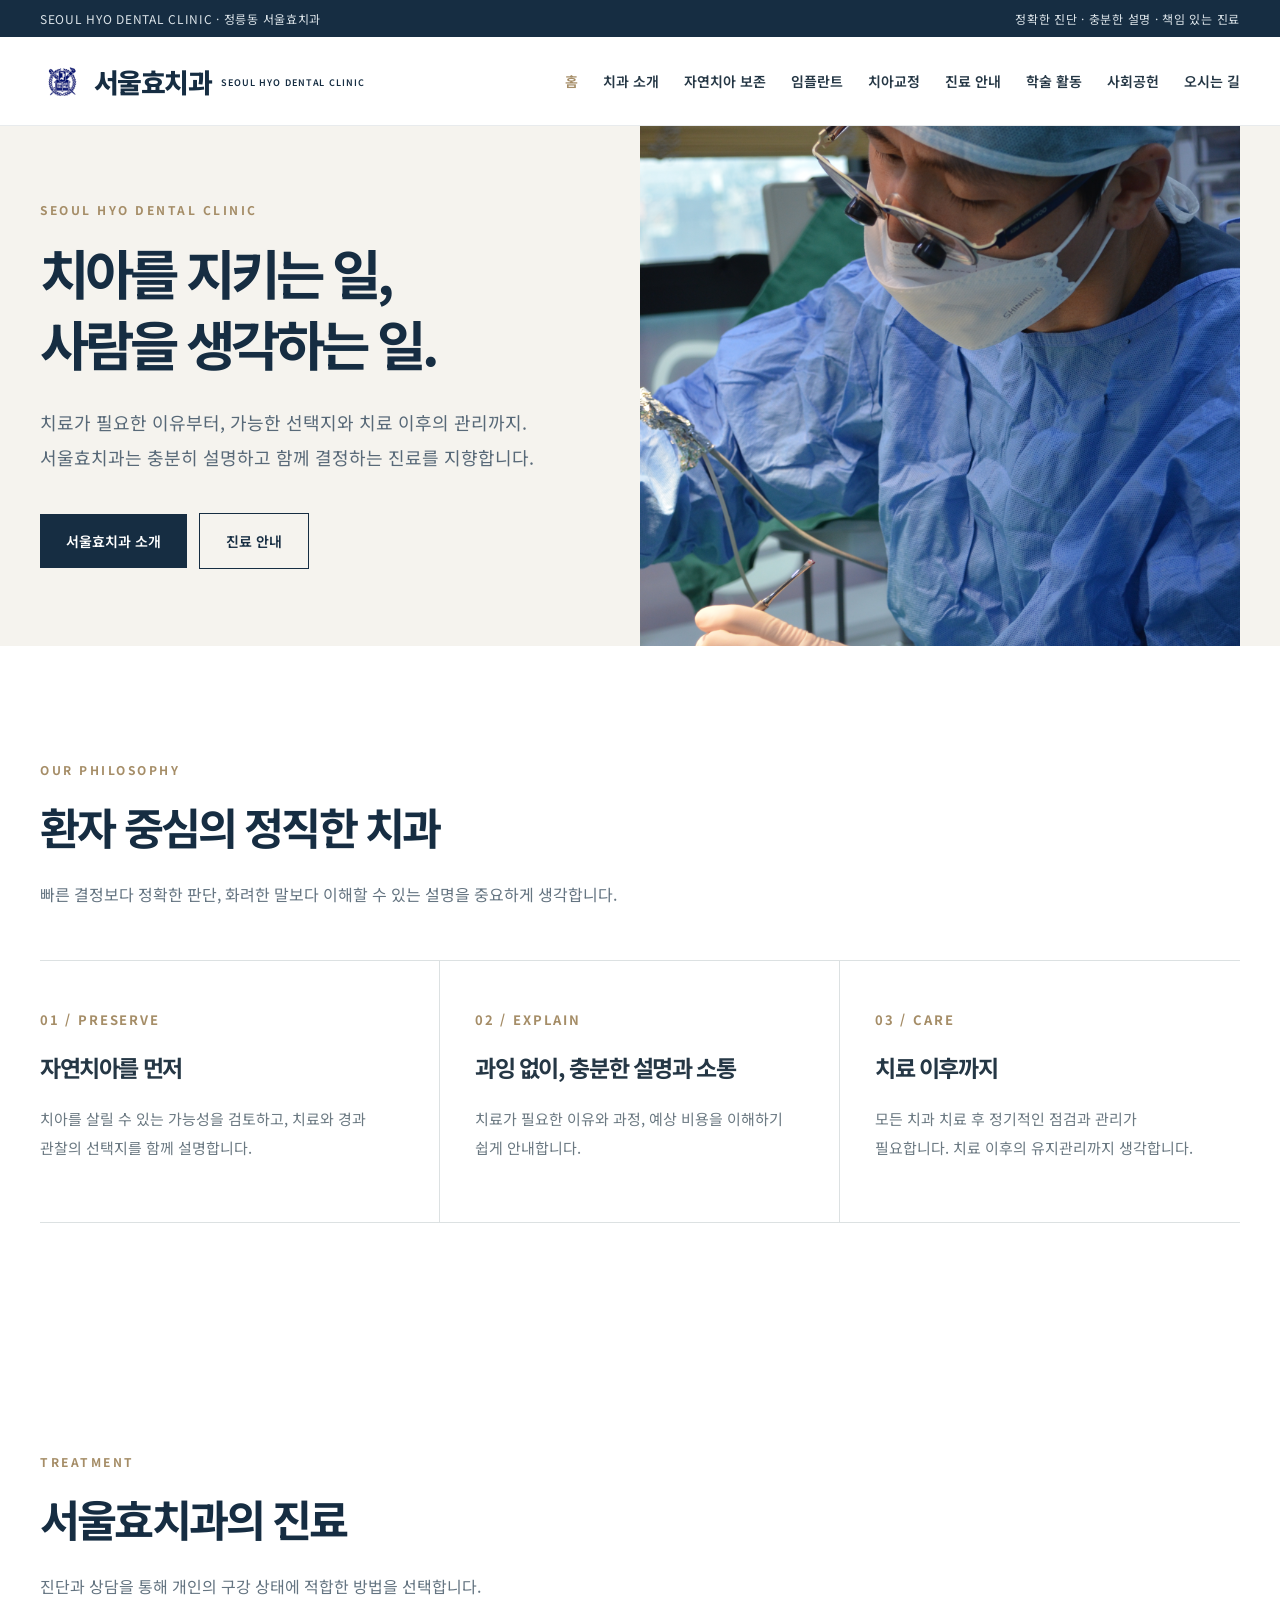
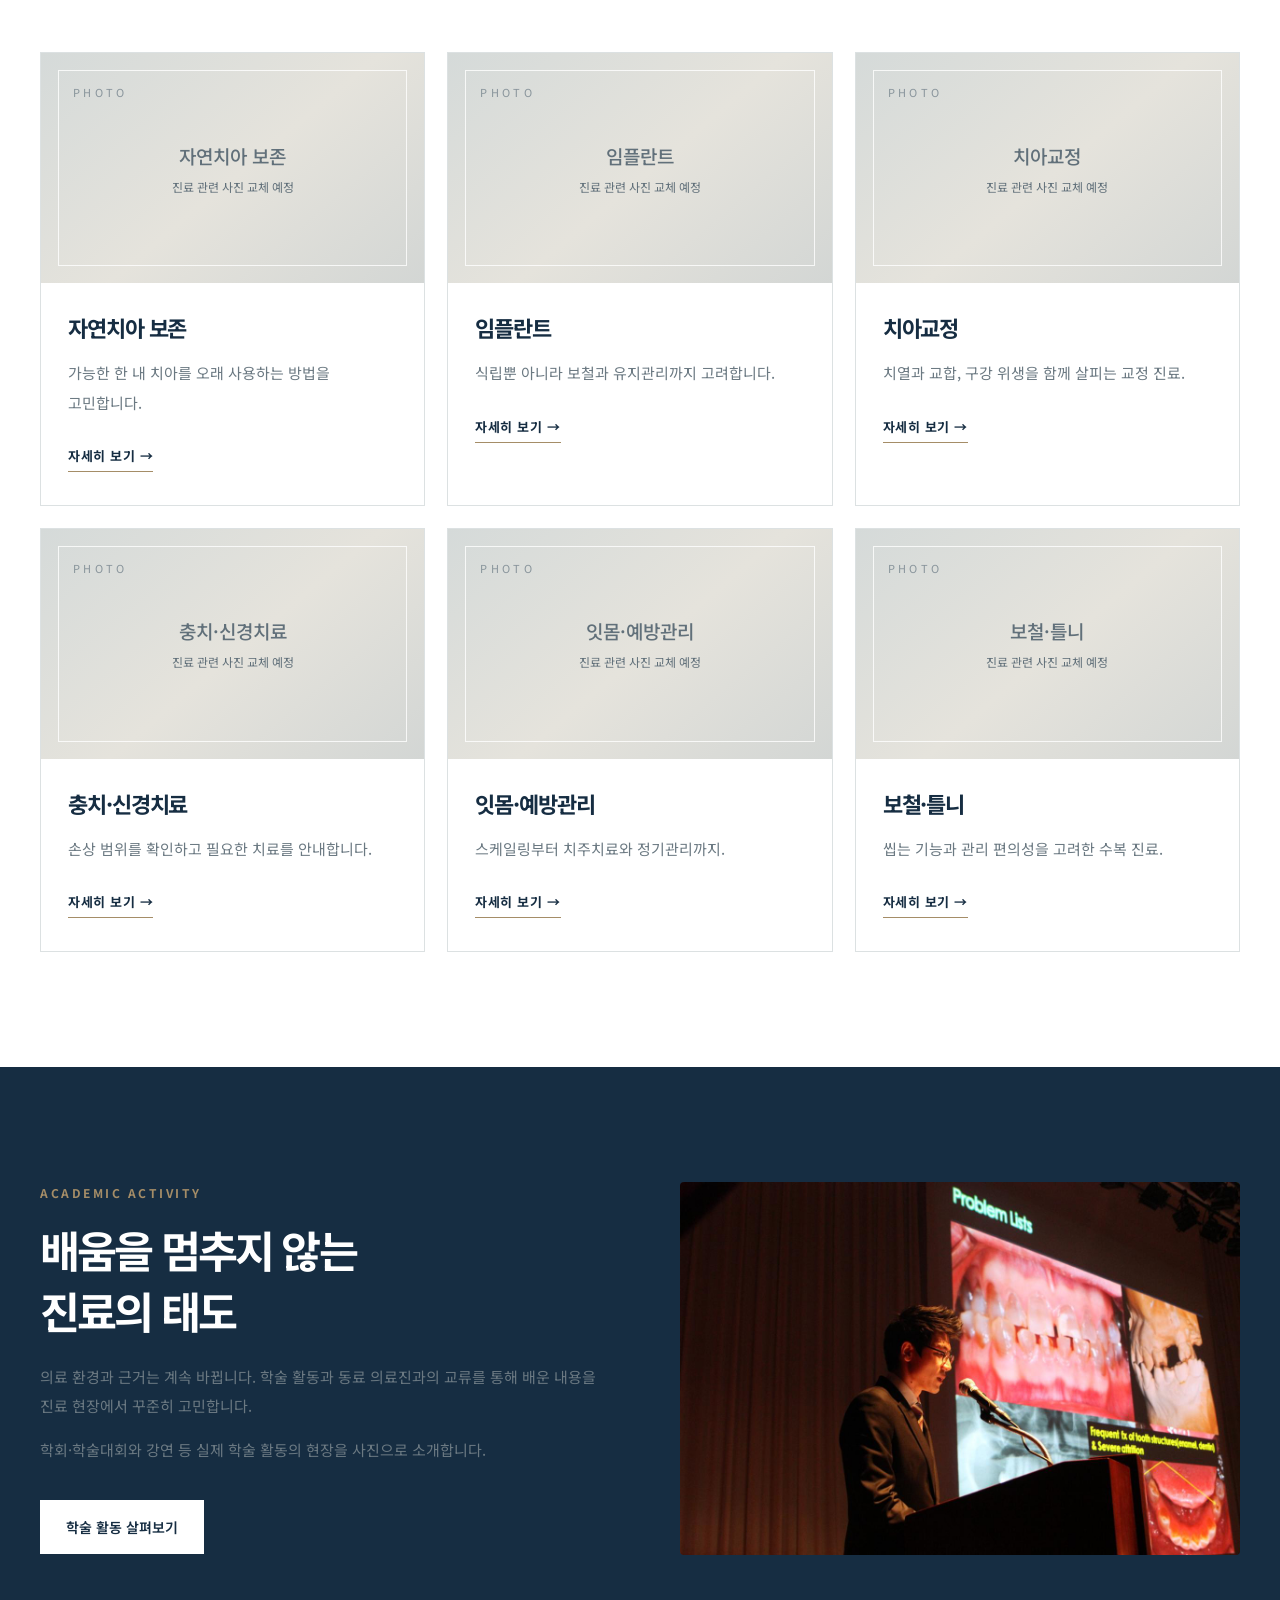
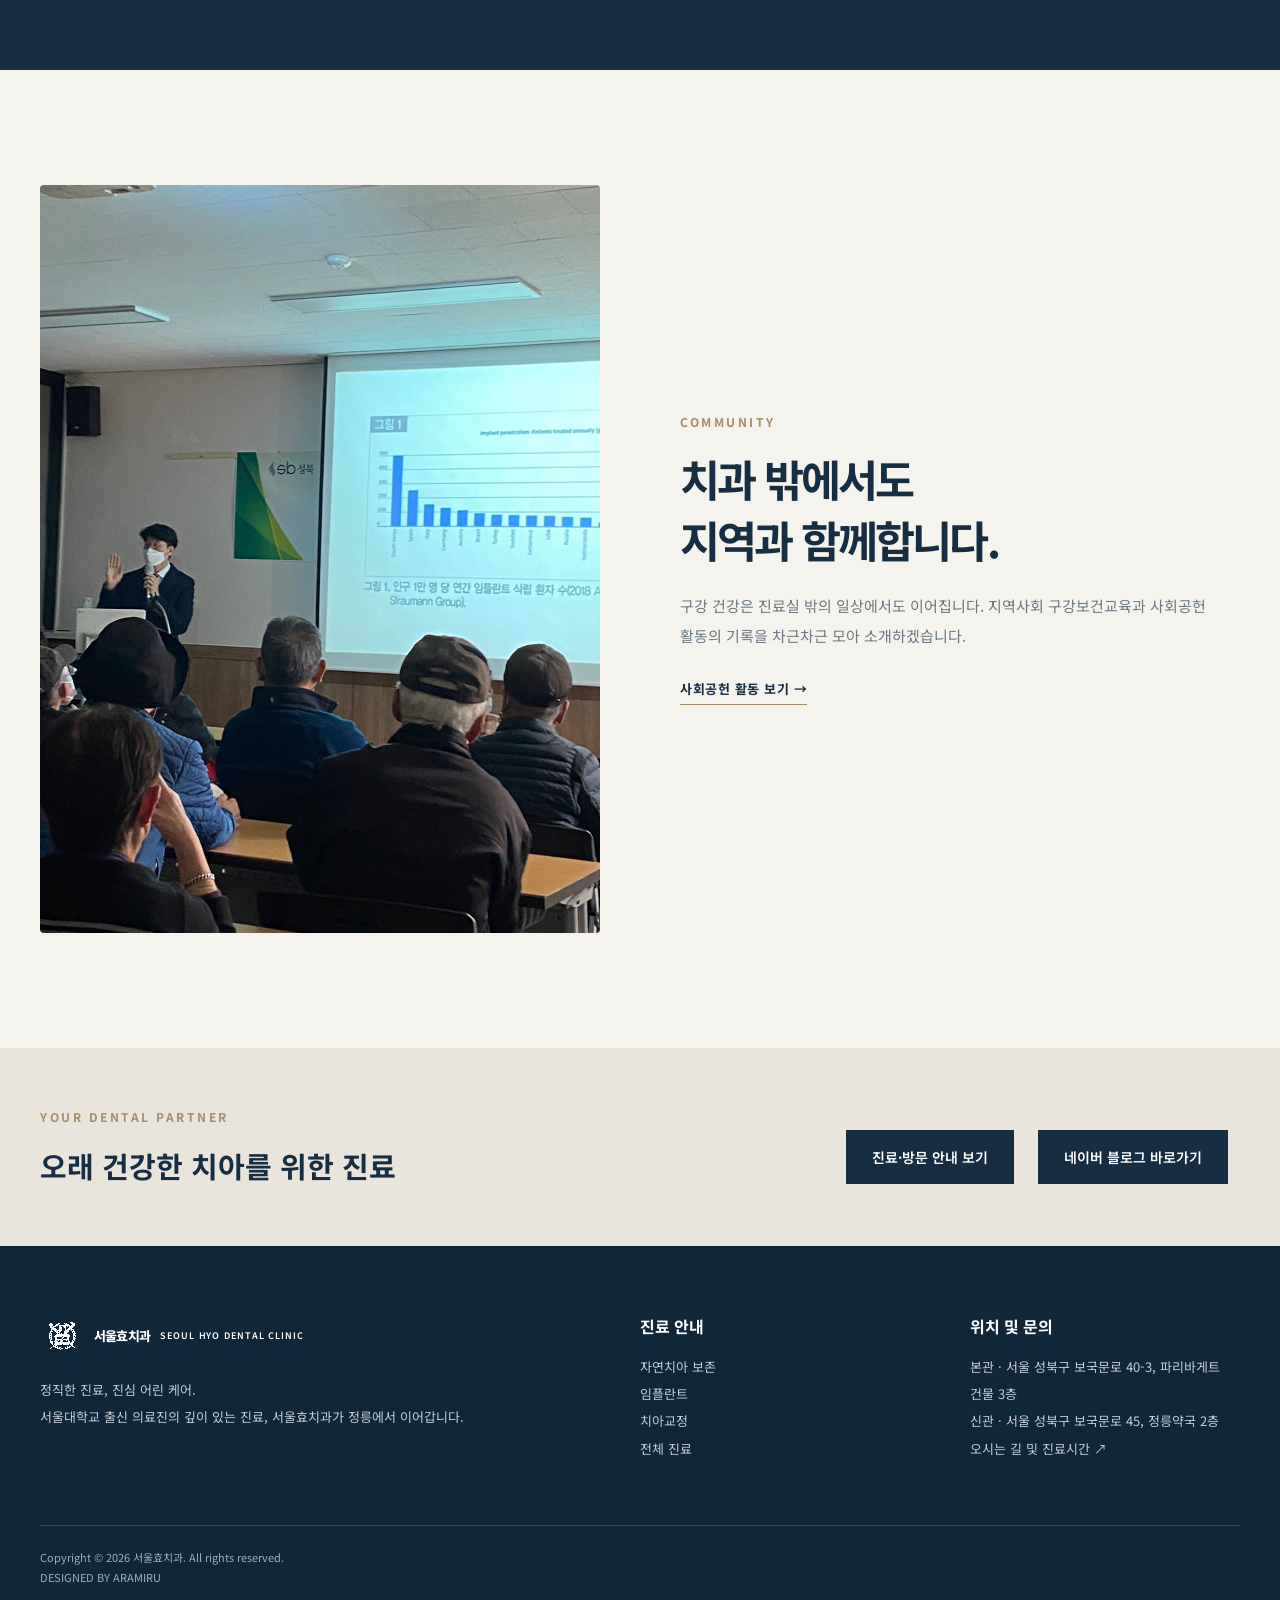
<file: index.html>
<!DOCTYPE html>
<html lang="ko">
  <head><meta charset="utf-8"/><meta content="width=device-width, initial-scale=1" name="viewport"/><meta content="#162d42" name="theme-color"/><meta content="서울 성북구 정릉동 서울효치과. 자연치아 보존, 임플란트, 치아교정, 보철 및 예방 진료 정보를 안내합니다." name="description"/><title>홈 | 서울효치과</title><link href="assets/style.css" rel="stylesheet"/>
    <script defer="" src="assets/site.js">
    </script>
  </head>
  <body>
    <div class="utility">
      <div class="wrap"><span>SEOUL HYO DENTAL CLINIC · 정릉동 서울효치과</span><span>정확한 진단 · 충분한 설명 · 책임 있는 진료</span>
      </div>
    </div>
    <header class="header">
      <div class="wrap header-in"><a class="logo" href="index.html">서울효치과<small>SEOUL HYO DENTAL CLINIC</small></a><button aria-expanded="false" aria-label="메뉴 열기" class="menu">☰</button>
        <nav aria-label="주 메뉴" class="nav"><a class="active" href="index.html">홈</a><a class="" href="about.html">치과 소개</a><a class="" href="preservation.html">자연치아 보존</a><a class="" href="implant.html">임플란트</a><a class="" href="orthodontics.html">치아교정</a><a class="" href="treatments.html">진료 안내</a><a class="" href="academic.html">학술 활동</a><a class="" href="community.html">사회공헌</a><a class="" href="visit.html">오시는 길</a>
        </nav>
      </div>
    </header>
    <main>
      <section class="hero">
        <div class="wrap hero-inner">
          <div class="hero-copy">
            <div class="eyebrow">SEOUL HYO DENTAL CLINIC</div>
            <h1>치아를 지키는 일,<br/>사람을 생각하는 일.</h1>
            <p class="lead">치료가 필요한 이유부터, 가능한 선택지와 치료 이후의 관리까지. 서울효치과는 충분히 설명하고 함께 결정하는 진료를 지향합니다.</p><a class="button" href="about.html">서울효치과 소개</a><a class="button light" href="visit.html">진료 안내</a>
          </div>
          <div class="hero-photo hero-single-photo">
            <img src="assets/images/main.JPG" alt="서울효치과 메인 대표 사진" fetchpriority="high"/>
          </div>
        </div>
      </section>
      <section class="section">
        <div class="wrap">
          <div class="section-head">
            <div class="eyebrow">OUR PHILOSOPHY</div>
            <h2>환자 중심의 정직한 치과</h2>
            <p class="desc">빠른 결정보다 정확한 판단, 화려한 말보다 이해할 수 있는 설명을 중요하게 생각합니다.</p>
          </div>
          <div class="number-grid">
            <article class="principle"><b>01 / PRESERVE</b>
              <h3>자연치아를 먼저</h3>
              <p>치아를 살릴 수 있는 가능성을 검토하고, 치료와 경과 관찰의 선택지를 함께 설명합니다.</p>
            </article>
            <article class="principle"><b>02 / EXPLAIN</b>
              <h3>과잉 없이, 충분한 설명과 소통</h3>
              <p>치료가 필요한 이유와 과정, 예상 비용을 이해하기 쉽게 안내합니다.</p>
            </article>
            <article class="principle"><b>03 / CARE</b>
              <h3>치료 이후까지</h3>
              <p>모든 치과 치료 후 정기적인 점검과 관리가 필요합니다. 치료 이후의 유지관리까지 생각합니다.</p>
            </article>
          </div>
        </div>
      </section>

      <section class="section">
        <div class="wrap">
          <div class="section-head">
            <div class="eyebrow">TREATMENT</div>
            <h2>서울효치과의 진료</h2>
            <p class="desc">진단과 상담을 통해 개인의 구강 상태에 적합한 방법을 선택합니다.</p>
          </div>
          <div class="tiles">
            <article class="tile">
              <div class="photo"><strong>자연치아 보존</strong><span>진료 관련 사진 교체 예정</span>
              </div>
              <div class="tile-copy">
                <h3>자연치아 보존</h3>
                <p>가능한 한 내 치아를 오래 사용하는 방법을 고민합니다.</p><a class="more" href="preservation.html">자세히 보기 →</a>
              </div>
            </article>
            <article class="tile">
              <div class="photo"><strong>임플란트</strong><span>진료 관련 사진 교체 예정</span>
              </div>
              <div class="tile-copy">
                <h3>임플란트</h3>
                <p>식립뿐 아니라 보철과 유지관리까지 고려합니다.</p><a class="more" href="implant.html">자세히 보기 →</a>
              </div>
            </article>
            <article class="tile">
              <div class="photo"><strong>치아교정</strong><span>진료 관련 사진 교체 예정</span>
              </div>
              <div class="tile-copy">
                <h3>치아교정</h3>
                <p>치열과 교합, 구강 위생을 함께 살피는 교정 진료.</p><a class="more" href="orthodontics.html">자세히 보기 →</a>
              </div>
            </article>
            <article class="tile">
              <div class="photo"><strong>충치·신경치료</strong><span>진료 관련 사진 교체 예정</span>
              </div>
              <div class="tile-copy">
                <h3>충치·신경치료</h3>
                <p>손상 범위를 확인하고 필요한 치료를 안내합니다.</p><a class="more" href="treatments.html">자세히 보기 →</a>
              </div>
            </article>
            <article class="tile">
              <div class="photo"><strong>잇몸·예방관리</strong><span>진료 관련 사진 교체 예정</span>
              </div>
              <div class="tile-copy">
                <h3>잇몸·예방관리</h3>
                <p>스케일링부터 치주치료와 정기관리까지.</p><a class="more" href="treatments.html">자세히 보기 →</a>
              </div>
            </article>
            <article class="tile">
              <div class="photo"><strong>보철·틀니</strong><span>진료 관련 사진 교체 예정</span>
              </div>
              <div class="tile-copy">
                <h3>보철·틀니</h3>
                <p>씹는 기능과 관리 편의성을 고려한 수복 진료.</p><a class="more" href="treatments.html">자세히 보기 →</a>
              </div>
            </article>
          </div>
        </div>
      </section>
      <section class="section dark">
        <div class="wrap">
          <div class="split">
            <div class="copy">
              <div class="eyebrow">ACADEMIC ACTIVITY</div>
              <h2>배움을 멈추지 않는<br/>진료의 태도</h2>
              <p>의료 환경과 근거는 계속 바뀝니다. 학술 활동과 동료 의료진과의 교류를 통해 배운 내용을 진료 현장에서 꾸준히 고민합니다.</p>
              <p>학회·학술대회와 강연 등 실제 학술 활동의 현장을 사진으로 소개합니다.</p><a class="button white" href="academic.html">학술 활동 살펴보기</a>
            </div>
            <div class="home-activity-photo"><img src="assets/images/seoul-hyo-dental-academic-lecture.jpg" alt="서울효치과 의료진의 치과 학술 강연 발표 현장" loading="lazy"/></div>
          </div>
        </div>
      </section>
      <section class="section alt">
        <div class="wrap">
          <div class="split">
            <div class="home-activity-photo"><img src="assets/images/2022%20%EC%A3%BC%EB%AF%BC%EC%84%BC%ED%84%B0%20%EA%B1%B4%EA%B0%95%EA%B0%95%EC%97%B0.jpg" alt="서울효치과 지역사회 주민센터 구강건강 교육 현장" loading="lazy"/></div>
            <div class="copy">
              <div class="eyebrow">COMMUNITY</div>
              <h2>치과 밖에서도<br/>지역과 함께합니다.</h2>
              <p>구강 건강은 진료실 밖의 일상에서도 이어집니다. 지역사회 구강보건교육과 사회공헌 활동의 기록을 차근차근 모아 소개하겠습니다.</p><a class="more" href="community.html">사회공헌 활동 보기 →</a>
            </div>
          </div>
        </div>
      </section>
    </main>
    <section class="ribbon">
      <div class="wrap">
        <div>
          <div class="eyebrow">YOUR DENTAL PARTNER</div>
          <h2>오래 건강한 치아를 위한 진료</h2>
        </div><div style="display:flex;gap:12px;flex-wrap:wrap;align-items:center"><a class="button" href="visit.html">진료·방문 안내 보기</a><a class="button" href="https://blog.naver.com/seoulhyodental" target="_blank" rel="noopener noreferrer">네이버 블로그 바로가기</a></div>
      </div>
    </section>
    <footer class="footer">
      <div class="wrap">
        <div class="footer-top">
          <div><a class="logo" href="index.html">서울효치과<small>SEOUL HYO DENTAL CLINIC</small></a>
            <p>정직한 진료, 진심 어린 케어.<br/>서울대학교 출신 의료진의 깊이 있는 진료, 서울효치과가 정릉에서 이어갑니다.</p>
          </div>
          <div>
            <h4>진료 안내</h4>
            <p><a href="preservation.html">자연치아 보존</a><br/><a href="implant.html">임플란트</a><br/><a href="orthodontics.html">치아교정</a><br/><a href="treatments.html">전체 진료</a>
            </p>
          </div>
          <div>
            <h4>위치 및 문의</h4>
            <p>본관 · 서울 성북구 보국문로 40-3, 파리바게트 건물 3층<br/>신관 · 서울 성북구 보국문로 45, 정릉약국 2층<br/><a href="visit.html">오시는 길 및 진료시간 ↗</a>
          </p>
        </div>
      </div>
      <div class="foot-bottom">Copyright © 2026 서울효치과. All rights reserved.<br/>DESIGNED BY ARAMIRU</div>
    </div>
  </footer>
</body>
</html>
</file>
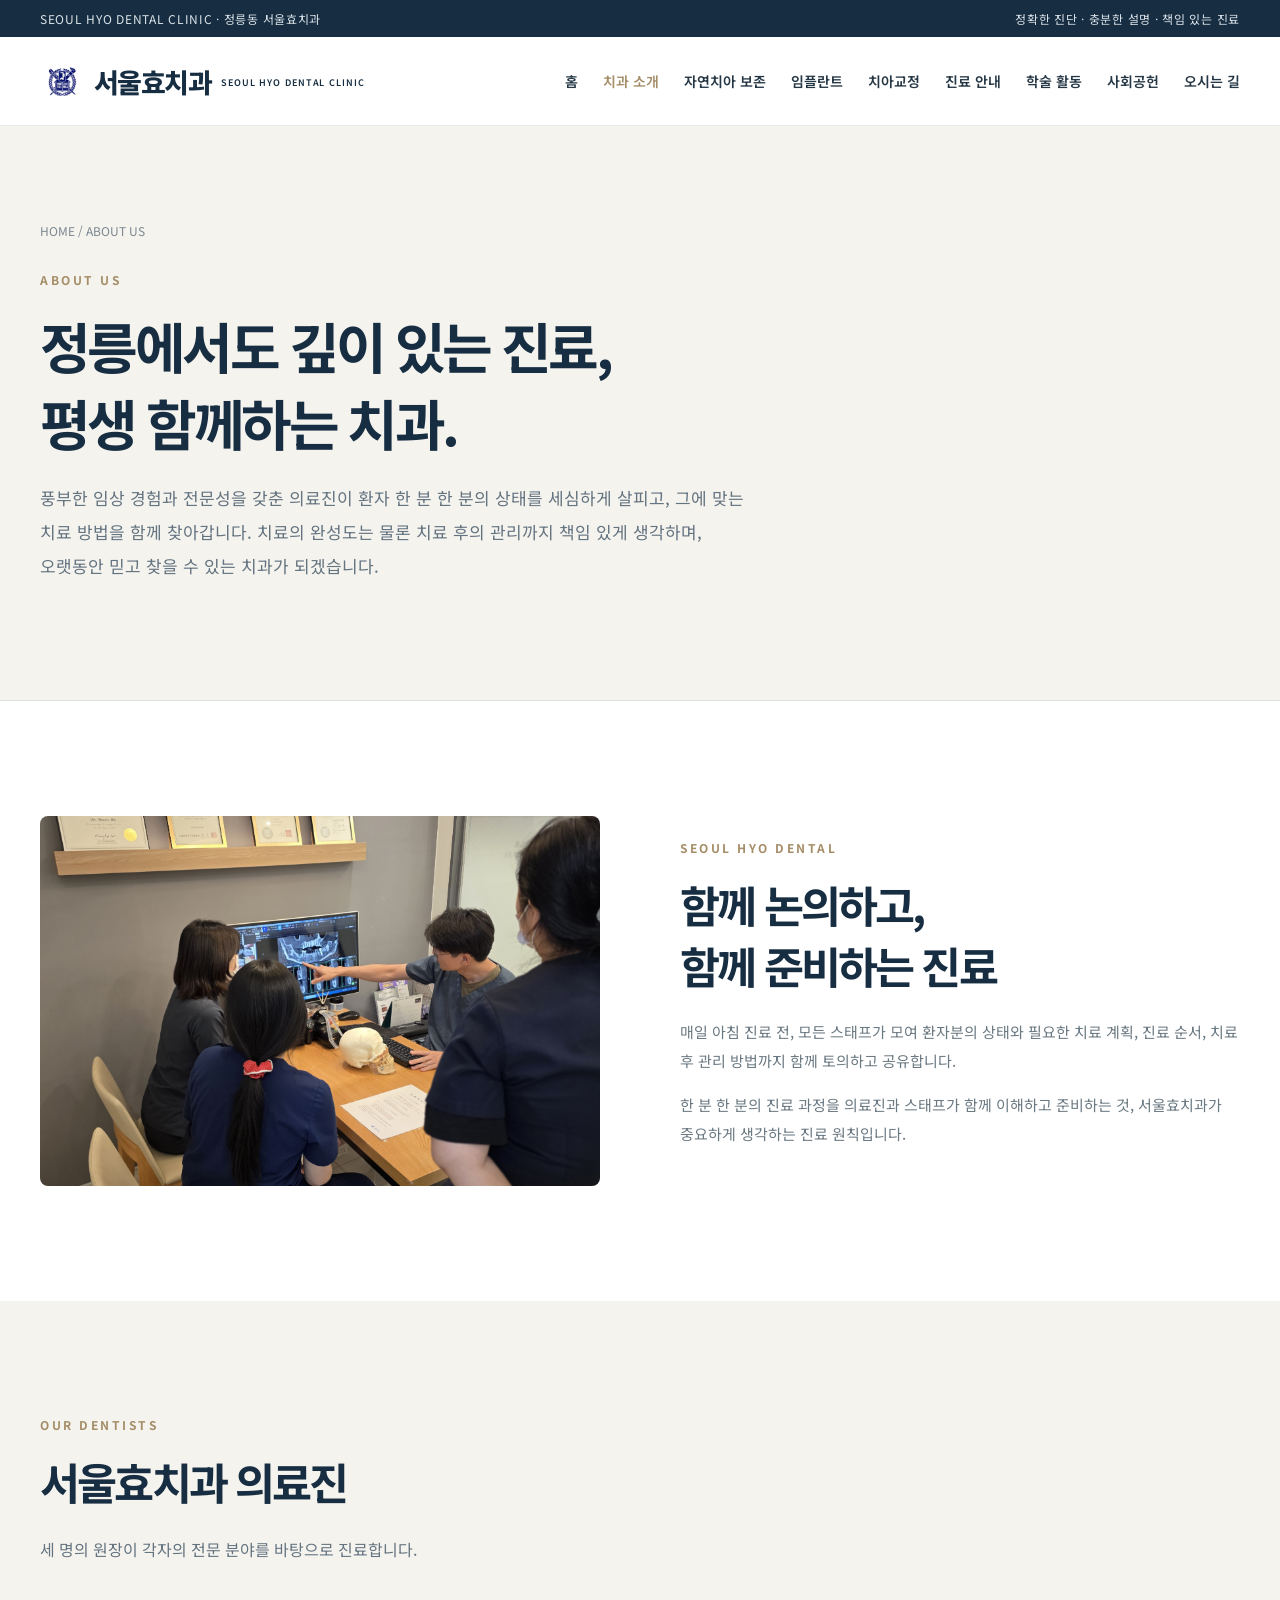
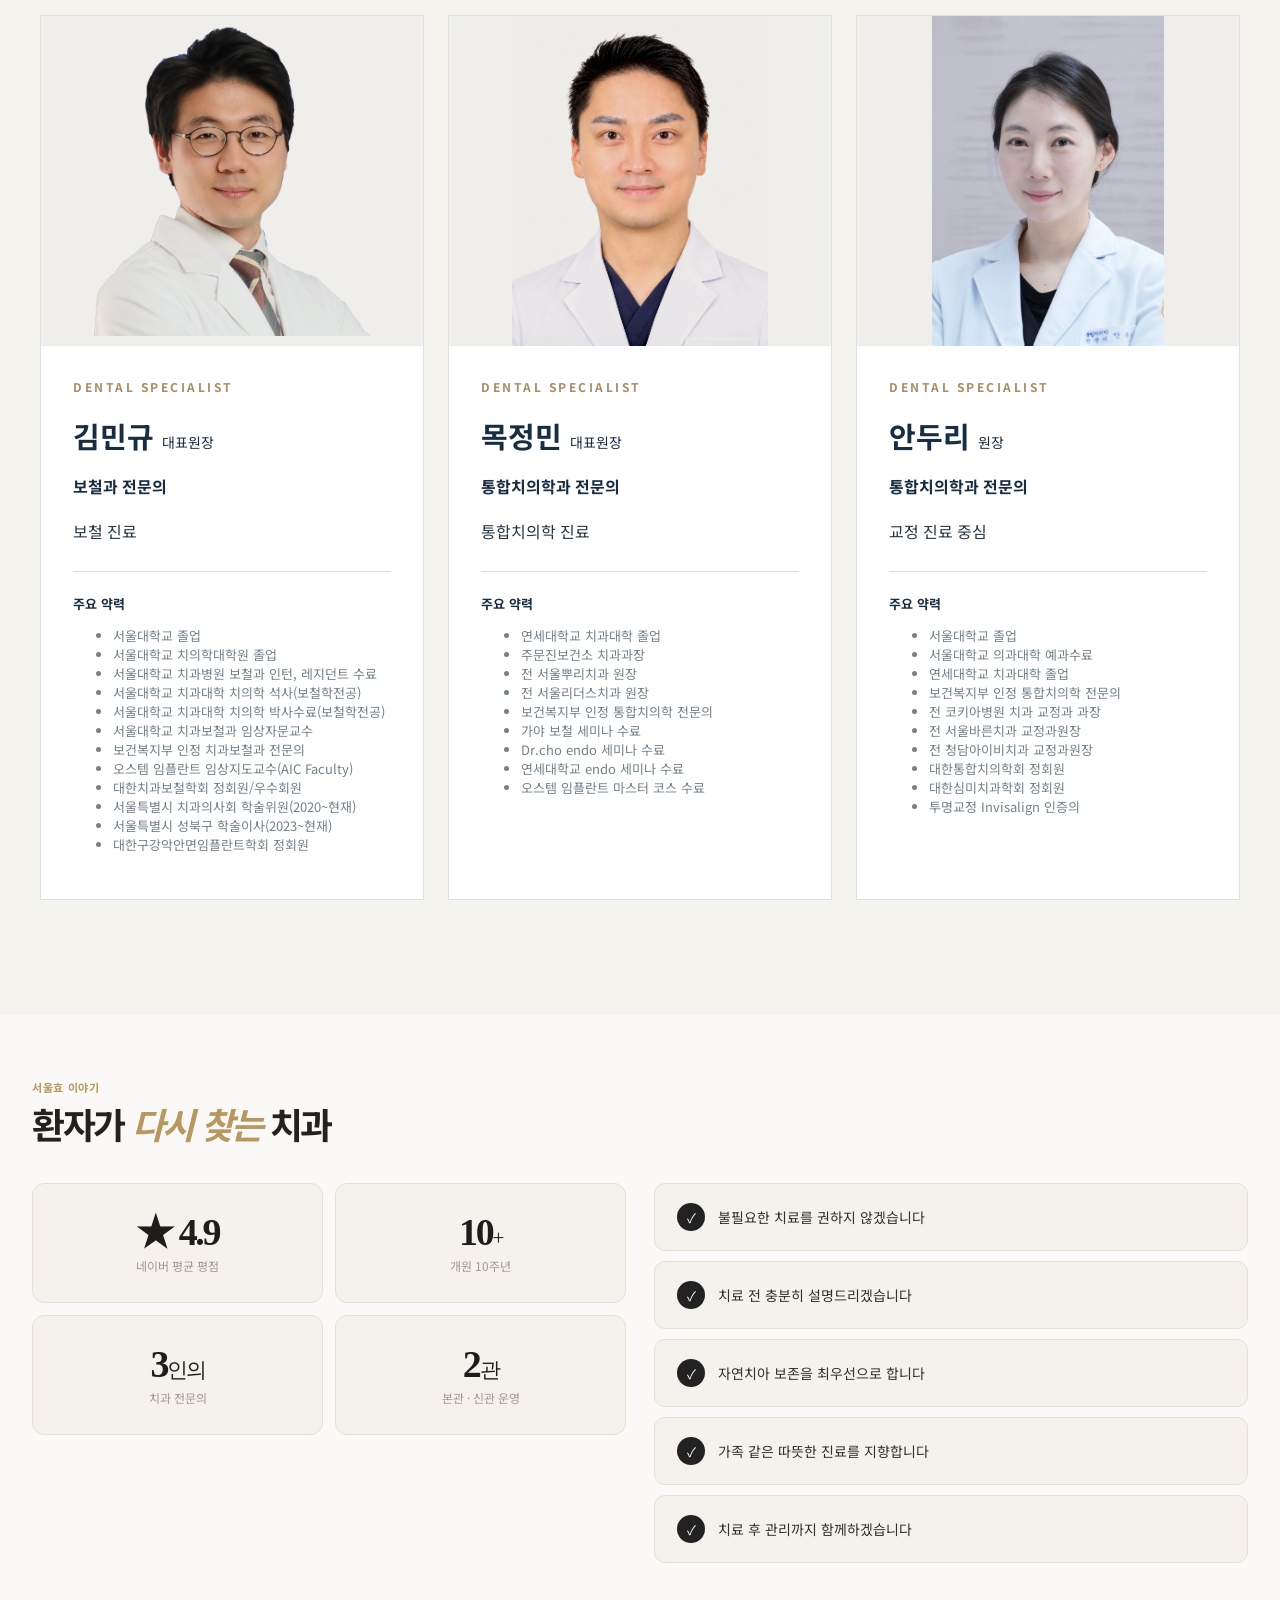
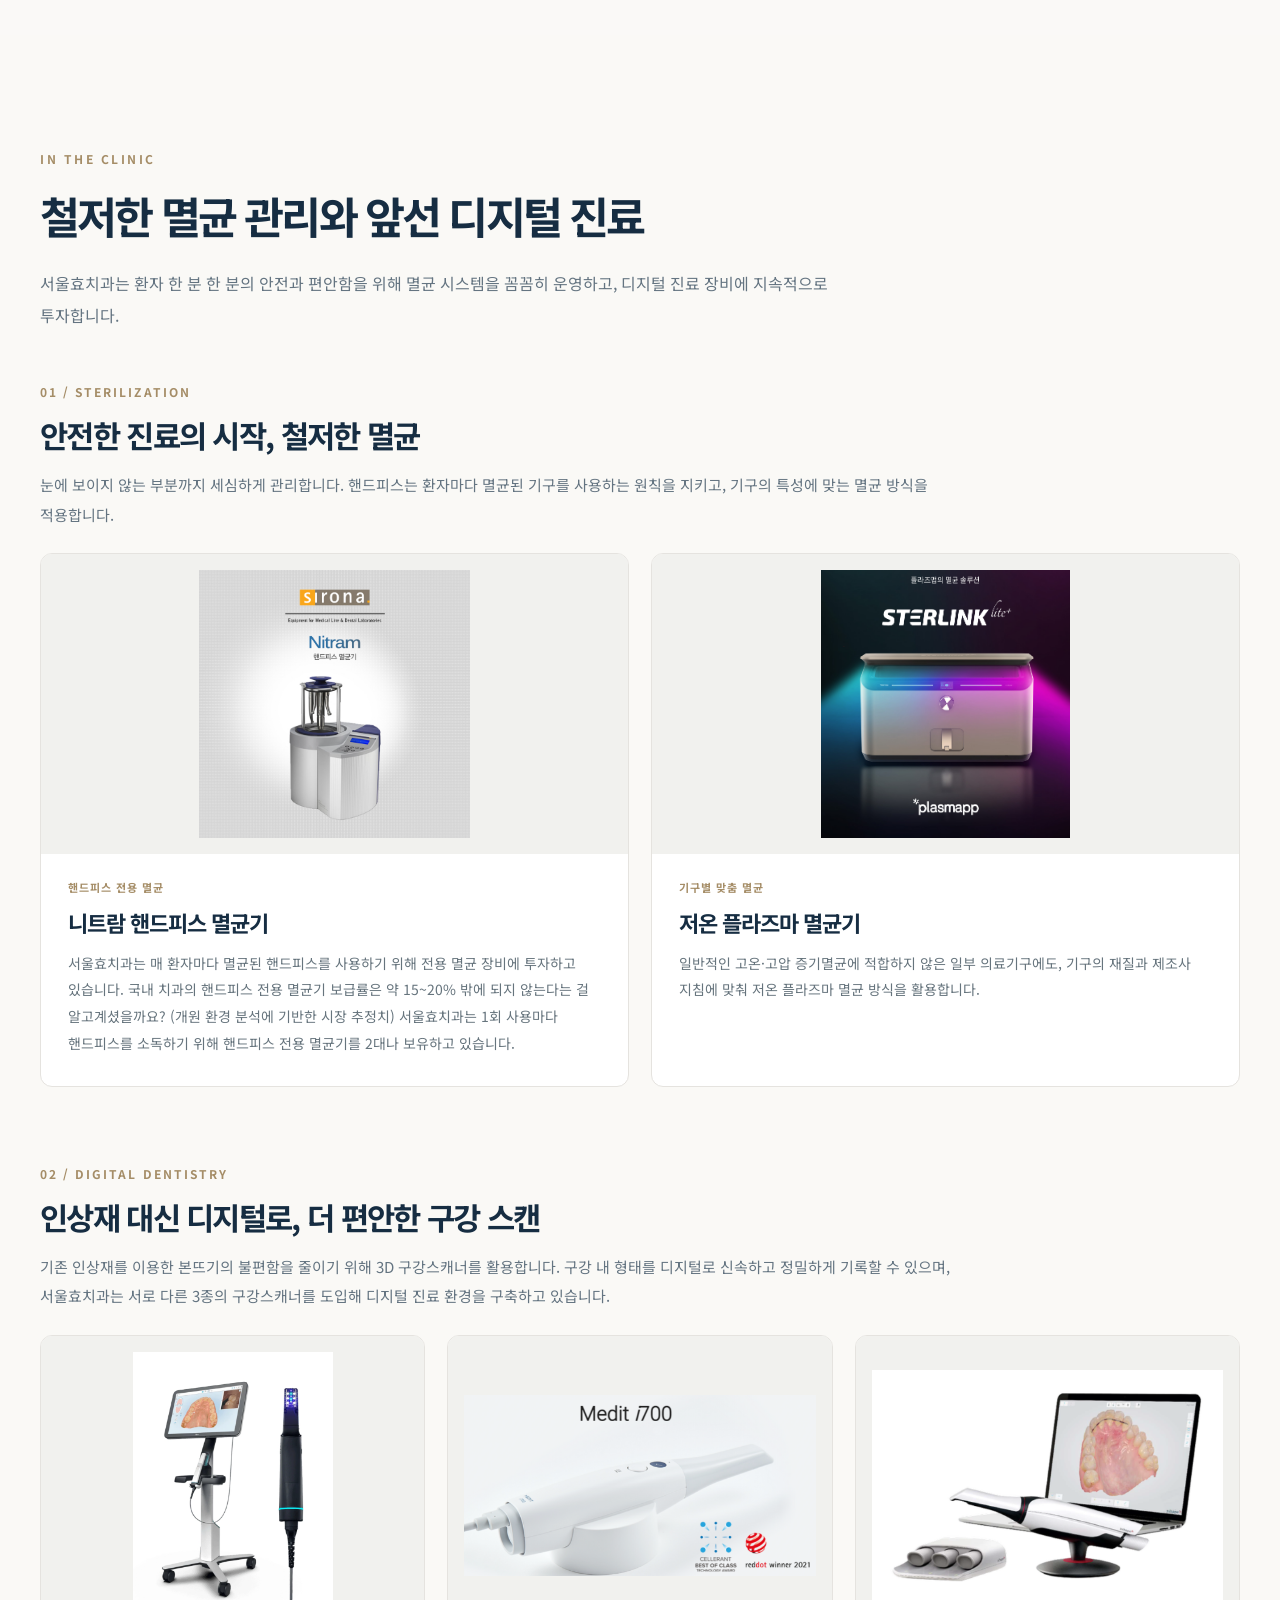
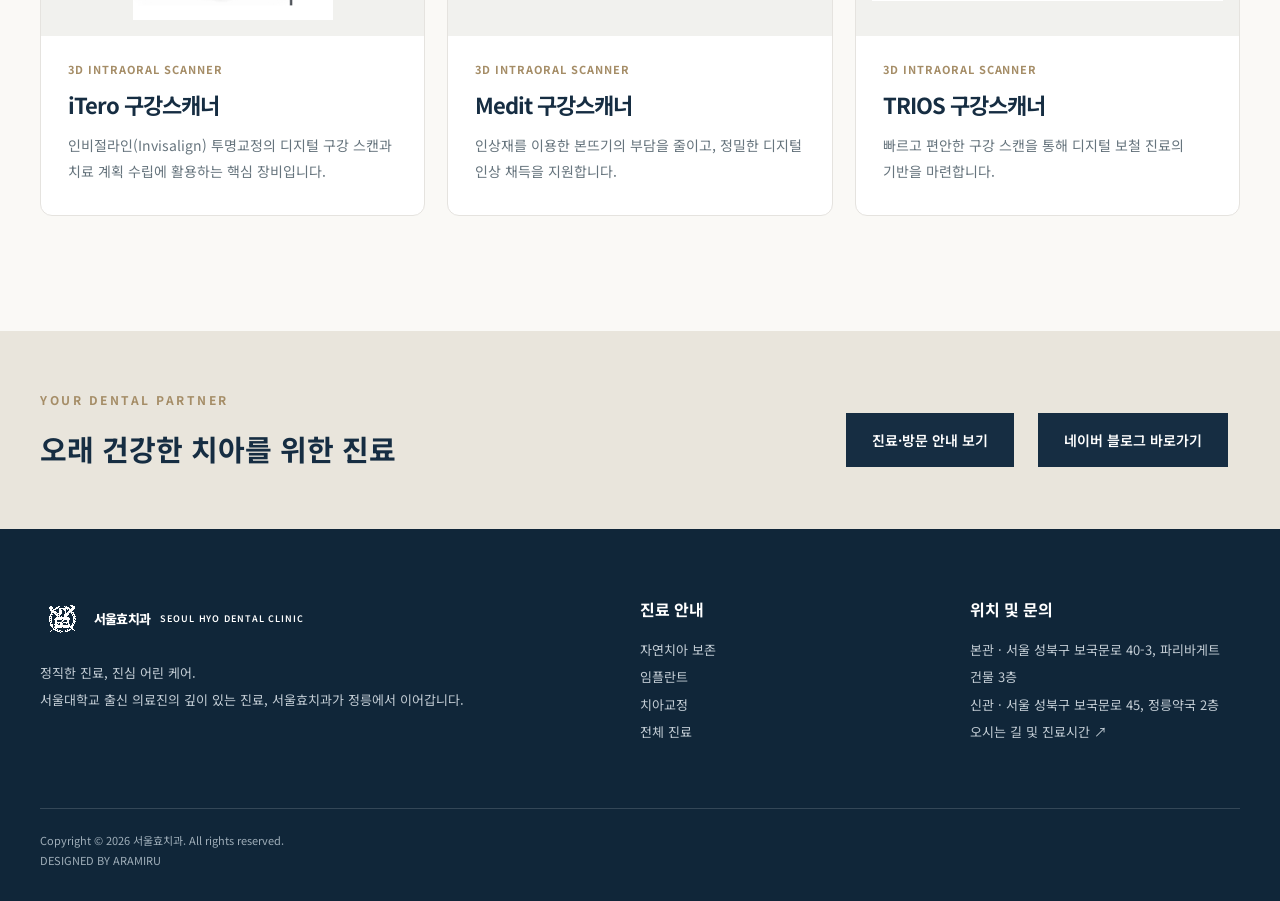
<file: about.html>
<!DOCTYPE html>
<html lang="ko">
  <head><meta charset="utf-8"/><meta content="width=device-width, initial-scale=1" name="viewport"/><meta content="#162d42" name="theme-color"/><meta content="서울 성북구 정릉동 서울효치과. 자연치아 보존, 임플란트, 치아교정, 보철 및 예방 진료 정보를 안내합니다." name="description"/><title>ABOUT US | 서울효치과</title><link href="assets/style.css" rel="stylesheet"/>
    <script defer="" src="assets/site.js">
    </script>
  </head>
  <body>
    <div class="utility">
      <div class="wrap"><span>SEOUL HYO DENTAL CLINIC · 정릉동 서울효치과</span><span>정확한 진단 · 충분한 설명 · 책임 있는 진료</span>
      </div>
    </div>
    <header class="header">
      <div class="wrap header-in"><a class="logo" href="index.html">서울효치과<small>SEOUL HYO DENTAL CLINIC</small></a><button aria-expanded="false" aria-label="메뉴 열기" class="menu">☰</button>
        <nav aria-label="주 메뉴" class="nav"><a class="" href="index.html">홈</a><a class="active" href="about.html">치과 소개</a><a class="" href="preservation.html">자연치아 보존</a><a class="" href="implant.html">임플란트</a><a class="" href="orthodontics.html">치아교정</a><a class="" href="treatments.html">진료 안내</a><a class="" href="academic.html">학술 활동</a><a class="" href="community.html">사회공헌</a><a class="" href="visit.html">오시는 길</a>
        </nav>
      </div>
    </header>
    <main>
      <section class="page-hero">
        <div class="wrap">
          <div class="crumb">HOME / ABOUT US</div>
          <div class="eyebrow">ABOUT US</div>
          <h1 class="page-title">정릉에서도 깊이 있는 진료,<br/>평생 함께하는 치과.</h1>
          <p>풍부한 임상 경험과 전문성을 갖춘 의료진이 환자 한 분 한 분의 상태를 세심하게 살피고, 그에 맞는 치료 방법을 함께 찾아갑니다. 치료의 완성도는 물론 치료 후의 관리까지 책임 있게 생각하며, 오랫동안 믿고 찾을 수 있는 치과가 되겠습니다.</p>
        </div>
      </section>
      <section class="section">
        <div class="wrap">
          <div class="split">
            <div class="about-team-photo">
              <img src="assets/images/seoul-hyo-dental-morning-treatment-planning-meeting.jpg" alt="서울효치과 의료진과 스태프가 아침 진료 전 환자 상태와 치료 계획을 함께 논의하는 모습" loading="lazy"/>
            </div>
            <div class="copy">
              <div class="eyebrow">SEOUL HYO DENTAL</div>
              <h2>함께 논의하고,<br/>함께 준비하는 진료</h2>
              <p>매일 아침 진료 전, 모든 스태프가 모여 환자분의 상태와 필요한 치료 계획, 진료 순서, 치료 후 관리 방법까지 함께 토의하고 공유합니다.</p>
              <p>한 분 한 분의 진료 과정을 의료진과 스태프가 함께 이해하고 준비하는 것, 서울효치과가 중요하게 생각하는 진료 원칙입니다.</p>
            </div>
          </div>
        </div>
      </section>
      <section class="section alt" id="doctors">
        <div class="wrap">
          <div class="section-head">
            <div class="eyebrow">OUR DENTISTS</div>
            <h2>서울효치과 의료진</h2>
            <p class="desc">세 명의 원장이 각자의 전문 분야를 바탕으로 진료합니다.</p>
          </div>
          <div class="doctor-grid">
            <article class="doctor-card">
              <div class="doctor-photo doctor-photo-kim"><img src="assets/images/%EA%B9%80%EB%AF%BC%EA%B7%9C%20%EC%9B%90%EC%9E%A5%202.png" alt="김민규 대표원장 프로필 사진" style="width:100%;height:100%;object-fit:contain;object-position:center center;display:block">
              </div>
              <div class="doctor-copy">
                <div class="eyebrow">DENTAL SPECIALIST</div>
                <h3>김민규 <small>대표원장</small>
                </h3>
                <p class="doctor-specialty">보철과 전문의</p>
                <p>보철 진료</p>
                <div class="doctor-bio"><strong>주요 약력</strong>
                  <ul>
                    <li>서울대학교 졸업</li>
                    <li>서울대학교 치의학대학원 졸업</li>
                    <li>서울대학교 치과병원 보철과 인턴, 레지던트 수료</li>
                    <li>서울대학교 치과대학 치의학 석사(보철학전공)</li>
                    <li>서울대학교 치과대학 치의학 박사수료(보철학전공)</li>
                    <li>서울대학교 치과보철과 임상자문교수</li>
                    <li>보건복지부 인정 치과보철과 전문의</li>
                    <li>오스템 임플란트 임상지도교수(AIC Faculty)</li>
                    <li>대한치과보철학회 정회원/우수회원</li>
                    <li>서울특별시 치과의사회 학술위원(2020~현재)</li>
                    <li>서울특별시 성북구 학술이사(2023~현재)</li>
                    <li>대한구강악안면임플란트학회 정회원</li>
                  </ul>
                </div>
              </div>
            </article>
            <article class="doctor-card">
              <div class="doctor-photo doctor-photo-mok"><img src="assets/images/doctor-mok.png" alt="목정민 대표원장 프로필 사진" style="width:100%;height:100%;object-fit:contain;object-position:center center;display:block">
              </div>
              <div class="doctor-copy">
                <div class="eyebrow">DENTAL SPECIALIST</div>
                <h3>목정민 <small>대표원장</small>
                </h3>
                <p class="doctor-specialty">통합치의학과 전문의</p>
                <p>통합치의학 진료</p>
                <div class="doctor-bio"><strong>주요 약력</strong>
                  <ul>
                    <li>연세대학교 치과대학 졸업</li>
                    <li>주문진보건소 치과과장</li>
                    <li>전 서울뿌리치과 원장</li>
                    <li>전 서울리더스치과 원장</li>
                    <li>보건복지부 인정 통합치의학 전문의</li>
                    <li>가야 보철 세미나 수료</li>
                    <li>Dr.cho endo 세미나 수료</li>
                    <li>연세대학교 endo 세미나 수료</li>
                    <li>오스템 임플란트 마스터 코스 수료</li>
                  </ul>
                </div>
              </div>
            </article>
            <article class="doctor-card">
              <div class="doctor-photo doctor-photo-ahn"><img src="assets/images/%EC%95%88%EB%91%90%EB%A6%AC%20%EC%9B%90%EC%9E%A5%202.jpg" alt="안두리 원장 프로필 사진" style="width:100%;height:100%;object-fit:contain;object-position:center center;display:block">
              </div>
              <div class="doctor-copy">
                <div class="eyebrow">DENTAL SPECIALIST</div>
                <h3>안두리 <small>원장</small>
                </h3>
                <p class="doctor-specialty">통합치의학과 전문의</p>
                <p>교정 진료 중심</p>
                <div class="doctor-bio"><strong>주요 약력</strong>
                  <ul>
                    <li>서울대학교 졸업</li>
                    <li>서울대학교 의과대학 예과수료</li>
                    <li>연세대학교 치과대학 졸업</li>
                    <li>보건복지부 인정 통합치의학 전문의</li>
                    <li>전 코키아병원 치과 교정과 과장</li>
                    <li>전 서울바른치과 교정과원장</li>
                    <li>전 청담아이비치과 교정과원장</li>
                    <li>대한통합치의학회 정회원</li>
                    <li>대한심미치과학회 정회원</li>
                    <li>투명교정 Invisalign 인증의</li>
                  </ul>
                </div>
              </div>
            </article>
          </div>
        </div>
      </section>
      <section class="section trust-section">
        <div class="wrap">
          <div class="eyebrow">서울효 이야기</div>
          <h2 class="trust-title">환자가 <em>다시 찾는</em> 치과</h2>
          <div class="trust-layout">
            <div class="trust-stats">
              <div class="trust-stat"><strong>★ 4.9</strong><span>네이버 평균 평점</span>
              </div>
              <div class="trust-stat"><strong>10<small>+</small></strong><span>개원 10주년</span>
              </div>
              <div class="trust-stat"><strong>3<small>인의</small></strong><span>치과 전문의</span>
              </div>
              <div class="trust-stat"><strong>2<small>관</small></strong><span>본관 · 신관 운영</span>
              </div>
              
            </div>
            <div class="trust-promises">
              <div><span class="trust-check">✓</span>불필요한 치료를 권하지 않겠습니다</div>
                <div><span class="trust-check">✓</span>치료 전 충분히 설명드리겠습니다</div>
                  <div><span class="trust-check">✓</span>자연치아 보존을 최우선으로 합니다</div>
                    <div><span class="trust-check">✓</span>가족 같은 따뜻한 진료를 지향합니다</div>
                      <div><span class="trust-check">✓</span>치료 후 관리까지 함께하겠습니다</div>
                      </div>
                    </div>
                  </div>
                </section>
                <section class="section clinic-tech-section">
                  <div class="wrap">
                    <div class="section-head">
                      <div class="eyebrow">IN THE CLINIC</div>
                      <h2>철저한 멸균 관리와 앞선 디지털 진료</h2>
                      <p class="desc">서울효치과는 환자 한 분 한 분의 안전과 편안함을 위해 멸균 시스템을 꼼꼼히 운영하고, 디지털 진료 장비에 지속적으로 투자합니다.</p>
                    </div>
                    <div class="clinic-tech-heading">
                      <span class="clinic-tech-number">01 / STERILIZATION</span>
                      <h3>안전한 진료의 시작, 철저한 멸균</h3>
                      <p>눈에 보이지 않는 부분까지 세심하게 관리합니다. 핸드피스는 환자마다 멸균된 기구를 사용하는 원칙을 지키고, 기구의 특성에 맞는 멸균 방식을 적용합니다.</p>
                    </div>
                    <div class="clinic-tech-grid clinic-tech-grid-two">
                      <article class="clinic-tech-card">
                        <div class="clinic-tech-image"><img src="assets/images/seoul-hyo-dental-nitram-handpiece-sterilizer.png" alt="서울효치과 니트람 핸드피스 전용 멸균기" loading="lazy"/></div>
                        <div class="clinic-tech-copy"><span class="clinic-tech-tag">핸드피스 전용 멸균</span><h4>니트람 핸드피스 멸균기</h4><p>서울효치과는 매 환자마다 멸균된 핸드피스를 사용하기 위해 전용 멸균 장비에 투자하고 있습니다. 국내 치과의 핸드피스 전용 멸균기 보급률은 약 15~20% 밖에 되지 않는다는 걸 알고계셨을까요? (개원 환경 분석에 기반한 시장 추정치) 서울효치과는 1회 사용마다 핸드피스를 소독하기 위해 핸드피스 전용 멸균기를 2대나 보유하고 있습니다.</p></div>
                      </article>
                      <article class="clinic-tech-card">
                        <div class="clinic-tech-image"><img src="assets/images/seoul-hyo-dental-plasma-sterilizer.png" alt="서울효치과 저온 플라즈마 멸균 장비" loading="lazy"/></div>
                        <div class="clinic-tech-copy"><span class="clinic-tech-tag">기구별 맞춤 멸균</span><h4>저온 플라즈마 멸균기</h4><p>일반적인 고온·고압 증기멸균에 적합하지 않은 일부 의료기구에도, 기구의 재질과 제조사 지침에 맞춰 저온 플라즈마 멸균 방식을 활용합니다.</p></div>
                      </article>
                    </div>
                    <div class="clinic-tech-heading clinic-tech-heading-second">
                      <span class="clinic-tech-number">02 / DIGITAL DENTISTRY</span>
                      <h3>인상재 대신 디지털로, 더 편안한 구강 스캔</h3>
                      <p>기존 인상재를 이용한 본뜨기의 불편함을 줄이기 위해 3D 구강스캐너를 활용합니다. 구강 내 형태를 디지털로 신속하고 정밀하게 기록할 수 있으며, 서울효치과는 서로 다른 3종의 구강스캐너를 도입해 디지털 진료 환경을 구축하고 있습니다.</p>
                    </div>
                    <div class="clinic-tech-grid clinic-tech-grid-three">
                      <article class="clinic-tech-card">
                        <div class="clinic-tech-image"><img src="assets/images/seoul-hyo-dental-itero-intraoral-scanner.png" alt="서울효치과 iTero 3D 구강스캐너" loading="lazy"/></div>
                        <div class="clinic-tech-copy"><span class="clinic-tech-tag">3D INTRAORAL SCANNER</span><h4>iTero 구강스캐너</h4><p>인비절라인(Invisalign) 투명교정의 디지털 구강 스캔과 치료 계획 수립에 활용하는 핵심 장비입니다.</p></div>
                      </article>
                      <article class="clinic-tech-card">
                        <div class="clinic-tech-image"><img src="assets/images/seoul-hyo-dental-medit-intraoral-scanner.png" alt="서울효치과 Medit 3D 구강스캐너" loading="lazy"/></div>
                        <div class="clinic-tech-copy"><span class="clinic-tech-tag">3D INTRAORAL SCANNER</span><h4>Medit 구강스캐너</h4><p>인상재를 이용한 본뜨기의 부담을 줄이고, 정밀한 디지털 인상 채득을 지원합니다.</p></div>
                      </article>
                      <article class="clinic-tech-card">
                        <div class="clinic-tech-image"><img src="assets/images/seoul-hyo-dental-trios-intraoral-scanner.png" alt="서울효치과 TRIOS 3D 구강스캐너" loading="lazy"/></div>
                        <div class="clinic-tech-copy"><span class="clinic-tech-tag">3D INTRAORAL SCANNER</span><h4>TRIOS 구강스캐너</h4><p>빠르고 편안한 구강 스캔을 통해 디지털 보철 진료의 기반을 마련합니다.</p></div>
                      </article>
                    </div>
                  </div>
                </section>
              </main>
              <section class="ribbon">
                <div class="wrap">
                  <div>
                    <div class="eyebrow">YOUR DENTAL PARTNER</div>
                    <h2>오래 건강한 치아를 위한 진료</h2>
                  </div><div style="display:flex;gap:12px;flex-wrap:wrap;align-items:center"><a class="button" href="visit.html">진료·방문 안내 보기</a><a class="button" href="https://blog.naver.com/seoulhyodental" target="_blank" rel="noopener noreferrer">네이버 블로그 바로가기</a></div>
                </div>
              </section>
              <footer class="footer">
                <div class="wrap">
                  <div class="footer-top">
                    <div><a class="logo" href="index.html">서울효치과<small>SEOUL HYO DENTAL CLINIC</small></a>
                      <p>정직한 진료, 진심 어린 케어.<br/>서울대학교 출신 의료진의 깊이 있는 진료, 서울효치과가 정릉에서 이어갑니다.</p>
                    </div>
                    <div>
                      <h4>진료 안내</h4>
                      <p><a href="preservation.html">자연치아 보존</a><br/><a href="implant.html">임플란트</a><br/><a href="orthodontics.html">치아교정</a><br/><a href="treatments.html">전체 진료</a>
                      </p>
                    </div>
                    <div>
                      <h4>위치 및 문의</h4>
                      <p>본관 · 서울 성북구 보국문로 40-3, 파리바게트 건물 3층<br/>신관 · 서울 성북구 보국문로 45, 정릉약국 2층<br/><a href="visit.html">오시는 길 및 진료시간 ↗</a>
                    </p>
                  </div>
                </div>
                <div class="foot-bottom">Copyright © 2026 서울효치과. All rights reserved.<br/>DESIGNED BY ARAMIRU</div>
              </div>
            </footer>
          </body>
        </html>
</file>
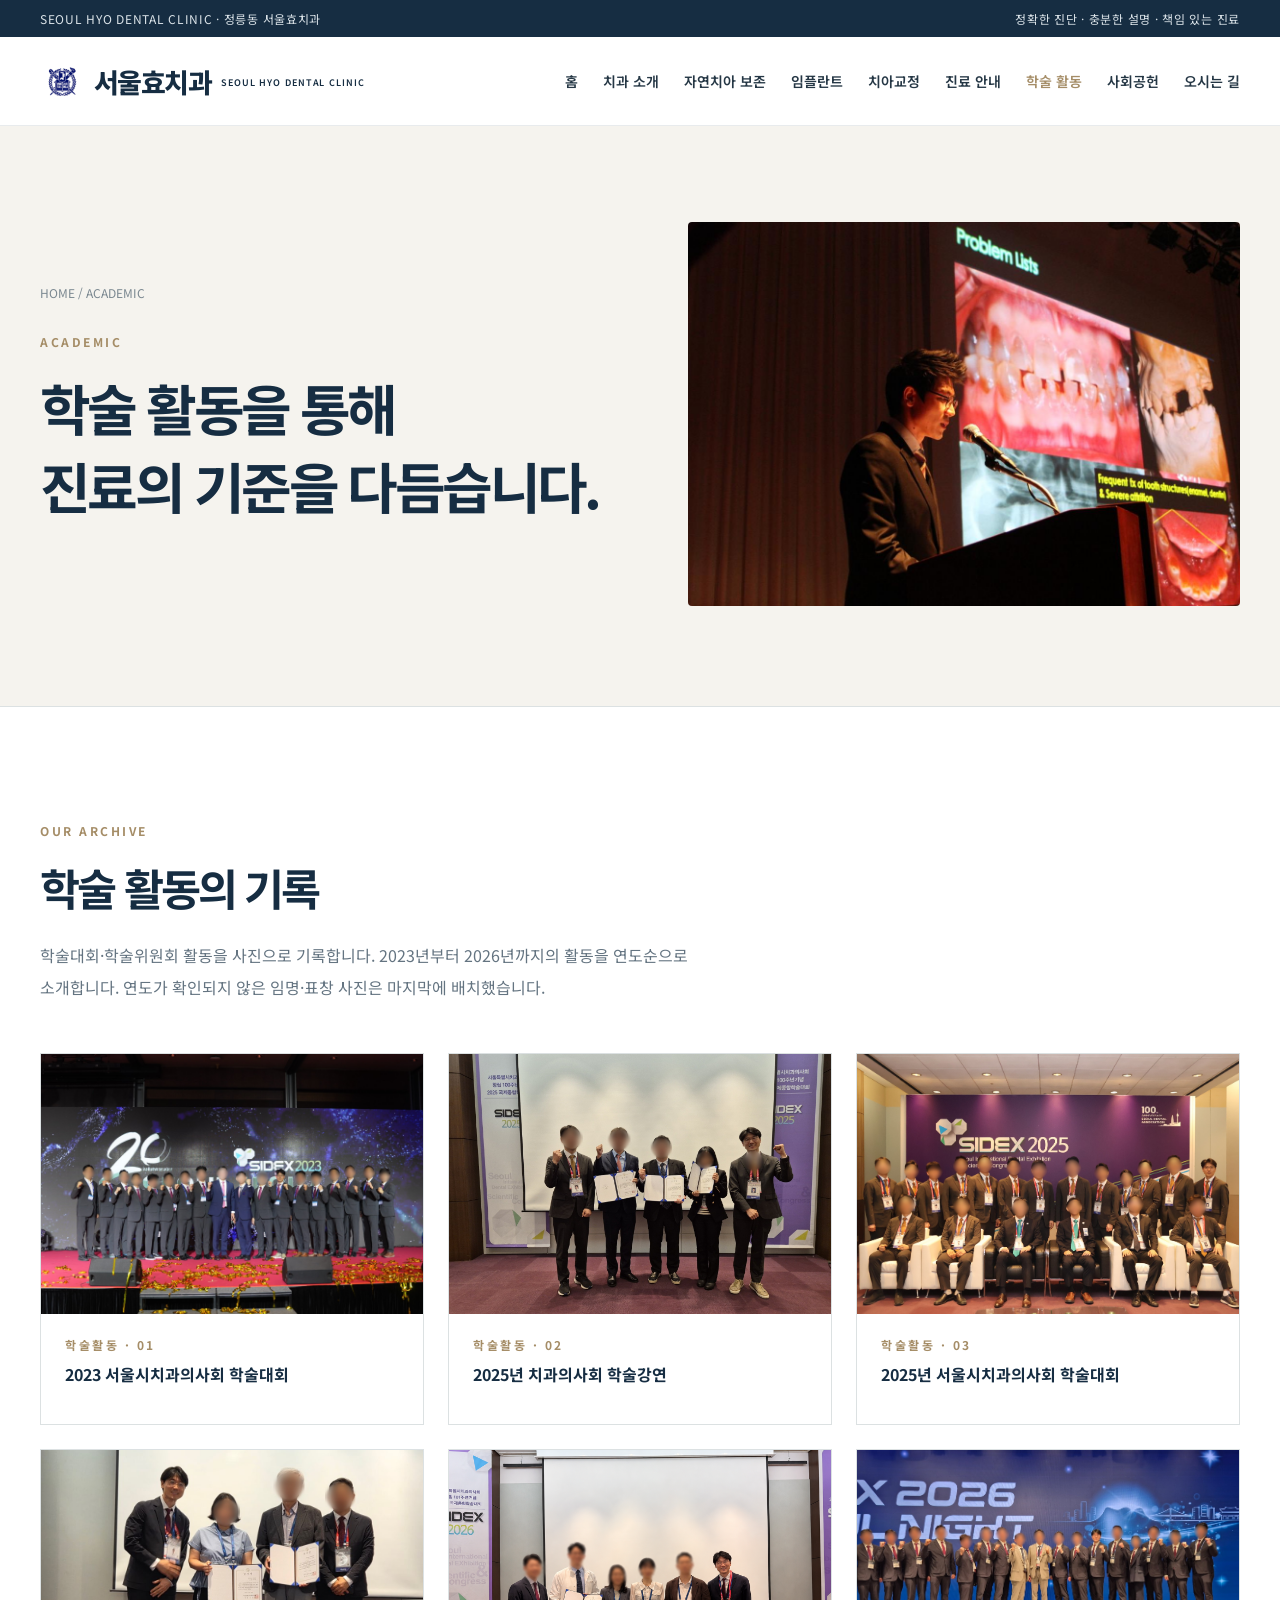
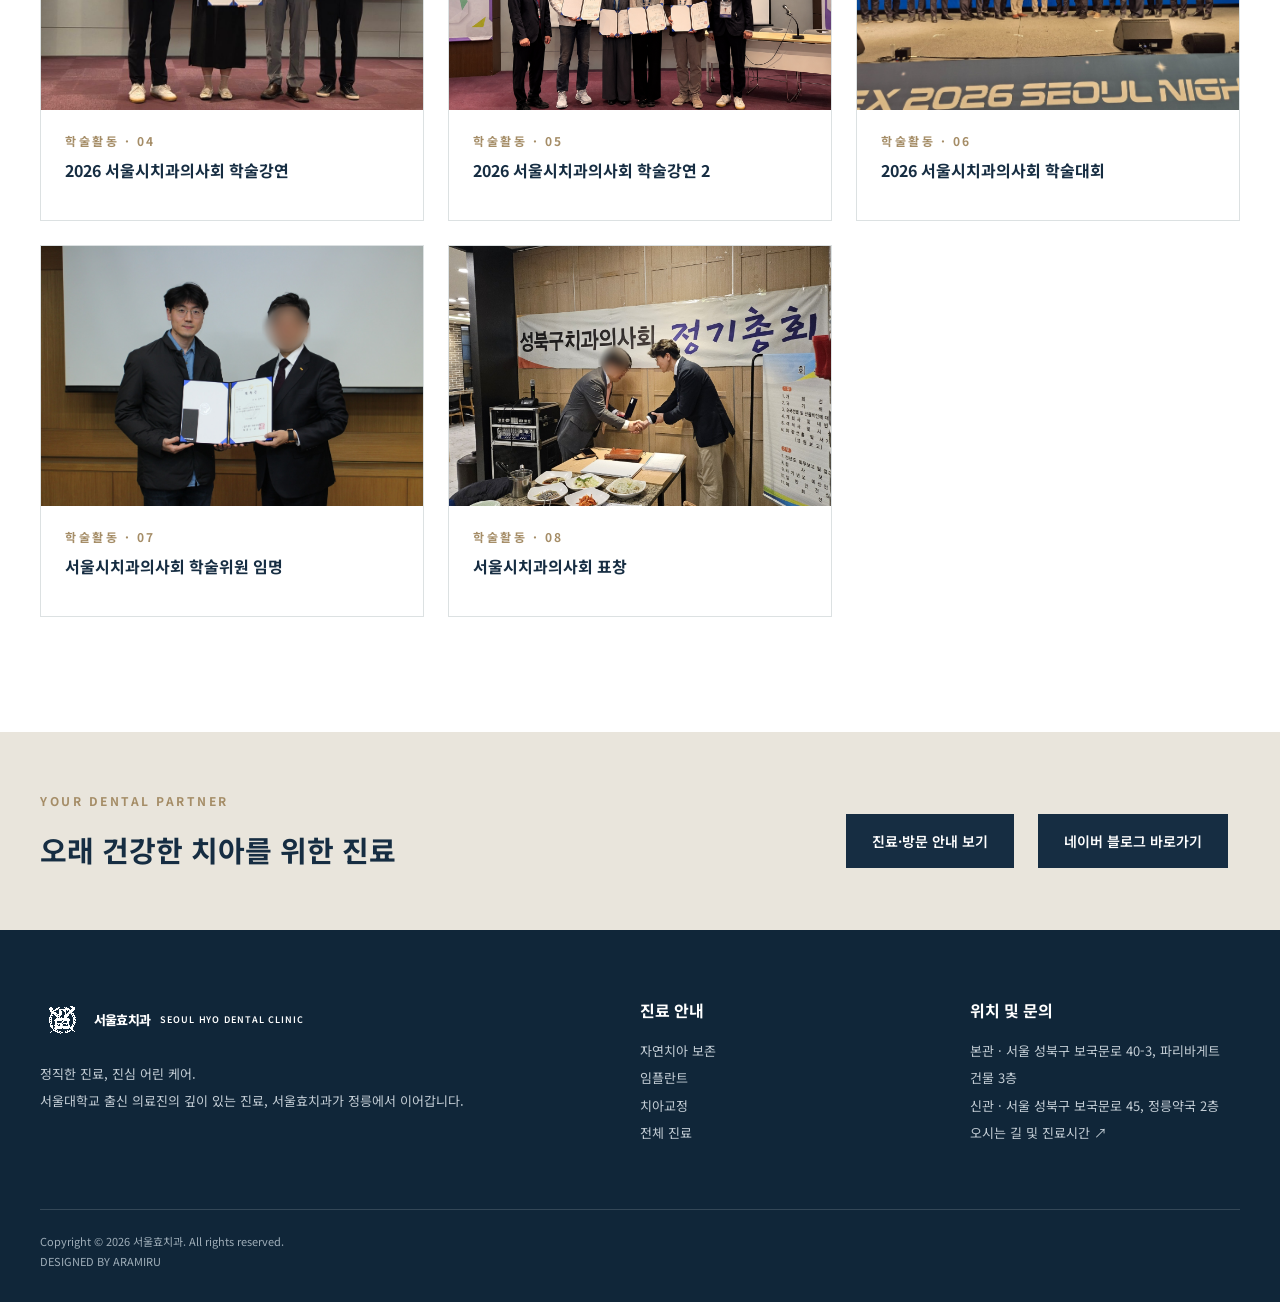
<file: academic.html>
<!DOCTYPE html>
<html lang="ko">
  <head><meta charset="utf-8"/><meta content="width=device-width, initial-scale=1" name="viewport"/><meta content="#162d42" name="theme-color"/><meta content="서울 성북구 정릉동 서울효치과. 자연치아 보존, 임플란트, 치아교정, 보철 및 예방 진료 정보를 안내합니다." name="description"/><title>ACADEMIC | 서울효치과</title><link href="assets/style.css" rel="stylesheet"/>
    <script defer="" src="assets/site.js">
    </script>
  </head>
  <body>
    <div class="utility">
      <div class="wrap"><span>SEOUL HYO DENTAL CLINIC · 정릉동 서울효치과</span><span>정확한 진단 · 충분한 설명 · 책임 있는 진료</span>
      </div>
    </div>
    <header class="header">
      <div class="wrap header-in"><a class="logo" href="index.html">서울효치과<small>SEOUL HYO DENTAL CLINIC</small></a><button aria-expanded="false" aria-label="메뉴 열기" class="menu">☰</button>
        <nav aria-label="주 메뉴" class="nav"><a class="" href="index.html">홈</a><a class="" href="about.html">치과 소개</a><a class="" href="preservation.html">자연치아 보존</a><a class="" href="implant.html">임플란트</a><a class="" href="orthodontics.html">치아교정</a><a class="" href="treatments.html">진료 안내</a><a class="active" href="academic.html">학술 활동</a><a class="" href="community.html">사회공헌</a><a class="" href="visit.html">오시는 길</a>
        </nav>
      </div>
    </header>
    <main>
      <section class="page-hero academic-hero">
        <div class="wrap academic-hero-layout">
          <div class="academic-hero-copy">
          <div class="crumb">HOME / ACADEMIC</div>
          <div class="eyebrow">ACADEMIC</div>
          <h1 class="page-title">학술 활동을 통해<br/>진료의 기준을 다듬습니다.</h1>
          </div>
          <div class="academic-hero-media"><img src="assets/images/seoul-hyo-dental-academic-lecture.jpg" alt="서울효치과 의료진의 치과 학술 강연 발표 장면"/></div>
        </div>
      </section>
      <section class="section">
        <div class="wrap">
          <div class="section-head">
            <div class="eyebrow">OUR ARCHIVE</div>
            <h2>학술 활동의 기록</h2>
            <p class="desc">학술대회·학술위원회 활동을 사진으로 기록합니다. 2023년부터 2026년까지의 활동을 연도순으로 소개합니다. 연도가 확인되지 않은 임명·표창 사진은 마지막에 배치했습니다.</p>
          </div>
          <div class="archive-grid">
            <figure class="archive-card"><img alt="2023 서울시치과의사회 학술대회" loading="lazy" src="assets/images/2023%20%EC%84%9C%EC%9A%B8%EC%8B%9C%EC%B9%98%EA%B3%BC%EC%9D%98%EC%82%AC%ED%9A%8C%20%ED%95%99%EC%88%A0%EB%8C%80%ED%9A%8C.jpg"/>
              <figcaption><span class="eyebrow">학술활동 · 01</span><strong>2023 서울시치과의사회 학술대회</strong>
              </figcaption>
            </figure>
            <figure class="archive-card"><img alt="2025년 치과의사회 학술강연" loading="lazy" src="assets/images/2025%EB%85%84%20%EC%B9%98%EA%B3%BC%EC%9D%98%EC%82%AC%ED%9A%8C%20%ED%95%99%EC%88%A0%EA%B0%95%EC%97%B0.jpg"/>
              <figcaption><span class="eyebrow">학술활동 · 02</span><strong>2025년 치과의사회 학술강연</strong>
              </figcaption>
            </figure>
            <figure class="archive-card"><img alt="2025년 서울시치과의사회 학술대회" loading="lazy" src="assets/images/2025%EB%85%84%20%EC%84%9C%EC%9A%B8%EC%8B%9C%EC%B9%98%EA%B3%BC%EC%9D%98%EC%82%AC%ED%9A%8C%20%ED%95%99%EC%88%A0%EB%8C%80%ED%9A%8C.jpg"/>
              <figcaption><span class="eyebrow">학술활동 · 03</span><strong>2025년 서울시치과의사회 학술대회</strong>
              </figcaption>
            </figure>
            <figure class="archive-card"><img alt="2026 서울시치과의사회 학술강연" loading="lazy" src="assets/images/2026%20%EC%84%9C%EC%9A%B8%EC%8B%9C%EC%B9%98%EA%B3%BC%EC%9D%98%EC%82%AC%ED%9A%8C%20%ED%95%99%EC%88%A0%EA%B0%95%EC%97%B0.jpg"/>
              <figcaption><span class="eyebrow">학술활동 · 04</span><strong>2026 서울시치과의사회 학술강연</strong>
              </figcaption>
            </figure>
            <figure class="archive-card"><img alt="2026 서울시치과의사회 학술강연 2" loading="lazy" src="assets/images/2026%20%EC%84%9C%EC%9A%B8%EC%8B%9C%EC%B9%98%EA%B3%BC%EC%9D%98%EC%82%AC%ED%9A%8C%20%ED%95%99%EC%88%A0%EA%B0%95%EC%97%B02.jpg"/>
              <figcaption><span class="eyebrow">학술활동 · 05</span><strong>2026 서울시치과의사회 학술강연 2</strong>
              </figcaption>
            </figure>
            <figure class="archive-card"><img alt="2026 서울시치과의사회 학술대회" loading="lazy" src="assets/images/2026%20%EC%84%9C%EC%9A%B8%EC%8B%9C%EC%B9%98%EA%B3%BC%EC%9D%98%EC%82%AC%ED%9A%8C%20%ED%95%99%EC%88%A0%EB%8C%80%ED%9A%8C.jpg"/>
              <figcaption><span class="eyebrow">학술활동 · 06</span><strong>2026 서울시치과의사회 학술대회</strong>
              </figcaption>
            </figure>
            <figure class="archive-card"><img alt="서울시치과의사회 학술위원 임명" loading="lazy" src="assets/images/%EC%84%9C%EC%9A%B8%EC%8B%9C%20%EC%B9%98%EA%B3%BC%EC%9D%98%EC%82%AC%ED%9A%8C%20%ED%95%99%EC%88%A0%EC%9C%84%EC%9B%90%20%EC%9E%84%EB%AA%85.jpg"/>
              <figcaption><span class="eyebrow">학술활동 · 07</span><strong>서울시치과의사회 학술위원 임명</strong>
              </figcaption>
            </figure>
            <figure class="archive-card"><img alt="서울시치과의사회 표창" loading="lazy" src="assets/images/%EC%84%9C%EC%9A%B8%EC%8B%9C%EC%B9%98%EA%B3%BC%EC%9D%98%EC%82%AC%ED%9A%8C%20%20%ED%91%9C%EC%B0%BD%EC%83%81.jpg"/>
              <figcaption><span class="eyebrow">학술활동 · 08</span><strong>서울시치과의사회 표창</strong>
              </figcaption>
            </figure>
          </div>
          
        </div>
      </section>
    </main>
    <section class="ribbon">
      <div class="wrap">
        <div>
          <div class="eyebrow">YOUR DENTAL PARTNER</div>
          <h2>오래 건강한 치아를 위한 진료</h2>
        </div><div style="display:flex;gap:12px;flex-wrap:wrap;align-items:center"><a class="button" href="visit.html">진료·방문 안내 보기</a><a class="button" href="https://blog.naver.com/seoulhyodental" target="_blank" rel="noopener noreferrer">네이버 블로그 바로가기</a></div>
      </div>
    </section>
    <footer class="footer">
      <div class="wrap">
        <div class="footer-top">
          <div><a class="logo" href="index.html">서울효치과<small>SEOUL HYO DENTAL CLINIC</small></a>
            <p>정직한 진료, 진심 어린 케어.<br/>서울대학교 출신 의료진의 깊이 있는 진료, 서울효치과가 정릉에서 이어갑니다.</p>
          </div>
          <div>
            <h4>진료 안내</h4>
            <p><a href="preservation.html">자연치아 보존</a><br/><a href="implant.html">임플란트</a><br/><a href="orthodontics.html">치아교정</a><br/><a href="treatments.html">전체 진료</a>
            </p>
          </div>
          <div>
            <h4>위치 및 문의</h4>
            <p>본관 · 서울 성북구 보국문로 40-3, 파리바게트 건물 3층<br/>신관 · 서울 성북구 보국문로 45, 정릉약국 2층<br/><a href="visit.html">오시는 길 및 진료시간 ↗</a>
          </p>
        </div>
      </div>
      <div class="foot-bottom">Copyright © 2026 서울효치과. All rights reserved.<br/>DESIGNED BY ARAMIRU</div>
    </div>
  </footer>
</body>
</html>
</file>
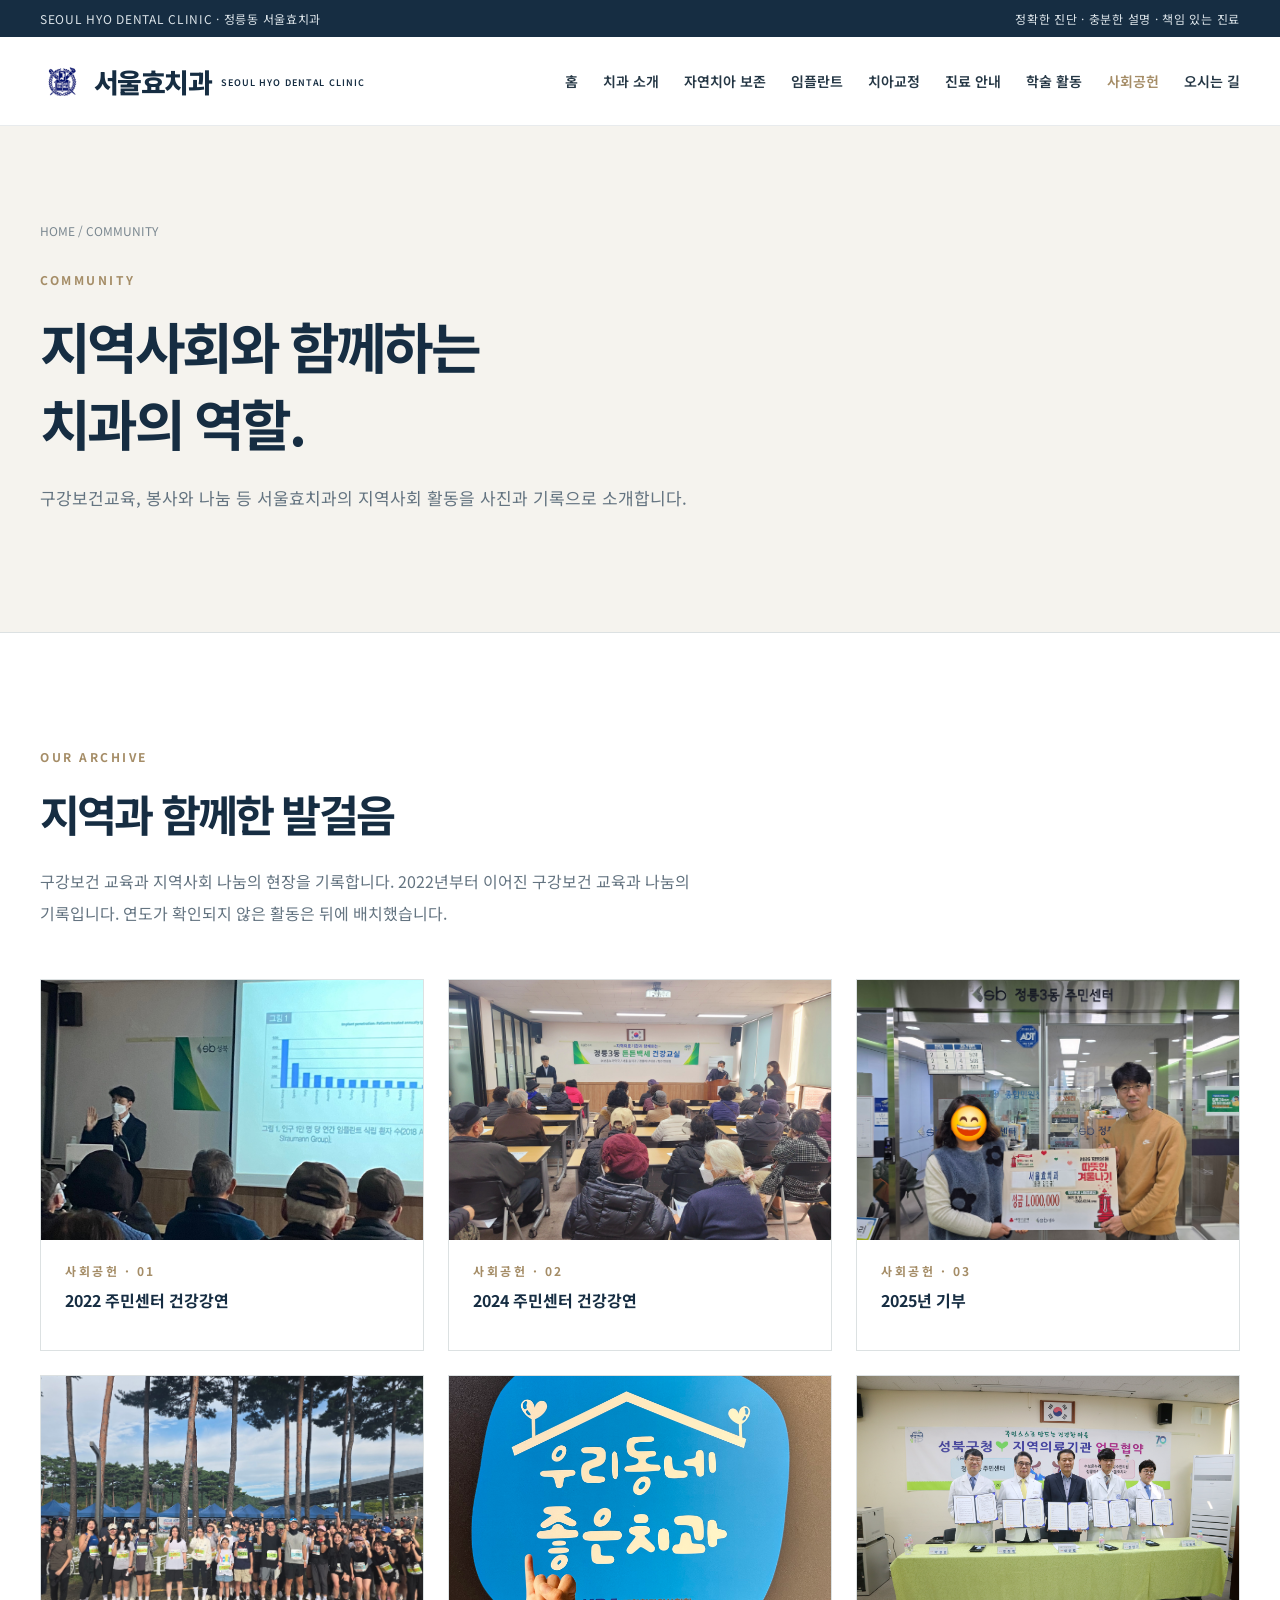
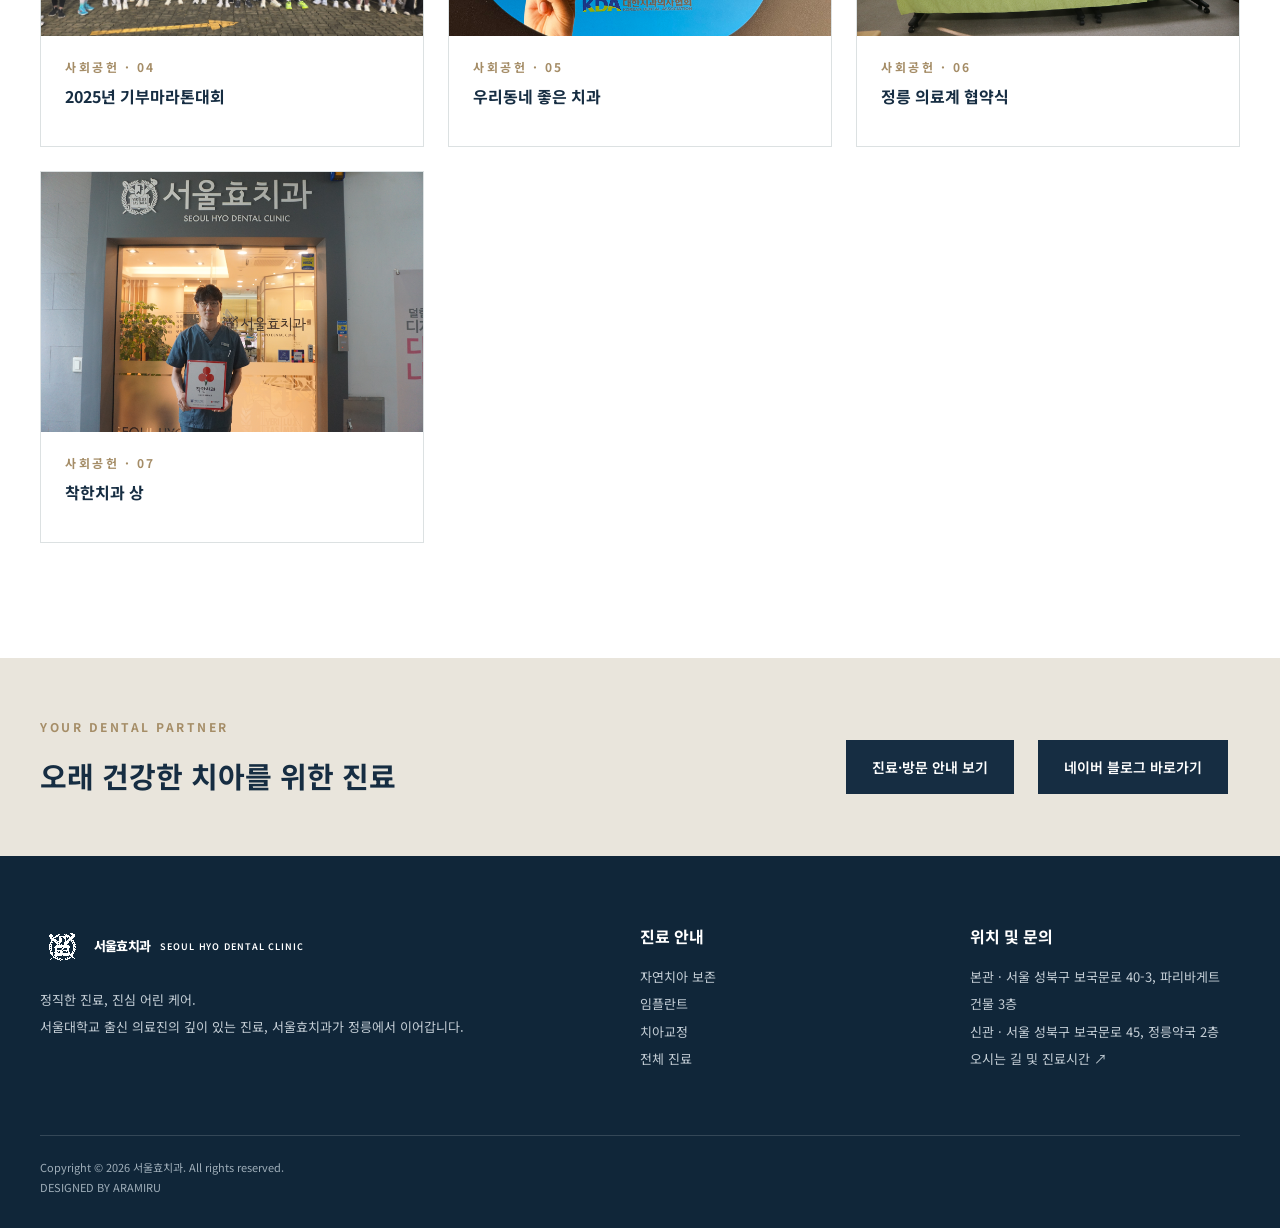
<file: community.html>
<!DOCTYPE html>
<html lang="ko">
  <head><meta charset="utf-8"/><meta content="width=device-width, initial-scale=1" name="viewport"/><meta content="#162d42" name="theme-color"/><meta content="서울 성북구 정릉동 서울효치과. 자연치아 보존, 임플란트, 치아교정, 보철 및 예방 진료 정보를 안내합니다." name="description"/><title>COMMUNITY | 서울효치과</title><link href="assets/style.css" rel="stylesheet"/>
    <script defer="" src="assets/site.js">
    </script>
  </head>
  <body>
    <div class="utility">
      <div class="wrap"><span>SEOUL HYO DENTAL CLINIC · 정릉동 서울효치과</span><span>정확한 진단 · 충분한 설명 · 책임 있는 진료</span>
      </div>
    </div>
    <header class="header">
      <div class="wrap header-in"><a class="logo" href="index.html">서울효치과<small>SEOUL HYO DENTAL CLINIC</small></a><button aria-expanded="false" aria-label="메뉴 열기" class="menu">☰</button>
        <nav aria-label="주 메뉴" class="nav"><a class="" href="index.html">홈</a><a class="" href="about.html">치과 소개</a><a class="" href="preservation.html">자연치아 보존</a><a class="" href="implant.html">임플란트</a><a class="" href="orthodontics.html">치아교정</a><a class="" href="treatments.html">진료 안내</a><a class="" href="academic.html">학술 활동</a><a class="active" href="community.html">사회공헌</a><a class="" href="visit.html">오시는 길</a>
        </nav>
      </div>
    </header>
    <main>
      <section class="page-hero">
        <div class="wrap">
          <div class="crumb">HOME / COMMUNITY</div>
          <div class="eyebrow">COMMUNITY</div>
          <h1 class="page-title">지역사회와 함께하는<br/>치과의 역할.</h1>
          <p>구강보건교육, 봉사와 나눔 등 서울효치과의 지역사회 활동을 사진과 기록으로 소개합니다.</p>
        </div>
      </section>
      <section class="section">
        <div class="wrap">
          <div class="section-head">
            <div class="eyebrow">OUR ARCHIVE</div>
            <h2>지역과 함께한 발걸음</h2>
            <p class="desc">구강보건 교육과 지역사회 나눔의 현장을 기록합니다. 2022년부터 이어진 구강보건 교육과 나눔의 기록입니다. 연도가 확인되지 않은 활동은 뒤에 배치했습니다.</p>
          </div>
          <div class="archive-grid">
            <figure class="archive-card"><img alt="2022 주민센터 건강강연" loading="lazy" src="assets/images/2022%20%EC%A3%BC%EB%AF%BC%EC%84%BC%ED%84%B0%20%EA%B1%B4%EA%B0%95%EA%B0%95%EC%97%B0.jpg"/>
              <figcaption><span class="eyebrow">사회공헌 · 01</span><strong>2022 주민센터 건강강연</strong>
              </figcaption>
            </figure>
            <figure class="archive-card"><img alt="2024 주민센터 건강강연" loading="lazy" src="assets/images/2024%20%EC%A3%BC%EB%AF%BC%EC%84%BC%ED%84%B0%20%EA%B1%B4%EA%B0%95%EA%B0%95%EC%97%B0.jpg"/>
              <figcaption><span class="eyebrow">사회공헌 · 02</span><strong>2024 주민센터 건강강연</strong>
              </figcaption>
            </figure>
            <figure class="archive-card"><img alt="2025년 기부" loading="lazy" src="assets/images/2025%EB%85%84%20%EA%B8%B0%EB%B6%80.jpg"/>
              <figcaption><span class="eyebrow">사회공헌 · 03</span><strong>2025년 기부</strong>
              </figcaption>
            </figure>
            <figure class="archive-card"><img alt="2025년 기부마라톤대회" loading="lazy" src="assets/images/2025%EB%85%84%20%EA%B8%B0%EB%B6%80%EB%A7%88%EB%9D%BC%ED%86%A4%EB%8C%80%ED%9A%8C.jpg"/>
              <figcaption><span class="eyebrow">사회공헌 · 04</span><strong>2025년 기부마라톤대회</strong>
              </figcaption>
            </figure>
            <figure class="archive-card"><img alt="우리동네 좋은 치과" loading="lazy" src="assets/images/%EC%9A%B0%EB%A6%AC%EB%8F%99%EB%84%A4%20%EC%A2%8B%EC%9D%80%20%EC%B9%98%EA%B3%BC.jpg"/>
              <figcaption><span class="eyebrow">사회공헌 · 05</span><strong>우리동네 좋은 치과</strong>
              </figcaption>
            </figure>
            <figure class="archive-card"><img alt="정릉 의료계 협약식" loading="lazy" src="assets/images/%EC%A0%95%EB%A6%89%20%EC%9D%98%EB%A3%8C%EA%B3%84%20%ED%98%91%EC%95%BD%EC%8B%9D.JPG"/>
              <figcaption><span class="eyebrow">사회공헌 · 06</span><strong>정릉 의료계 협약식</strong>
              </figcaption>
            </figure>
            <figure class="archive-card"><img alt="착한치과 상" loading="lazy" src="assets/images/%EC%B0%A9%ED%95%9C%EC%B9%98%EA%B3%BC%20%EC%83%81.JPG"/>
              <figcaption><span class="eyebrow">사회공헌 · 07</span><strong>착한치과 상</strong>
              </figcaption>
            </figure>
          </div>
        </div>
      </section>
    </main>
    <section class="ribbon">
      <div class="wrap">
        <div>
          <div class="eyebrow">YOUR DENTAL PARTNER</div>
          <h2>오래 건강한 치아를 위한 진료</h2>
        </div><div style="display:flex;gap:12px;flex-wrap:wrap;align-items:center"><a class="button" href="visit.html">진료·방문 안내 보기</a><a class="button" href="https://blog.naver.com/seoulhyodental" target="_blank" rel="noopener noreferrer">네이버 블로그 바로가기</a></div>
      </div>
    </section>
    <footer class="footer">
      <div class="wrap">
        <div class="footer-top">
          <div><a class="logo" href="index.html">서울효치과<small>SEOUL HYO DENTAL CLINIC</small></a>
            <p>정직한 진료, 진심 어린 케어.<br/>서울대학교 출신 의료진의 깊이 있는 진료, 서울효치과가 정릉에서 이어갑니다.</p>
          </div>
          <div>
            <h4>진료 안내</h4>
            <p><a href="preservation.html">자연치아 보존</a><br/><a href="implant.html">임플란트</a><br/><a href="orthodontics.html">치아교정</a><br/><a href="treatments.html">전체 진료</a>
            </p>
          </div>
          <div>
            <h4>위치 및 문의</h4>
            <p>본관 · 서울 성북구 보국문로 40-3, 파리바게트 건물 3층<br/>신관 · 서울 성북구 보국문로 45, 정릉약국 2층<br/><a href="visit.html">오시는 길 및 진료시간 ↗</a>
          </p>
        </div>
      </div>
      <div class="foot-bottom">Copyright © 2026 서울효치과. All rights reserved.<br/>DESIGNED BY ARAMIRU</div>
    </div>
  </footer>
</body>
</html>
</file>
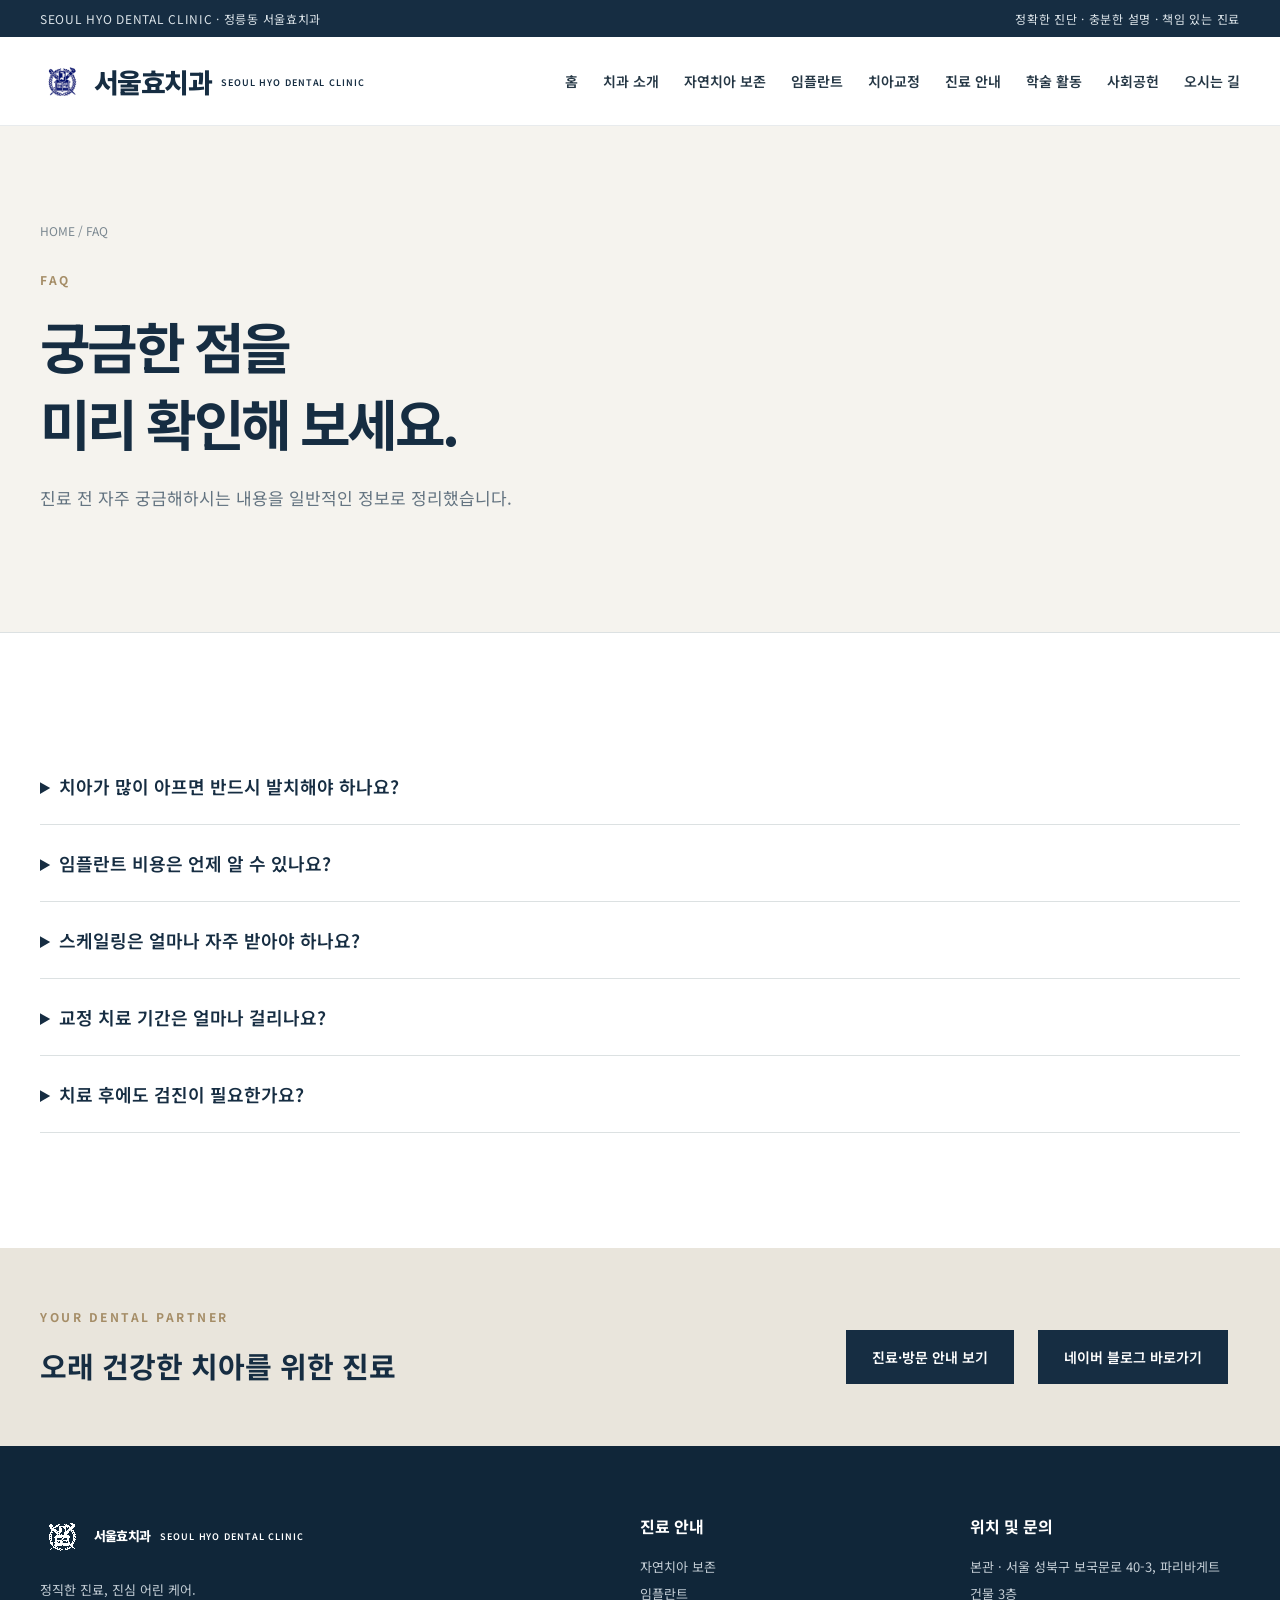
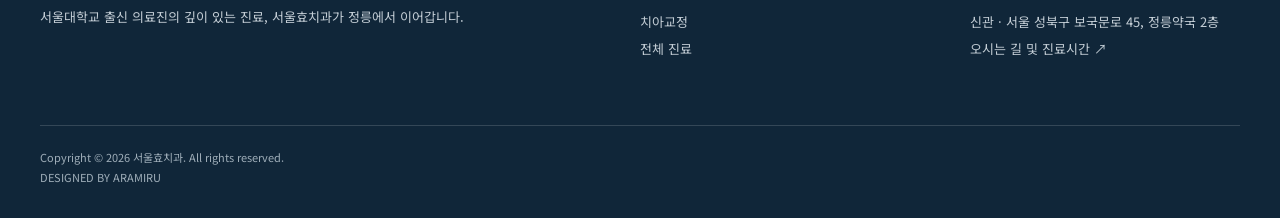
<file: faq.html>
<!DOCTYPE html>
<html lang="ko">
  <head><meta charset="utf-8"/><meta content="width=device-width, initial-scale=1" name="viewport"/><meta content="#162d42" name="theme-color"/><meta content="서울 성북구 정릉동 서울효치과. 자연치아 보존, 임플란트, 치아교정, 보철 및 예방 진료 정보를 안내합니다." name="description"/><title>자주 묻는 질문 | 서울효치과</title><link href="assets/style.css" rel="stylesheet"/>
    <script defer="" src="assets/site.js">
    </script>
  </head>
  <body>
    <div class="utility">
      <div class="wrap"><span>SEOUL HYO DENTAL CLINIC · 정릉동 서울효치과</span><span>정확한 진단 · 충분한 설명 · 책임 있는 진료</span>
      </div>
    </div>
    <header class="header">
      <div class="wrap header-in"><a class="logo" href="index.html">서울효치과<small>SEOUL HYO DENTAL CLINIC</small></a><button aria-expanded="false" aria-label="메뉴 열기" class="menu">☰</button>
        <nav aria-label="주 메뉴" class="nav"><a class="" href="index.html">홈</a><a class="" href="about.html">치과 소개</a><a class="" href="preservation.html">자연치아 보존</a><a class="" href="implant.html">임플란트</a><a class="" href="orthodontics.html">치아교정</a><a class="" href="treatments.html">진료 안내</a><a class="" href="academic.html">학술 활동</a><a class="" href="community.html">사회공헌</a><a class="" href="visit.html">오시는 길</a>
        </nav>
      </div>
    </header>
    <main>
      <section class="page-hero">
        <div class="wrap">
          <div class="crumb">HOME / FAQ</div>
          <div class="eyebrow">FAQ</div>
          <h1 class="page-title">궁금한 점을<br/>미리 확인해 보세요.</h1>
          <p>진료 전 자주 궁금해하시는 내용을 일반적인 정보로 정리했습니다.</p>
        </div>
      </section>
      <section class="section">
        <div class="wrap">
          <div class="faq"><details><summary>치아가 많이 아프면 반드시 발치해야 하나요?</summary>
            <p>통증이 심해도 원인에 따라 신경치료 등 보존적 치료가 가능할 수 있습니다. 다만 균열이나 치주 상태에 따라 발치가 필요한 경우도 있어 진단이 우선입니다.</p></details><details><summary>임플란트 비용은 언제 알 수 있나요?</summary>
            <p>뼈 상태, 추가 시술 필요성, 보철 방식과 건강보험 적용 여부 등을 확인한 뒤 치료 계획과 비용을 안내합니다.</p></details><details><summary>스케일링은 얼마나 자주 받아야 하나요?</summary>
            <p>구강 위생과 치주 상태에 따라 적절한 간격이 달라집니다. 정기검진을 통해 개인별 관리 주기를 안내받으세요.</p></details><details><summary>교정 치료 기간은 얼마나 걸리나요?</summary>
            <p>치열·교합 상태와 치료 목표, 사용하는 장치 등에 따라 달라집니다. 검사 후 예상 기간을 상담합니다.</p></details><details><summary>치료 후에도 검진이 필요한가요?</summary>
            <p>수복물과 임플란트, 잇몸 건강은 시간이 지나며 변화할 수 있어 정기적인 점검이 중요합니다.</p></details>
          </div>
        </div>
      </section>
    </main>
    <section class="ribbon">
      <div class="wrap">
        <div>
          <div class="eyebrow">YOUR DENTAL PARTNER</div>
          <h2>오래 건강한 치아를 위한 진료</h2>
        </div><div style="display:flex;gap:12px;flex-wrap:wrap;align-items:center"><a class="button" href="visit.html">진료·방문 안내 보기</a><a class="button" href="https://blog.naver.com/seoulhyodental" target="_blank" rel="noopener noreferrer">네이버 블로그 바로가기</a></div>
      </div>
    </section>
    <footer class="footer">
      <div class="wrap">
        <div class="footer-top">
          <div><a class="logo" href="index.html">서울효치과<small>SEOUL HYO DENTAL CLINIC</small></a>
            <p>정직한 진료, 진심 어린 케어.<br/>서울대학교 출신 의료진의 깊이 있는 진료, 서울효치과가 정릉에서 이어갑니다.</p>
          </div>
          <div>
            <h4>진료 안내</h4>
            <p><a href="preservation.html">자연치아 보존</a><br/><a href="implant.html">임플란트</a><br/><a href="orthodontics.html">치아교정</a><br/><a href="treatments.html">전체 진료</a>
            </p>
          </div>
          <div>
            <h4>위치 및 문의</h4>
            <p>본관 · 서울 성북구 보국문로 40-3, 파리바게트 건물 3층<br/>신관 · 서울 성북구 보국문로 45, 정릉약국 2층<br/><a href="visit.html">오시는 길 및 진료시간 ↗</a>
          </p>
        </div>
      </div>
      <div class="foot-bottom">Copyright © 2026 서울효치과. All rights reserved.<br/>DESIGNED BY ARAMIRU</div>
    </div>
  </footer>
</body>
</html>
</file>
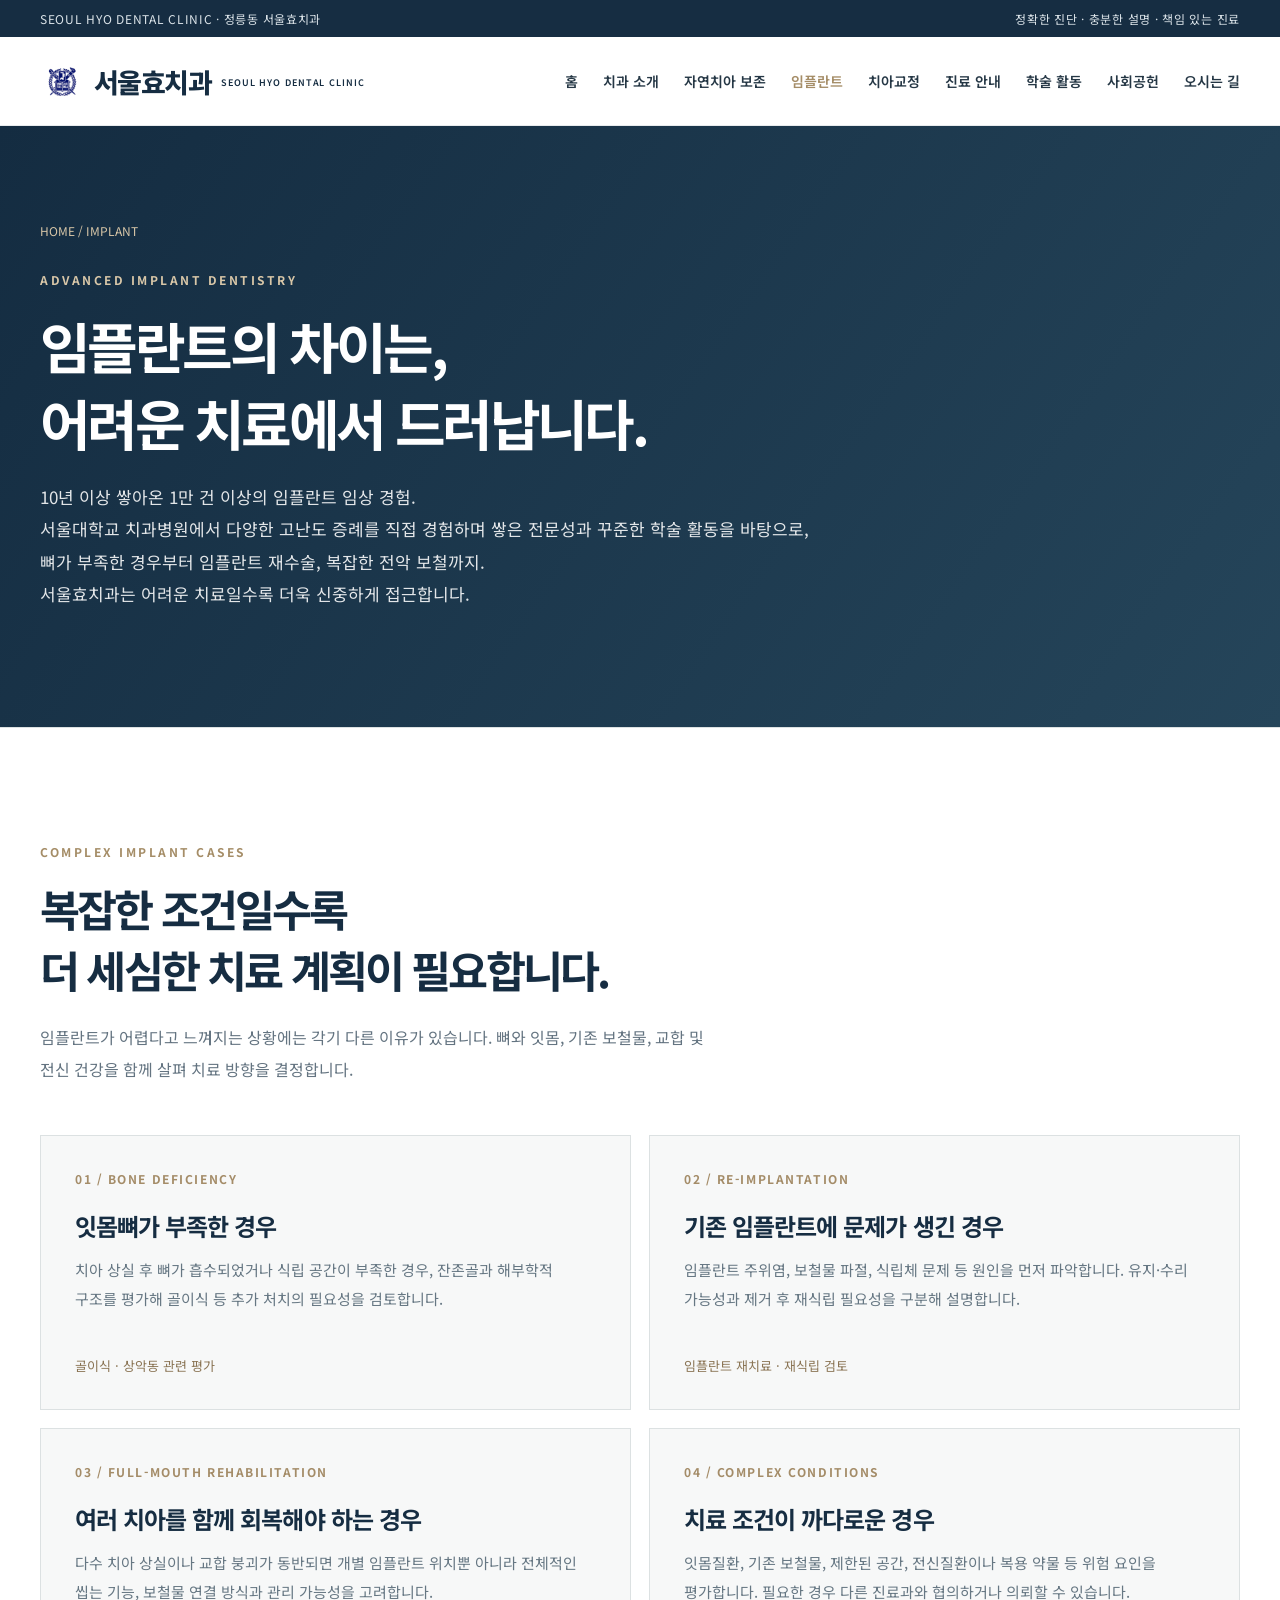
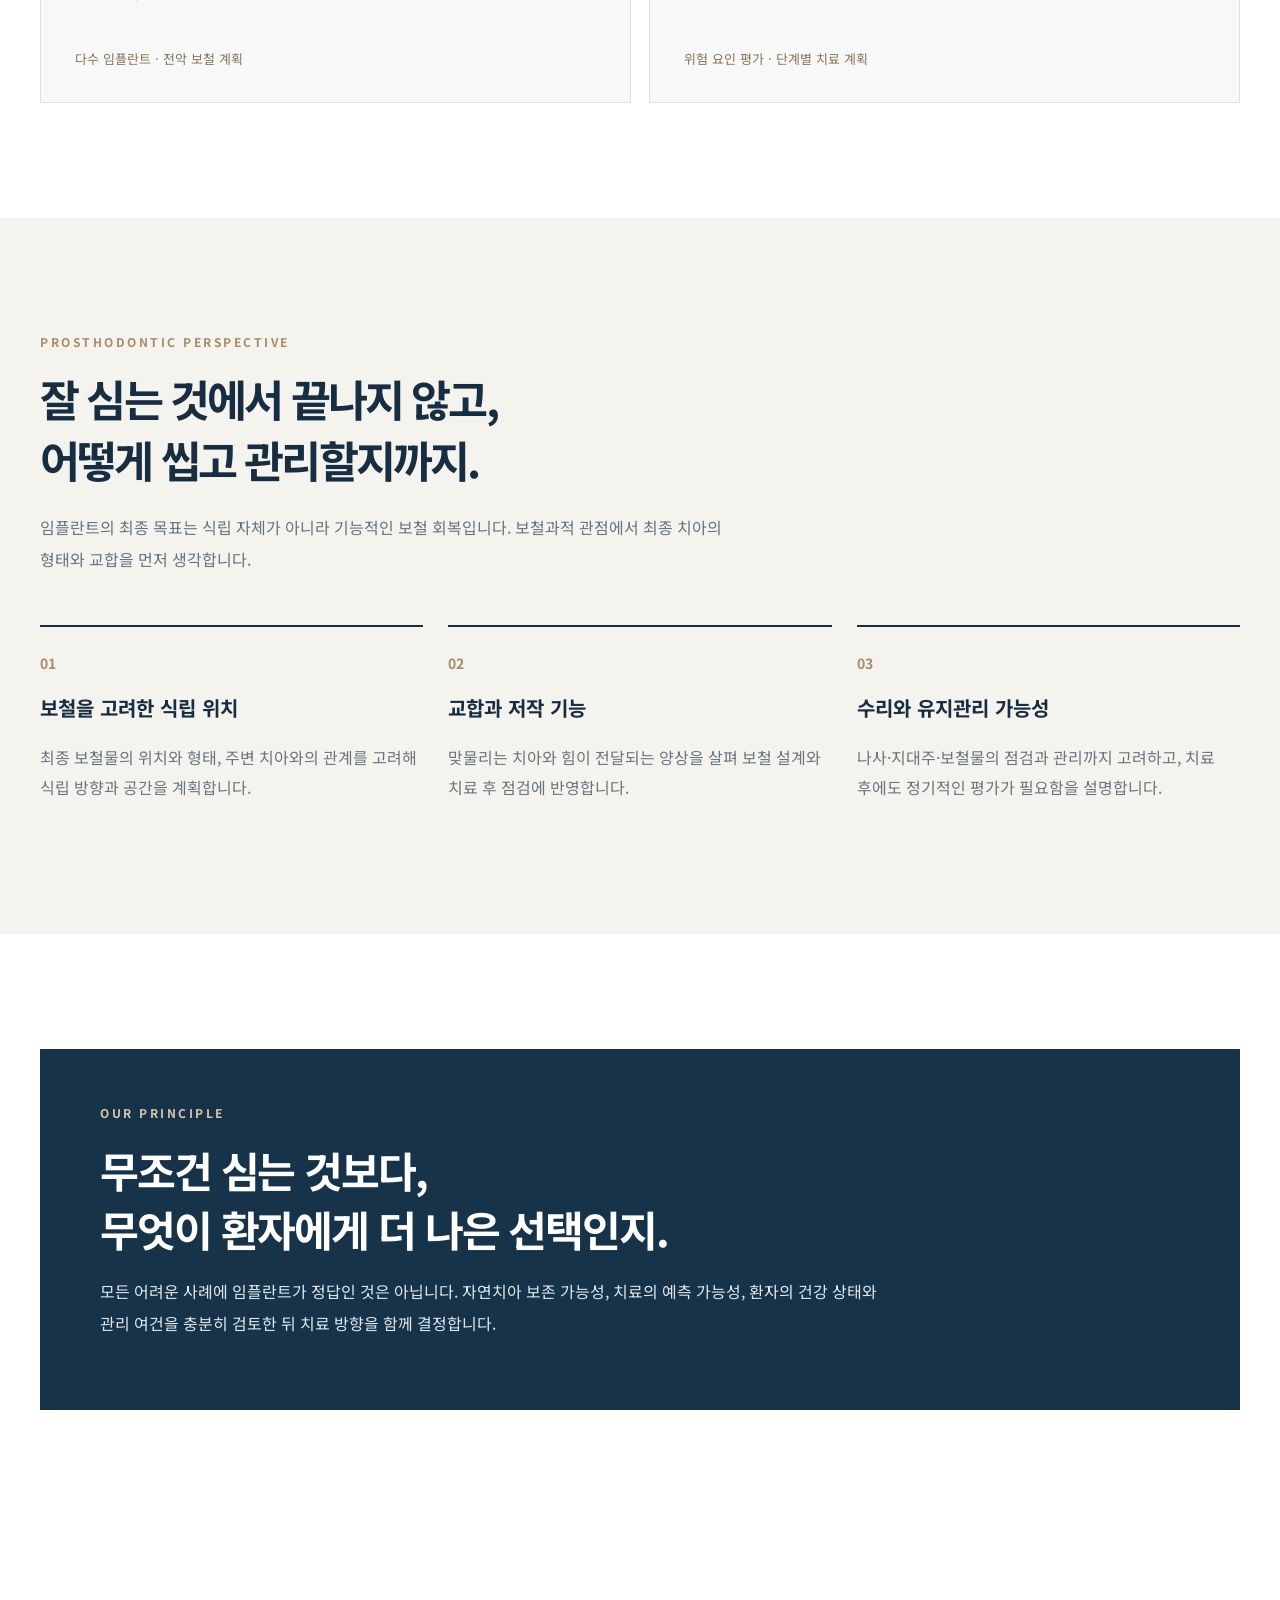
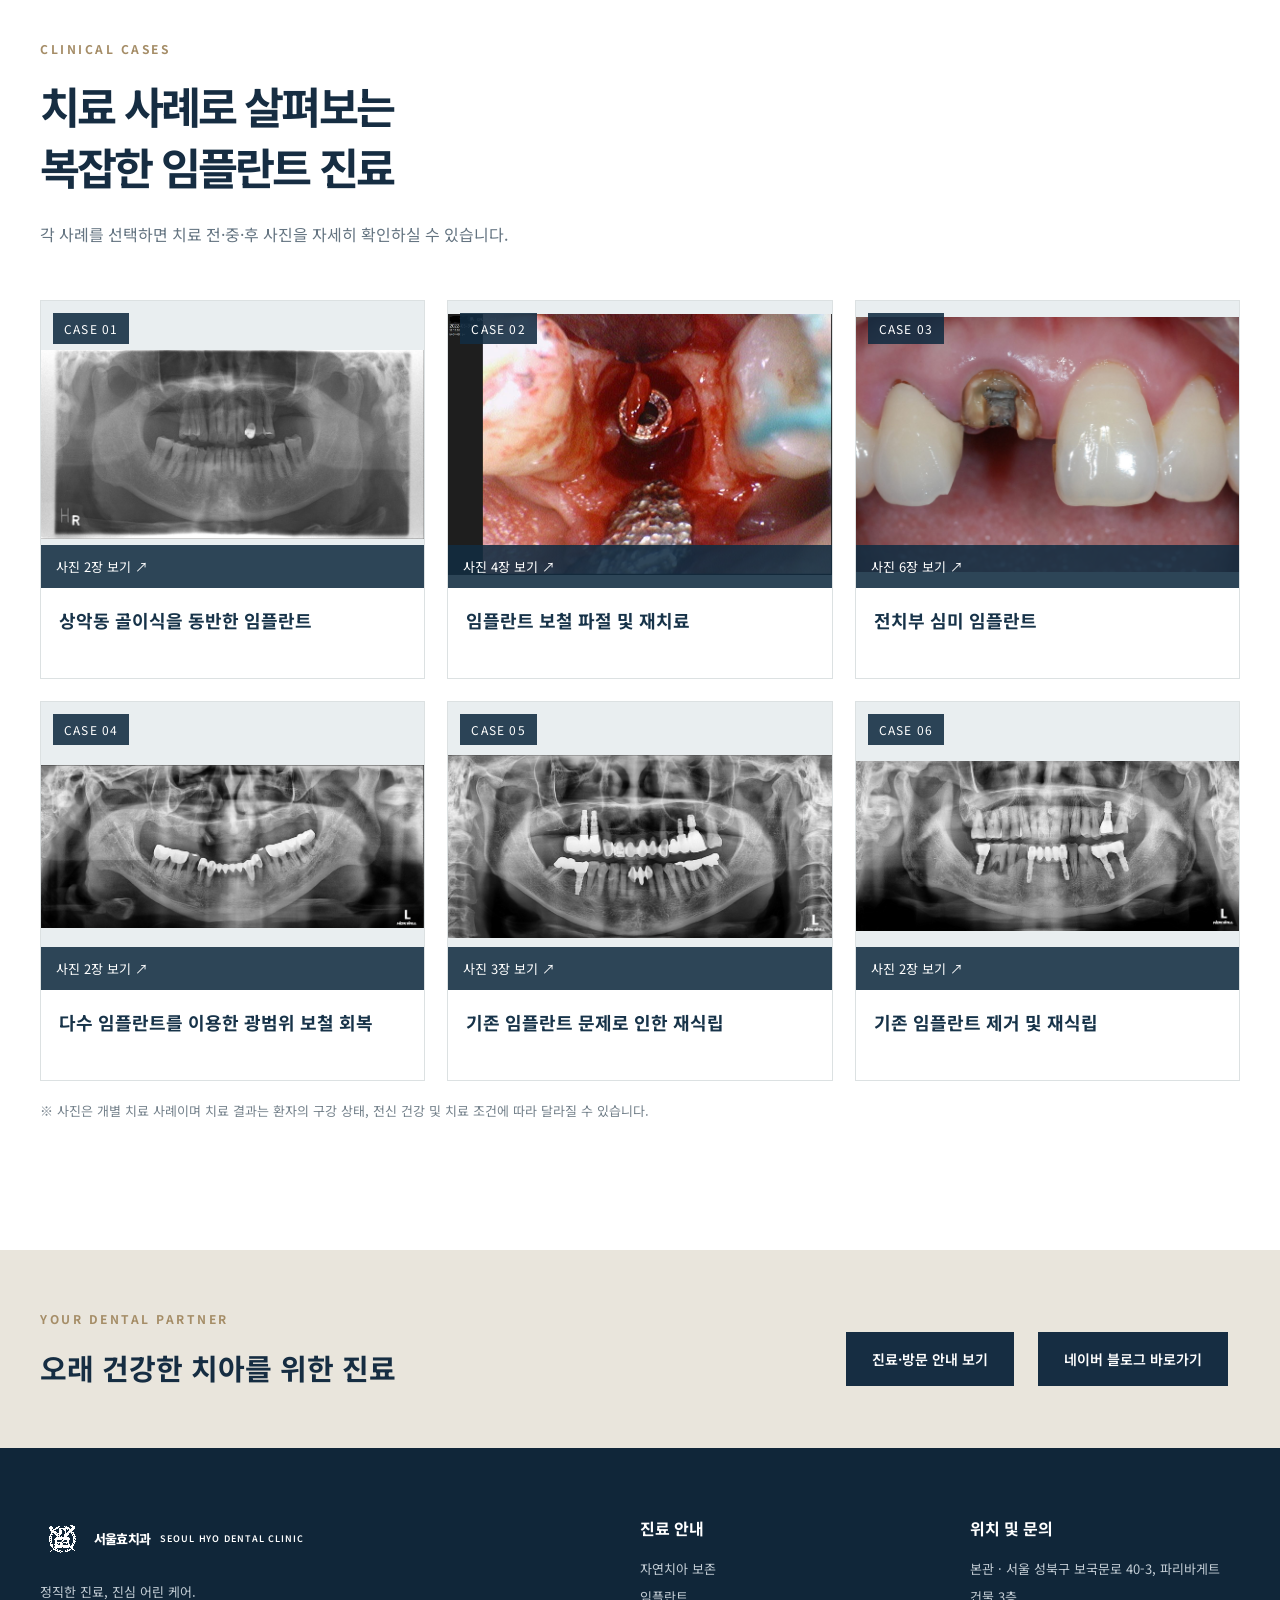
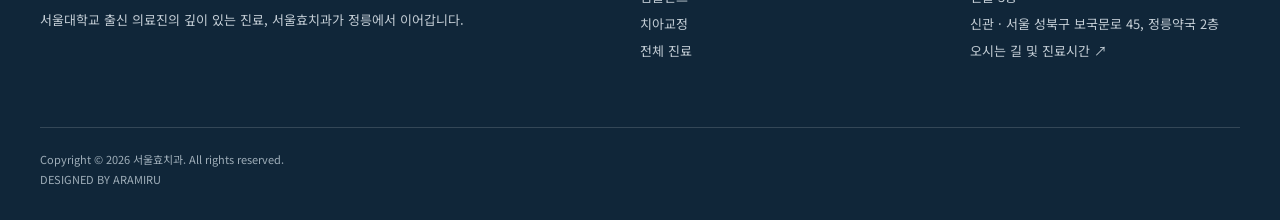
<file: implant.html>
<!DOCTYPE html>
<html lang="ko">
  <head><meta charset="utf-8"/><meta content="width=device-width, initial-scale=1" name="viewport"/><meta content="#162d42" name="theme-color"/><meta content="서울효치과 고난도 임플란트 진료 안내. 잇몸뼈 부족, 임플란트 재치료, 다수 치아 회복 등 복잡한 조건에서 진단부터 보철과 유지관리까지 고려합니다." name="description"/><title>고난도 임플란트·재치료 | 서울효치과</title><link href="assets/style.css" rel="stylesheet"/>
    <script defer="" src="assets/site.js">
    </script>
  <style>
.implant-case-trigger{display:block;width:100%;padding:0;border:0;background:#fff;text-align:left;cursor:pointer;font:inherit;color:inherit}
.implant-case-trigger:focus-visible{outline:3px solid #b28c51;outline-offset:3px}
.implant-case-thumb{display:block;position:relative;aspect-ratio:4/3;overflow:hidden;background:#e9eef0}
.implant-case-thumb img{width:100%;height:100%;display:block;object-fit:contain;transition:transform .25s ease}
.implant-case-trigger:hover .implant-case-thumb img{transform:scale(1.035)}
.implant-case-number{position:absolute;top:12px;left:12px;background:rgba(18,44,65,.88);color:#fff;padding:7px 11px;font-size:12px;letter-spacing:.1em}
.implant-case-overlay{position:absolute;bottom:0;left:0;right:0;background:rgba(18,44,65,.87);color:#fff;padding:12px 15px;font-size:13px}
.implant-case-title{display:block;padding:19px 18px 22px;color:#173349;font-size:18px;font-weight:700;line-height:1.55;min-height:90px}
.implant-gallery[hidden]{display:none}
.implant-gallery{position:fixed;inset:0;z-index:10000;background:rgba(8,20,30,.93);display:flex;flex-direction:column;align-items:center;justify-content:center;padding:20px;color:#fff}
.implant-gallery-top{width:min(1050px,100%);display:flex;align-items:center;justify-content:space-between;gap:12px;margin-bottom:12px}
.implant-gallery-top h3{margin:0;color:#fff;font-size:clamp(17px,2.5vw,23px);line-height:1.4}
.implant-gallery button{cursor:pointer;border:1px solid rgba(255,255,255,.45);border-radius:3px;background:rgba(255,255,255,.1);color:#fff;padding:10px 15px;font-size:17px}
.implant-gallery button:focus-visible{outline:3px solid #e4c88d}
.implant-gallery-stage{width:min(1050px,100%);display:flex;align-items:center;justify-content:center;gap:12px;min-height:0}
.implant-gallery-stage img{display:block;max-width:calc(100% - 110px);max-height:70vh;object-fit:contain;background:#fff}
.implant-gallery-meta{margin-top:14px;text-align:center;line-height:1.8;color:#e8edf1}
.implant-gallery-meta strong{color:#fff}
@media(max-width:760px){.implant-case-grid{grid-template-columns:repeat(2,minmax(0,1fr));gap:12px}.implant-case-thumb{aspect-ratio:4/3}.implant-case-title{font-size:14px;min-height:86px;padding:12px}.implant-case-overlay{font-size:11px;padding:8px}.implant-gallery{padding:12px}.implant-gallery-stage{gap:5px}.implant-gallery-stage img{max-width:calc(100% - 80px);max-height:67vh}.implant-gallery button{padding:8px 10px}}
@media(max-width:390px){.implant-case-grid{grid-template-columns:1fr}}
</style></head>
  <body>
    <div class="utility">
      <div class="wrap"><span>SEOUL HYO DENTAL CLINIC · 정릉동 서울효치과</span><span>정확한 진단 · 충분한 설명 · 책임 있는 진료</span>
      </div>
    </div>
    <header class="header">
      <div class="wrap header-in"><a class="logo" href="index.html">서울효치과<small>SEOUL HYO DENTAL CLINIC</small></a><button aria-expanded="false" aria-label="메뉴 열기" class="menu">☰</button>
        <nav aria-label="주 메뉴" class="nav"><a class="" href="index.html">홈</a><a class="" href="about.html">치과 소개</a><a class="" href="preservation.html">자연치아 보존</a><a class="active" href="implant.html">임플란트</a><a class="" href="orthodontics.html">치아교정</a><a class="" href="treatments.html">진료 안내</a><a class="" href="academic.html">학술 활동</a><a class="" href="community.html">사회공헌</a><a class="" href="visit.html">오시는 길</a>
        </nav>
      </div>
    </header>
    <main>
      <section class="page-hero implant-hero">
        <div class="wrap">
          <div class="crumb">HOME / IMPLANT</div>
          <div class="eyebrow">ADVANCED IMPLANT DENTISTRY</div>
          <h1 class="page-title">임플란트의 차이는,<br/>어려운 치료에서 드러납니다.</h1>
          <p>10년 이상 쌓아온 1만 건 이상의 임플란트 임상 경험.<br/>서울대학교 치과병원에서 다양한 고난도 증례를 직접 경험하며 쌓은 전문성과 꾸준한 학술 활동을 바탕으로, 뼈가 부족한 경우부터 임플란트 재수술, 복잡한 전악 보철까지.<br/>서울효치과는 어려운 치료일수록 더욱 신중하게 접근합니다.</p>
        </div>
      </section>
      <section class="section">
        <div class="wrap">
          <div class="section-head">
            <div class="eyebrow">COMPLEX IMPLANT CASES</div>
            <h2>복잡한 조건일수록<br/>더 세심한 치료 계획이 필요합니다.</h2>
            <p class="desc">임플란트가 어렵다고 느껴지는 상황에는 각기 다른 이유가 있습니다. 뼈와 잇몸, 기존 보철물, 교합 및 전신 건강을 함께 살펴 치료 방향을 결정합니다.</p>
          </div>
          <div class="implant-complex-grid">
            <article class="implant-complex-card"><div class="implant-complex-no">01 / BONE DEFICIENCY</div><h3>잇몸뼈가 부족한 경우</h3><p>치아 상실 후 뼈가 흡수되었거나 식립 공간이 부족한 경우, 잔존골과 해부학적 구조를 평가해 골이식 등 추가 처치의 필요성을 검토합니다.</p><span>골이식 · 상악동 관련 평가</span></article>
            <article class="implant-complex-card"><div class="implant-complex-no">02 / RE-IMPLANTATION</div><h3>기존 임플란트에 문제가 생긴 경우</h3><p>임플란트 주위염, 보철물 파절, 식립체 문제 등 원인을 먼저 파악합니다. 유지·수리 가능성과 제거 후 재식립 필요성을 구분해 설명합니다.</p><span>임플란트 재치료 · 재식립 검토</span></article>
            <article class="implant-complex-card"><div class="implant-complex-no">03 / FULL-MOUTH REHABILITATION</div><h3>여러 치아를 함께 회복해야 하는 경우</h3><p>다수 치아 상실이나 교합 붕괴가 동반되면 개별 임플란트 위치뿐 아니라 전체적인 씹는 기능, 보철물 연결 방식과 관리 가능성을 고려합니다.</p><span>다수 임플란트 · 전악 보철 계획</span></article>
            <article class="implant-complex-card"><div class="implant-complex-no">04 / COMPLEX CONDITIONS</div><h3>치료 조건이 까다로운 경우</h3><p>잇몸질환, 기존 보철물, 제한된 공간, 전신질환이나 복용 약물 등 위험 요인을 평가합니다. 필요한 경우 다른 진료과와 협의하거나 의뢰할 수 있습니다.</p><span>위험 요인 평가 · 단계별 치료 계획</span></article>
          </div>
        </div>
      </section>
      <section class="section alt">
        <div class="wrap">
          <div class="section-head">
            <div class="eyebrow">PROSTHODONTIC PERSPECTIVE</div>
            <h2>잘 심는 것에서 끝나지 않고,<br/>어떻게 씹고 관리할지까지.</h2>
            <p class="desc">임플란트의 최종 목표는 식립 자체가 아니라 기능적인 보철 회복입니다. 보철과적 관점에서 최종 치아의 형태와 교합을 먼저 생각합니다.</p>
          </div>
          <div class="steps">
            <article class="step"><h3>보철을 고려한 식립 위치</h3><p>최종 보철물의 위치와 형태, 주변 치아와의 관계를 고려해 식립 방향과 공간을 계획합니다.</p></article>
            <article class="step"><h3>교합과 저작 기능</h3><p>맞물리는 치아와 힘이 전달되는 양상을 살펴 보철 설계와 치료 후 점검에 반영합니다.</p></article>
            <article class="step"><h3>수리와 유지관리 가능성</h3><p>나사·지대주·보철물의 점검과 관리까지 고려하고, 치료 후에도 정기적인 평가가 필요함을 설명합니다.</p></article>
          </div>
        </div>
      </section>
      <section class="section">
        <div class="wrap">
          <div class="implant-statement">
            <div class="eyebrow">OUR PRINCIPLE</div>
            <h2>무조건 심는 것보다,<br/>무엇이 환자에게 더 나은 선택인지.</h2>
            <p>모든 어려운 사례에 임플란트가 정답인 것은 아닙니다. 자연치아 보존 가능성, 치료의 예측 가능성, 환자의 건강 상태와 관리 여건을 충분히 검토한 뒤 치료 방향을 함께 결정합니다.</p>
          </div>
        </div>
      </section>
      <section class="section">
        <div class="wrap">
          <div class="section-head">
            <div class="eyebrow">CLINICAL CASES</div>
            <h2>치료 사례로 살펴보는<br/>복잡한 임플란트 진료</h2>
            <p class="desc">각 사례를 선택하면 치료 전·중·후 사진을 자세히 확인하실 수 있습니다.</p>
          </div>
          <div class="implant-case-grid">
            <article class="implant-case"><button type="button" class="implant-case-trigger" data-case="0" aria-label="상악동 골이식을 동반한 임플란트 사진 2장 보기"><span class="implant-case-thumb"><img src="assets/images/implant-cases/case-sinus-before.jpg" alt="상악동 골이식을 동반한 임플란트 대표 사진" loading="lazy"/><span class="implant-case-number">CASE 01</span><span class="implant-case-overlay">사진 2장 보기 ↗</span></span><span class="implant-case-title">상악동 골이식을 동반한 임플란트</span></button></article>
            <article class="implant-case"><button type="button" class="implant-case-trigger" data-case="1" aria-label="임플란트 보철 파절 및 재치료 사진 4장 보기"><span class="implant-case-thumb"><img src="assets/images/implant-cases/case-regeneration-intraoral-before.jpg" alt="임플란트 보철 파절 및 재치료 대표 사진" loading="lazy"/><span class="implant-case-number">CASE 02</span><span class="implant-case-overlay">사진 4장 보기 ↗</span></span><span class="implant-case-title">임플란트 보철 파절 및 재치료</span></button></article>
            <article class="implant-case"><button type="button" class="implant-case-trigger" data-case="2" aria-label="전치부 심미 임플란트 사진 6장 보기"><span class="implant-case-thumb"><img src="assets/images/implant-cases/case-anterior-before-front.jpg" alt="전치부 심미 임플란트 대표 사진" loading="lazy"/><span class="implant-case-number">CASE 03</span><span class="implant-case-overlay">사진 6장 보기 ↗</span></span><span class="implant-case-title">전치부 심미 임플란트</span></button></article>
            <article class="implant-case"><button type="button" class="implant-case-trigger" data-case="3" aria-label="다수 임플란트를 이용한 광범위 보철 회복 사진 2장 보기"><span class="implant-case-thumb"><img src="assets/images/implant-cases/case-fullarch-before.jpg" alt="다수 임플란트를 이용한 광범위 보철 회복 대표 사진" loading="lazy"/><span class="implant-case-number">CASE 04</span><span class="implant-case-overlay">사진 2장 보기 ↗</span></span><span class="implant-case-title">다수 임플란트를 이용한 광범위 보철 회복</span></button></article>
            <article class="implant-case"><button type="button" class="implant-case-trigger" data-case="4" aria-label="기존 임플란트 문제로 인한 재식립 사진 3장 보기"><span class="implant-case-thumb"><img src="assets/images/implant-cases/case-reimplant-before.jpg" alt="기존 임플란트 문제로 인한 재식립 대표 사진" loading="lazy"/><span class="implant-case-number">CASE 05</span><span class="implant-case-overlay">사진 3장 보기 ↗</span></span><span class="implant-case-title">기존 임플란트 문제로 인한 재식립</span></button></article>
            <article class="implant-case"><button type="button" class="implant-case-trigger" data-case="5" aria-label="기존 임플란트 제거 및 재식립 사진 2장 보기"><span class="implant-case-thumb"><img src="assets/images/implant-cases/case-revision-before.jpg" alt="기존 임플란트 제거 및 재식립 대표 사진" loading="lazy"/><span class="implant-case-number">CASE 06</span><span class="implant-case-overlay">사진 2장 보기 ↗</span></span><span class="implant-case-title">기존 임플란트 제거 및 재식립</span></button></article>
          </div>
          <p class="ortho-case-note">※ 사진은 개별 치료 사례이며 치료 결과는 환자의 구강 상태, 전신 건강 및 치료 조건에 따라 달라질 수 있습니다.</p>
        </div>
      </section>
    </main>
<div class="implant-gallery" id="implantGallery" role="dialog" aria-modal="true" aria-label="임플란트 치료 사례 사진" hidden>
  <div class="implant-gallery-top"><h3 id="implantGalleryTitle"></h3><button type="button" id="implantGalleryClose" aria-label="사진 닫기">✕ 닫기</button></div>
  <div class="implant-gallery-stage"><button type="button" id="implantGalleryPrev" aria-label="이전 사진">❮</button><img id="implantGalleryImage" alt=""/><button type="button" id="implantGalleryNext" aria-label="다음 사진">❯</button></div>
  <div class="implant-gallery-meta"><strong id="implantGalleryLabel"></strong><div id="implantGalleryCount"></div></div>
</div>
<script>
(()=>{
  const cases=[{"title":"상악동 골이식을 동반한 임플란트","files":[["case-sinus-before.jpg","치료 전"],["case-sinus-after.jpg","치료 후"]]},{"title":"임플란트 보철 파절 및 재치료","files":[["case-regeneration-intraoral-before.jpg","치료 전 구강사진"],["case-regeneration-before.jpg","치료 전 방사선사진"],["case-regeneration-fracture.jpg","파절 상태"],["case-regeneration-after.jpg","치료 후"]]},{"title":"전치부 심미 임플란트","files":[["case-anterior-before-front.jpg","치료 전 · 정면"],["case-anterior-before-occlusal.jpg","치료 전 · 교합면"],["case-anterior-during-front.jpg","치료 중 · 정면"],["case-anterior-during-occlusal.jpg","치료 중 · 교합면"],["case-anterior-after-front.jpg","치료 후 · 정면"],["case-anterior-after-occlusal.jpg","치료 후 · 교합면"]]},{"title":"다수 임플란트를 이용한 광범위 보철 회복","files":[["case-fullarch-before.jpg","치료 전"],["case-fullarch-after.jpg","치료 후"]]},{"title":"기존 임플란트 문제로 인한 재식립","files":[["case-reimplant-before.jpg","치료 전"],["case-reimplant-during.jpg","치료 중"],["case-reimplant-after.jpg","치료 후"]]},{"title":"기존 임플란트 제거 및 재식립","files":[["case-revision-before.jpg","치료 전"],["case-revision-after.jpg","치료 후"]]}];
  const modal=document.getElementById('implantGallery'),photo=document.getElementById('implantGalleryImage');
  const title=document.getElementById('implantGalleryTitle'),label=document.getElementById('implantGalleryLabel'),count=document.getElementById('implantGalleryCount');
  const close=document.getElementById('implantGalleryClose');
  let active=0,index=0,returnFocus=null,startX=null;
  const render=()=>{const c=cases[active],f=c.files[index];title.textContent=c.title;label.textContent=f[1];count.textContent=(index+1)+' / '+c.files.length;photo.src='assets/images/implant-cases/'+f[0];photo.alt=c.title+' - '+f[1]};
  const move=delta=>{index=(index+delta+cases[active].files.length)%cases[active].files.length;render()};
  const hide=()=>{modal.hidden=true;document.body.style.overflow='';photo.removeAttribute('src');returnFocus?.focus()};
  document.querySelectorAll('.implant-case-trigger').forEach(b=>b.addEventListener('click',()=>{active=Number(b.dataset.case);index=0;returnFocus=b;modal.hidden=false;document.body.style.overflow='hidden';render();close.focus()}));
  close.addEventListener('click',hide);
  document.getElementById('implantGalleryPrev').addEventListener('click',()=>move(-1));
  document.getElementById('implantGalleryNext').addEventListener('click',()=>move(1));
  modal.addEventListener('click',e=>{if(e.target===modal)hide()});
  document.addEventListener('keydown',e=>{if(modal.hidden)return;if(e.key==='Escape')hide();else if(e.key==='ArrowLeft')move(-1);else if(e.key==='ArrowRight')move(1);else if(e.key==='Tab'){const focusables=[close,document.getElementById('implantGalleryPrev'),document.getElementById('implantGalleryNext')];const i=focusables.indexOf(document.activeElement);if(e.shiftKey&&i===0){e.preventDefault();focusables[2].focus()}else if(!e.shiftKey&&i===2){e.preventDefault();focusables[0].focus()}}});
  photo.addEventListener('touchstart',e=>{startX=e.changedTouches[0].screenX},{passive:true});
  photo.addEventListener('touchend',e=>{if(startX===null)return;const d=e.changedTouches[0].screenX-startX;if(Math.abs(d)>45)move(d<0?1:-1);startX=null},{passive:true});
})();
</script>
    <section class="ribbon">
      <div class="wrap">
        <div>
          <div class="eyebrow">YOUR DENTAL PARTNER</div>
          <h2>오래 건강한 치아를 위한 진료</h2>
        </div><div style="display:flex;gap:12px;flex-wrap:wrap;align-items:center"><a class="button" href="visit.html">진료·방문 안내 보기</a><a class="button" href="https://blog.naver.com/seoulhyodental" target="_blank" rel="noopener noreferrer">네이버 블로그 바로가기</a></div>
      </div>
    </section>
    <footer class="footer">
      <div class="wrap">
        <div class="footer-top">
          <div><a class="logo" href="index.html">서울효치과<small>SEOUL HYO DENTAL CLINIC</small></a>
            <p>정직한 진료, 진심 어린 케어.<br/>서울대학교 출신 의료진의 깊이 있는 진료, 서울효치과가 정릉에서 이어갑니다.</p>
          </div>
          <div>
            <h4>진료 안내</h4>
            <p><a href="preservation.html">자연치아 보존</a><br/><a href="implant.html">임플란트</a><br/><a href="orthodontics.html">치아교정</a><br/><a href="treatments.html">전체 진료</a>
            </p>
          </div>
          <div>
            <h4>위치 및 문의</h4>
            <p>본관 · 서울 성북구 보국문로 40-3, 파리바게트 건물 3층<br/>신관 · 서울 성북구 보국문로 45, 정릉약국 2층<br/><a href="visit.html">오시는 길 및 진료시간 ↗</a>
          </p>
        </div>
      </div>
      <div class="foot-bottom">Copyright © 2026 서울효치과. All rights reserved.<br/>DESIGNED BY ARAMIRU</div>
    </div>
  </footer>
</body>
</html>
</file>
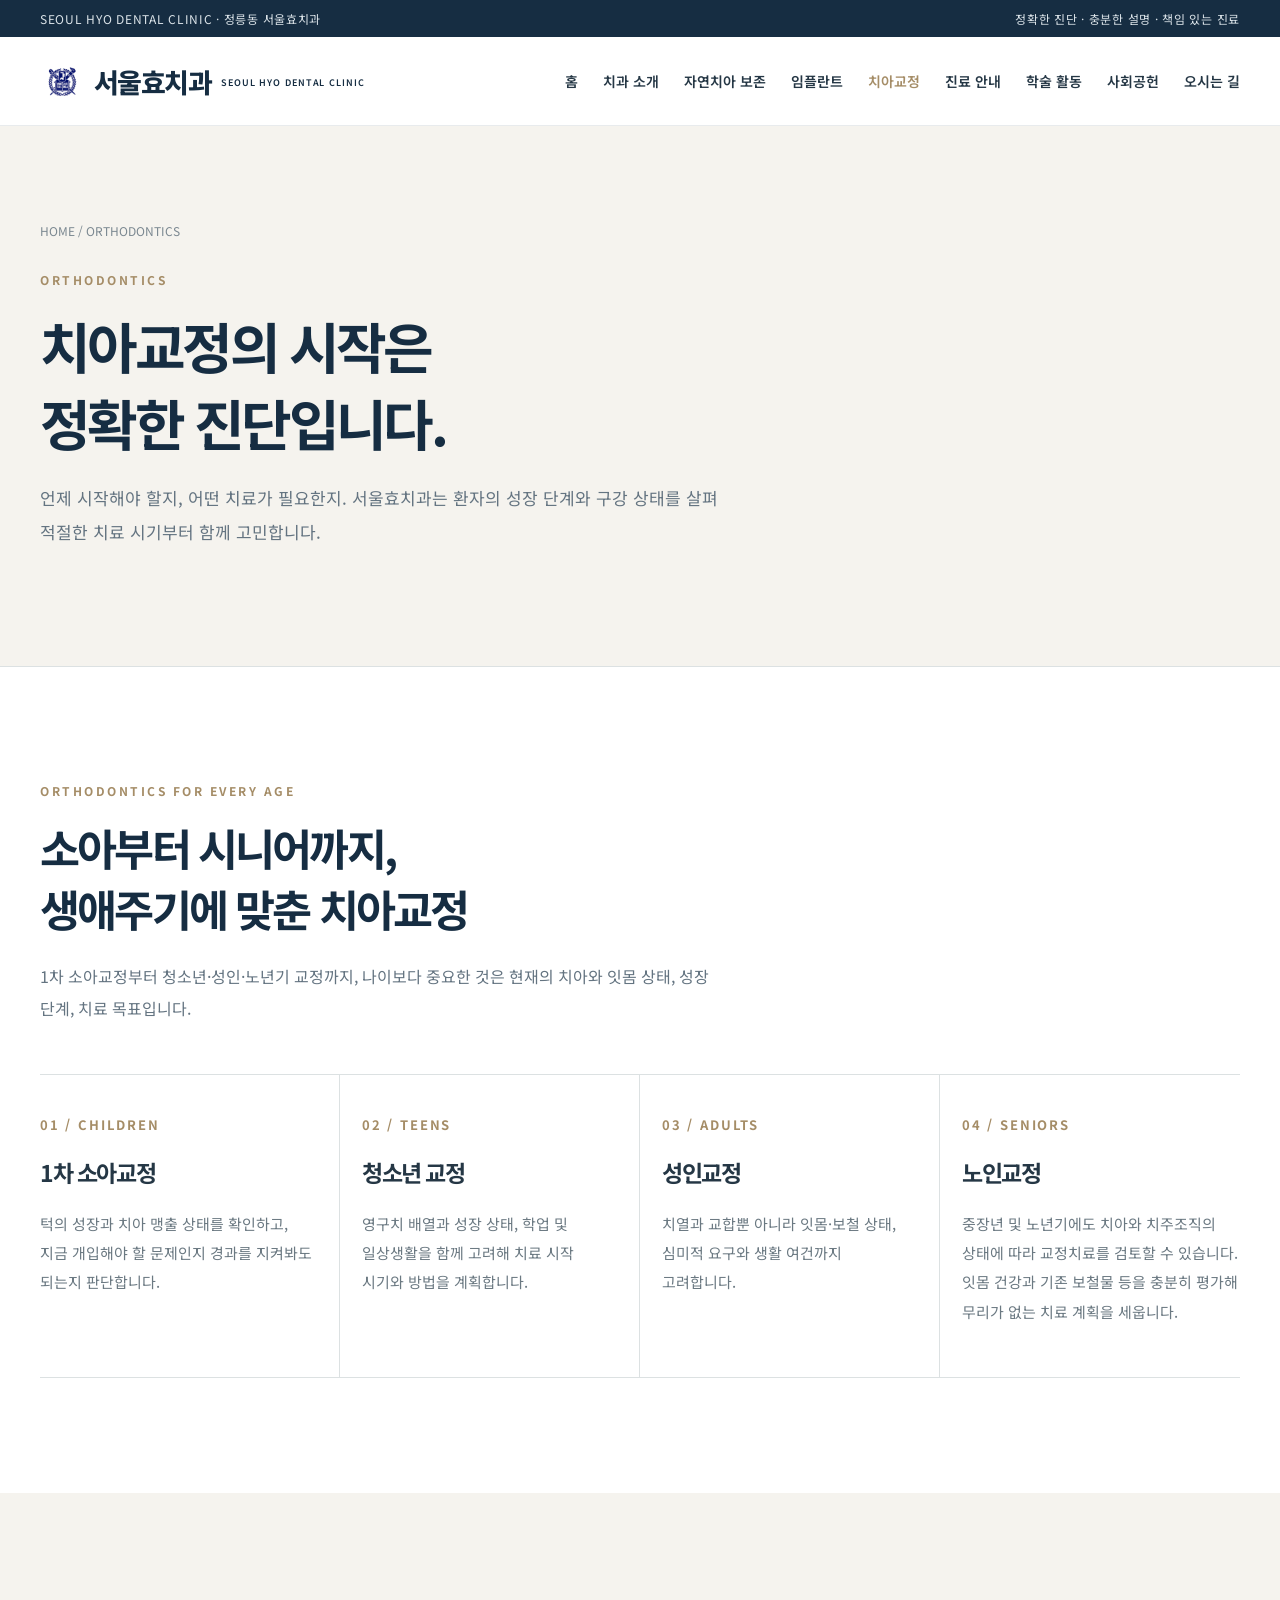
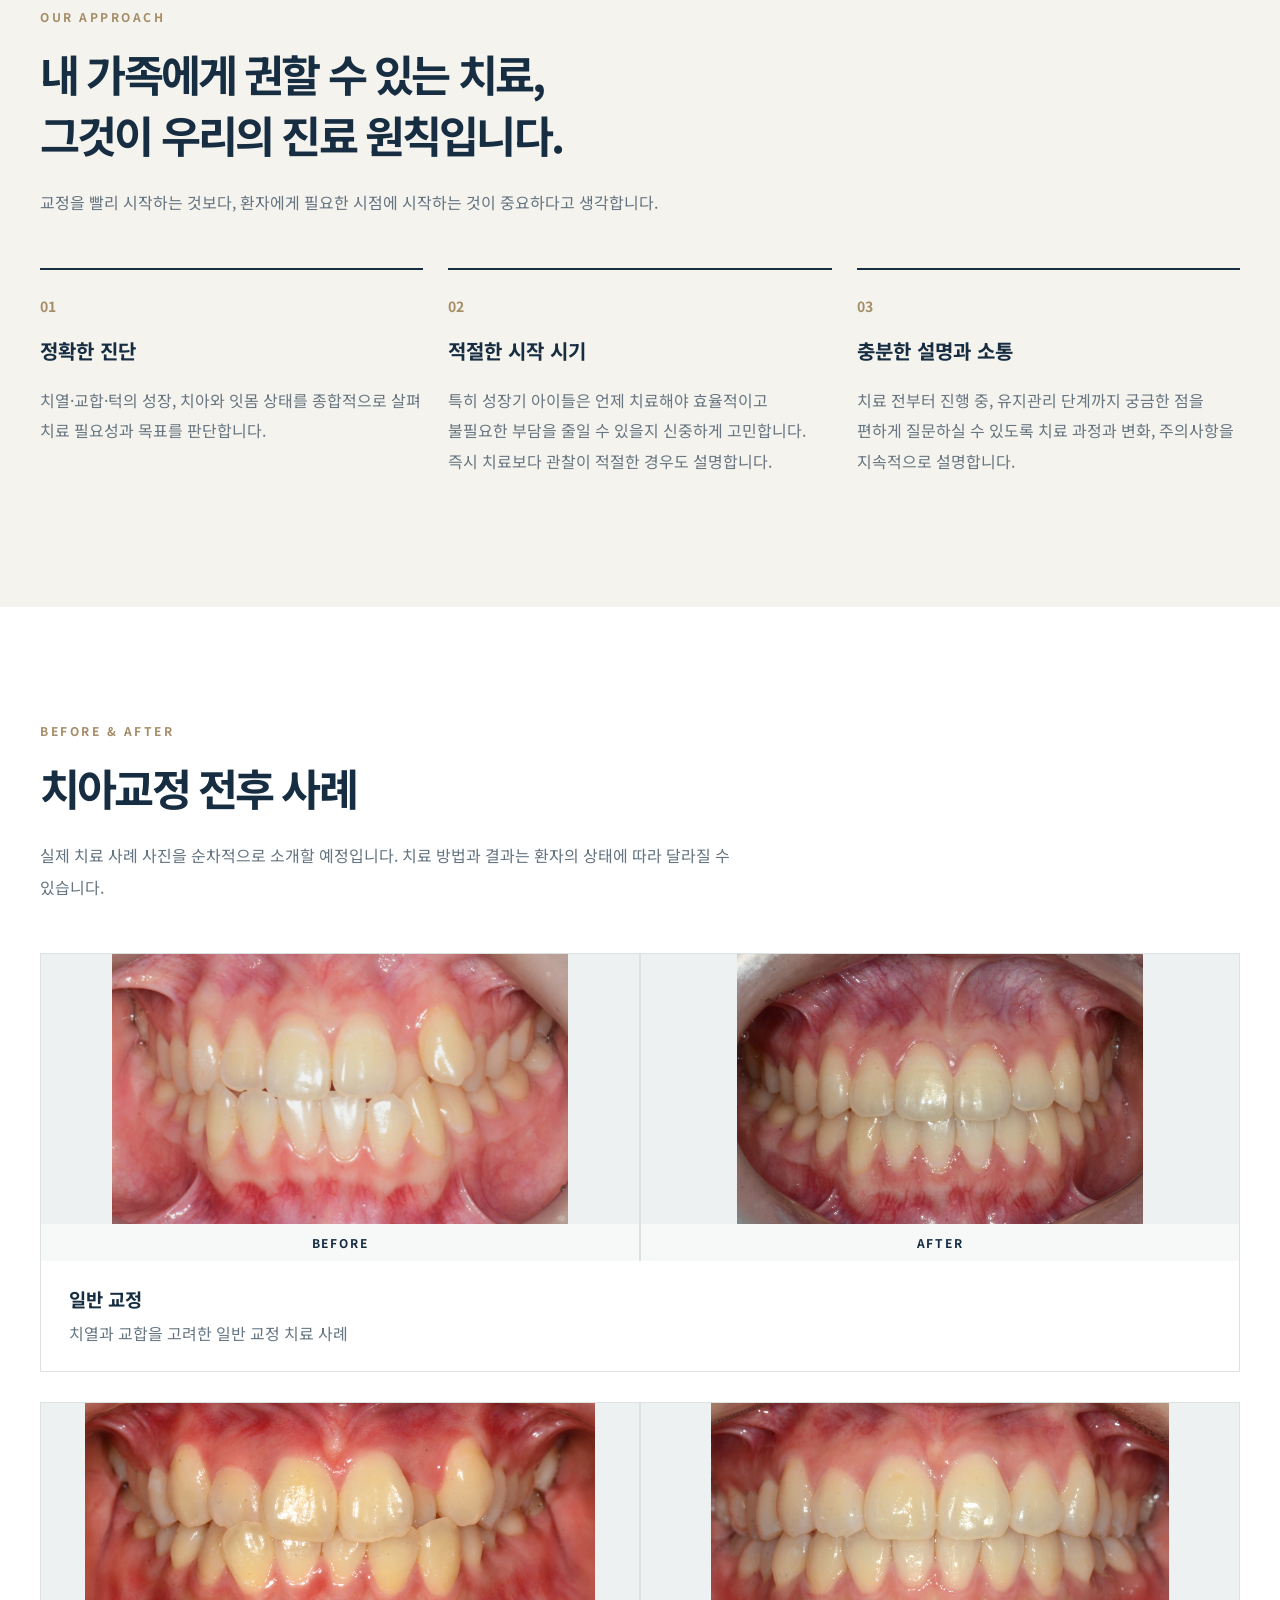
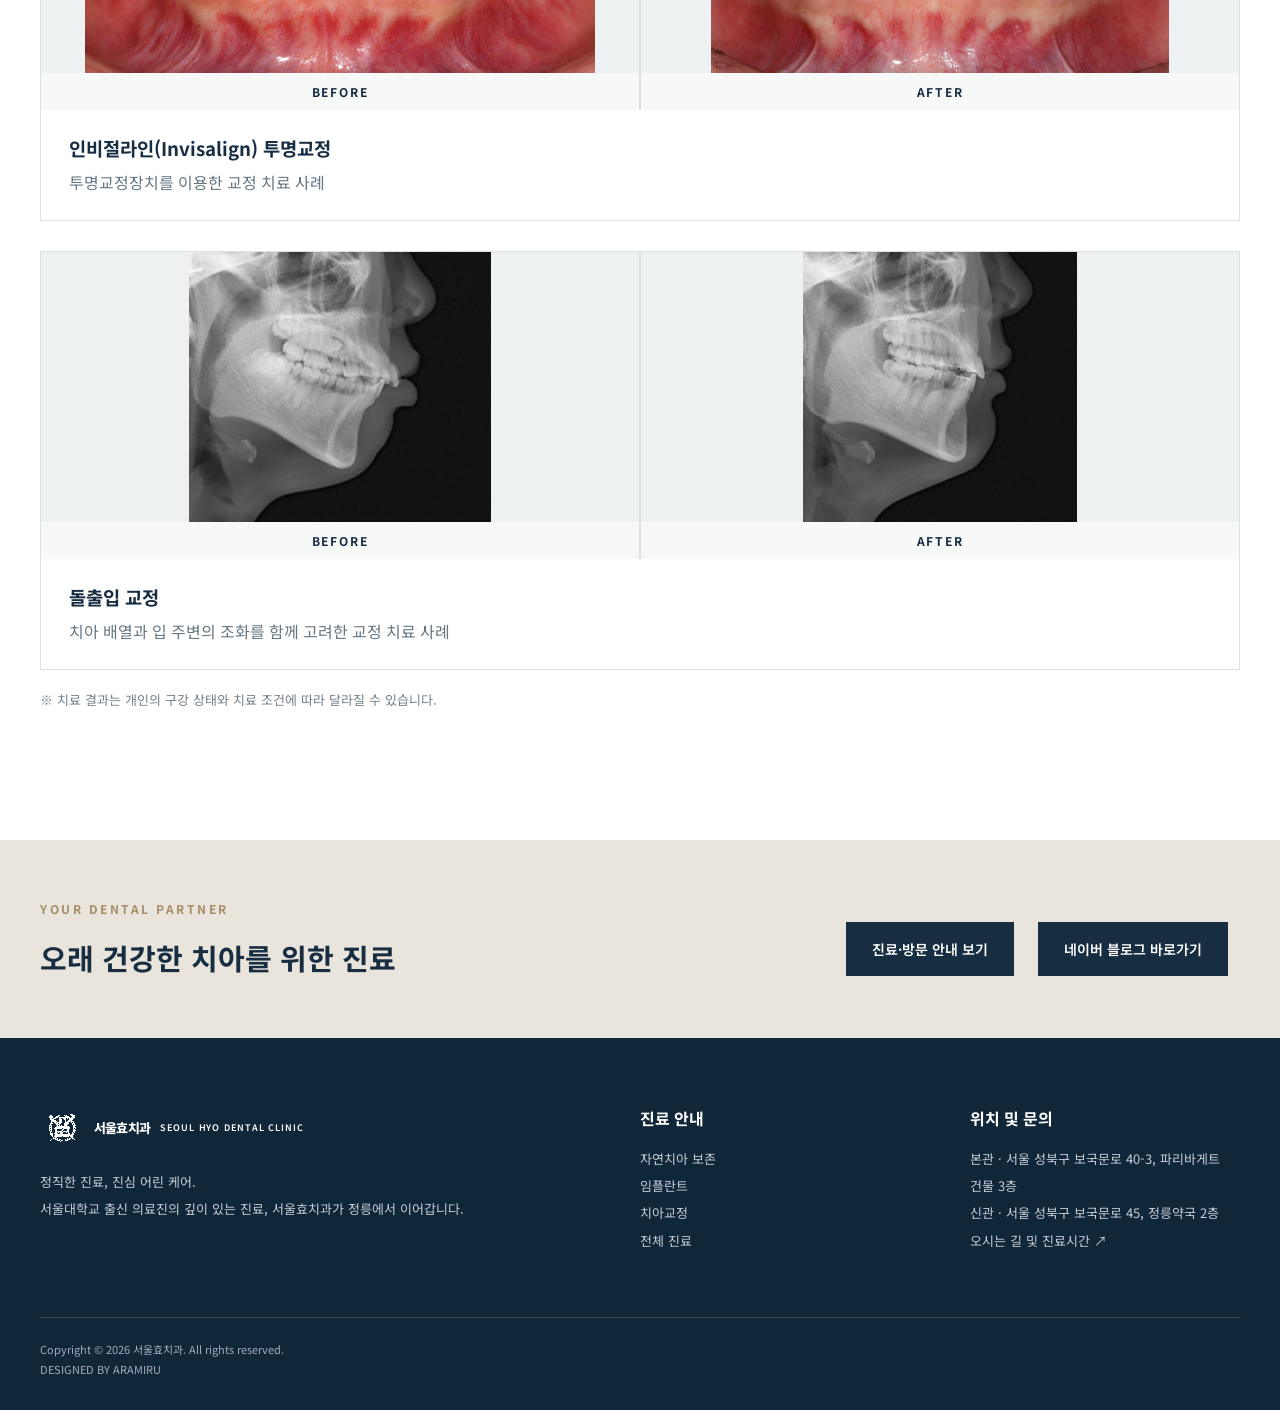
<file: orthodontics.html>
<!DOCTYPE html>
<html lang="ko">
  <head><meta charset="utf-8"/><meta content="width=device-width, initial-scale=1" name="viewport"/><meta content="#162d42" name="theme-color"/><meta content="서울효치과 치아교정 안내. 1차 소아교정부터 청소년·성인·노인교정까지 정확한 진단, 적절한 시작 시기, 충분한 설명과 소통을 중시합니다." name="description"/><title>ORTHODONTICS | 서울효치과</title><link href="assets/style.css" rel="stylesheet"/>
    <script defer="" src="assets/site.js">
    </script>
  </head>
  <body>
    <div class="utility">
      <div class="wrap"><span>SEOUL HYO DENTAL CLINIC · 정릉동 서울효치과</span><span>정확한 진단 · 충분한 설명 · 책임 있는 진료</span>
      </div>
    </div>
    <header class="header">
      <div class="wrap header-in"><a class="logo" href="index.html">서울효치과<small>SEOUL HYO DENTAL CLINIC</small></a><button aria-expanded="false" aria-label="메뉴 열기" class="menu">☰</button>
        <nav aria-label="주 메뉴" class="nav"><a class="" href="index.html">홈</a><a class="" href="about.html">치과 소개</a><a class="" href="preservation.html">자연치아 보존</a><a class="" href="implant.html">임플란트</a><a class="active" href="orthodontics.html">치아교정</a><a class="" href="treatments.html">진료 안내</a><a class="" href="academic.html">학술 활동</a><a class="" href="community.html">사회공헌</a><a class="" href="visit.html">오시는 길</a>
        </nav>
      </div>
    </header>
    <main>
      <section class="page-hero">
        <div class="wrap">
          <div class="crumb">HOME / ORTHODONTICS</div>
          <div class="eyebrow">ORTHODONTICS</div>
          <h1 class="page-title">치아교정의 시작은<br/>정확한 진단입니다.</h1>
          <p>언제 시작해야 할지, 어떤 치료가 필요한지. 서울효치과는 환자의 성장 단계와 구강 상태를 살펴 적절한 치료 시기부터 함께 고민합니다.</p>
        </div>
      </section>
      <section class="section">
        <div class="wrap">
          <div class="section-head">
            <div class="eyebrow">ORTHODONTICS FOR EVERY AGE</div>
            <h2>소아부터 시니어까지,<br/>생애주기에 맞춘 치아교정</h2>
            <p class="desc">1차 소아교정부터 청소년·성인·노년기 교정까지, 나이보다 중요한 것은 현재의 치아와 잇몸 상태, 성장 단계, 치료 목표입니다.</p>
          </div>
          <div class="number-grid ortho-age-grid">
            <article class="principle"><b>01 / CHILDREN</b><h3>1차 소아교정</h3><p>턱의 성장과 치아 맹출 상태를 확인하고, 지금 개입해야 할 문제인지 경과를 지켜봐도 되는지 판단합니다.</p></article>
            <article class="principle"><b>02 / TEENS</b><h3>청소년 교정</h3><p>영구치 배열과 성장 상태, 학업 및 일상생활을 함께 고려해 치료 시작 시기와 방법을 계획합니다.</p></article>
            <article class="principle"><b>03 / ADULTS</b><h3>성인교정</h3><p>치열과 교합뿐 아니라 잇몸·보철 상태, 심미적 요구와 생활 여건까지 고려합니다.</p></article>
            <article class="principle"><b>04 / SENIORS</b><h3>노인교정</h3><p>중장년 및 노년기에도 치아와 치주조직의 상태에 따라 교정치료를 검토할 수 있습니다. 잇몸 건강과 기존 보철물 등을 충분히 평가해 무리가 없는 치료 계획을 세웁니다.</p></article>
          </div>
        </div>
      </section>
      <section class="section alt">
        <div class="wrap">
          <div class="section-head">
            <div class="eyebrow">OUR APPROACH</div>
            <h2>내 가족에게 권할 수 있는 치료,<br/>그것이 우리의 진료 원칙입니다.</h2>
            <p class="desc">교정을 빨리 시작하는 것보다, 환자에게 필요한 시점에 시작하는 것이 중요하다고 생각합니다.</p>
          </div>
          <div class="steps">
            <article class="step"><h3>정확한 진단</h3><p>치열·교합·턱의 성장, 치아와 잇몸 상태를 종합적으로 살펴 치료 필요성과 목표를 판단합니다.</p></article>
            <article class="step"><h3>적절한 시작 시기</h3><p>특히 성장기 아이들은 언제 치료해야 효율적이고 불필요한 부담을 줄일 수 있을지 신중하게 고민합니다. 즉시 치료보다 관찰이 적절한 경우도 설명합니다.</p></article>
            <article class="step"><h3>충분한 설명과 소통</h3><p>치료 전부터 진행 중, 유지관리 단계까지 궁금한 점을 편하게 질문하실 수 있도록 치료 과정과 변화, 주의사항을 지속적으로 설명합니다.</p></article>
          </div>
        </div>
      </section>
      <section class="section">
        <div class="wrap">
          <div class="section-head">
            <div class="eyebrow">BEFORE &amp; AFTER</div>
            <h2>치아교정 전후 사례</h2>
            <p class="desc">실제 치료 사례 사진을 순차적으로 소개할 예정입니다. 치료 방법과 결과는 환자의 상태에 따라 달라질 수 있습니다.</p>
          </div>
          <div class="ortho-cases">
            <article class="ortho-case"><div class="ortho-case-images"><figure class="ortho-case-photo"><img src="assets/images/bracket%20before.JPG" alt="일반 교정 치료 전 사진" loading="lazy"/><figcaption>BEFORE</figcaption></figure><figure class="ortho-case-photo"><img src="assets/images/bracket%20final.jpg" alt="일반 교정 치료 후 사진" loading="lazy"/><figcaption>AFTER</figcaption></figure></div><div class="ortho-case-copy"><h3>일반 교정</h3><p>치열과 교합을 고려한 일반 교정 치료 사례</p></div></article>
            <article class="ortho-case"><div class="ortho-case-images"><figure class="ortho-case-photo"><img src="assets/images/invisalign%20before.png" alt="인비절라인(Invisalign) 투명교정 치료 전 사진" loading="lazy"/><figcaption>BEFORE</figcaption></figure><figure class="ortho-case-photo"><img src="assets/images/invisalign%20final.jpg" alt="인비절라인(Invisalign) 투명교정 치료 후 사진" loading="lazy"/><figcaption>AFTER</figcaption></figure></div><div class="ortho-case-copy"><h3>인비절라인(Invisalign) 투명교정</h3><p>투명교정장치를 이용한 교정 치료 사례</p></div></article>
            <article class="ortho-case"><div class="ortho-case-images"><figure class="ortho-case-photo"><img src="assets/images/protrusion%20before.jpg" alt="돌출입 교정 치료 전 사진" loading="lazy"/><figcaption>BEFORE</figcaption></figure><figure class="ortho-case-photo"><img src="assets/images/Protrusion%20final.jpg" alt="돌출입 교정 치료 후 사진" loading="lazy"/><figcaption>AFTER</figcaption></figure></div><div class="ortho-case-copy"><h3>돌출입 교정</h3><p>치아 배열과 입 주변의 조화를 함께 고려한 교정 치료 사례</p></div></article>
          </div>
          <p class="ortho-case-note">※ 치료 결과는 개인의 구강 상태와 치료 조건에 따라 달라질 수 있습니다.</p>
        </div>
      </section>
    </main>
    <section class="ribbon">
      <div class="wrap">
        <div>
          <div class="eyebrow">YOUR DENTAL PARTNER</div>
          <h2>오래 건강한 치아를 위한 진료</h2>
        </div><div style="display:flex;gap:12px;flex-wrap:wrap;align-items:center"><a class="button" href="visit.html">진료·방문 안내 보기</a><a class="button" href="https://blog.naver.com/seoulhyodental" target="_blank" rel="noopener noreferrer">네이버 블로그 바로가기</a></div>
      </div>
    </section>
    <footer class="footer">
      <div class="wrap">
        <div class="footer-top">
          <div><a class="logo" href="index.html">서울효치과<small>SEOUL HYO DENTAL CLINIC</small></a>
            <p>정직한 진료, 진심 어린 케어.<br/>서울대학교 출신 의료진의 깊이 있는 진료, 서울효치과가 정릉에서 이어갑니다.</p>
          </div>
          <div>
            <h4>진료 안내</h4>
            <p><a href="preservation.html">자연치아 보존</a><br/><a href="implant.html">임플란트</a><br/><a href="orthodontics.html">치아교정</a><br/><a href="treatments.html">전체 진료</a>
            </p>
          </div>
          <div>
            <h4>위치 및 문의</h4>
            <p>본관 · 서울 성북구 보국문로 40-3, 파리바게트 건물 3층<br/>신관 · 서울 성북구 보국문로 45, 정릉약국 2층<br/><a href="visit.html">오시는 길 및 진료시간 ↗</a>
          </p>
        </div>
      </div>
      <div class="foot-bottom">Copyright © 2026 서울효치과. All rights reserved.<br/>DESIGNED BY ARAMIRU</div>
    </div>
  </footer>
</body>
</html>
</file>
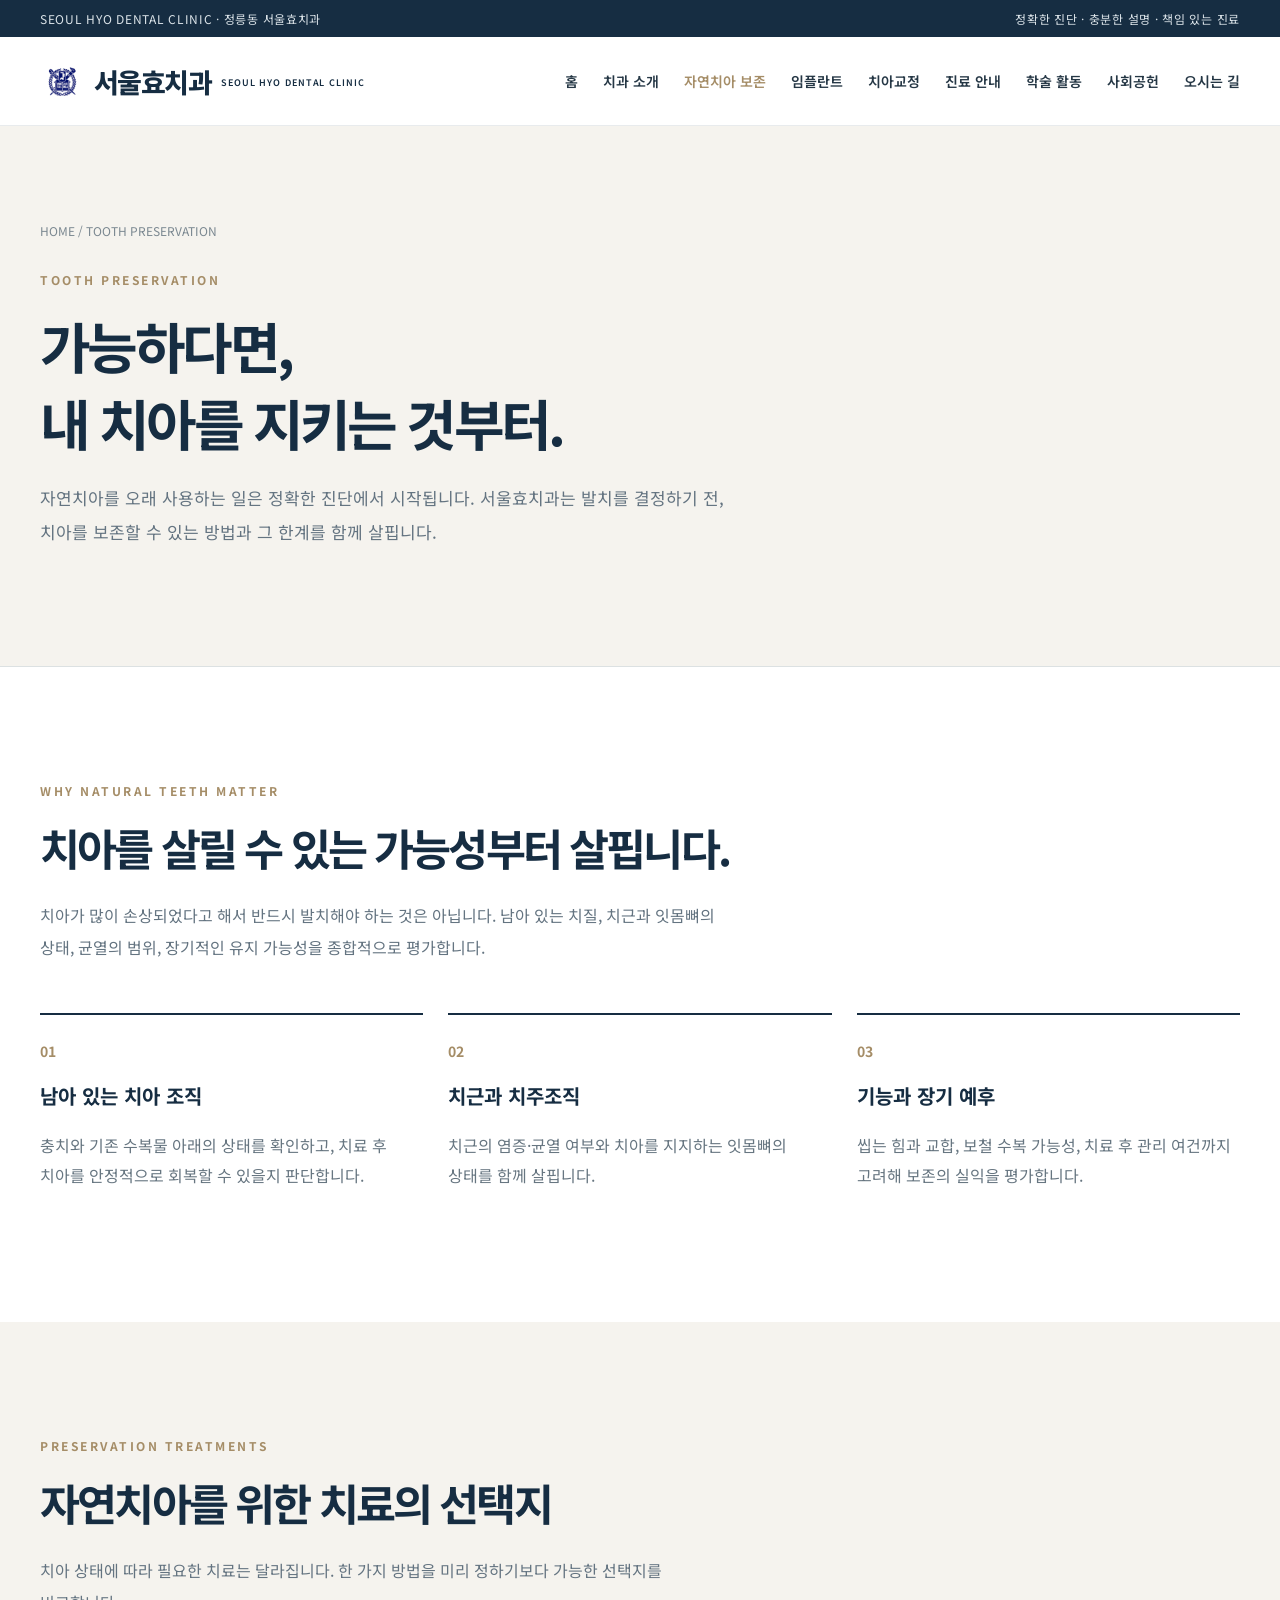
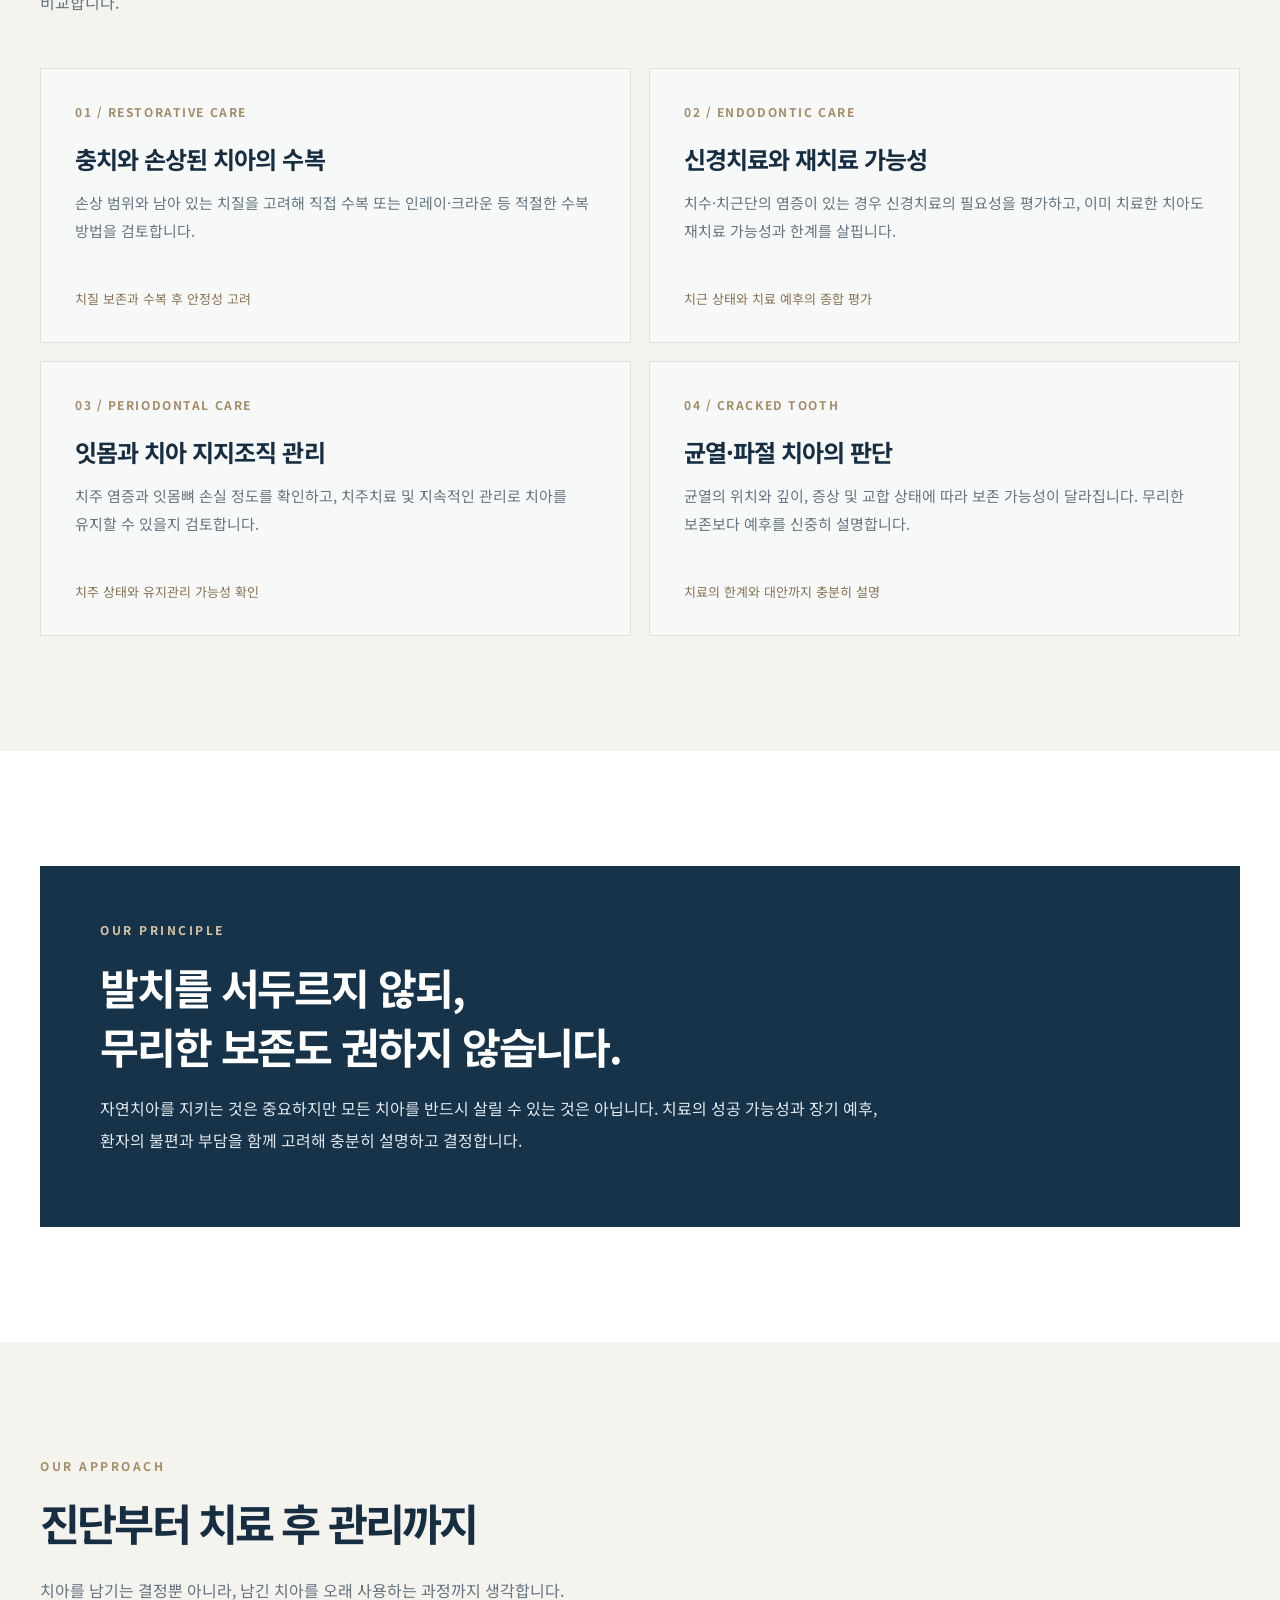
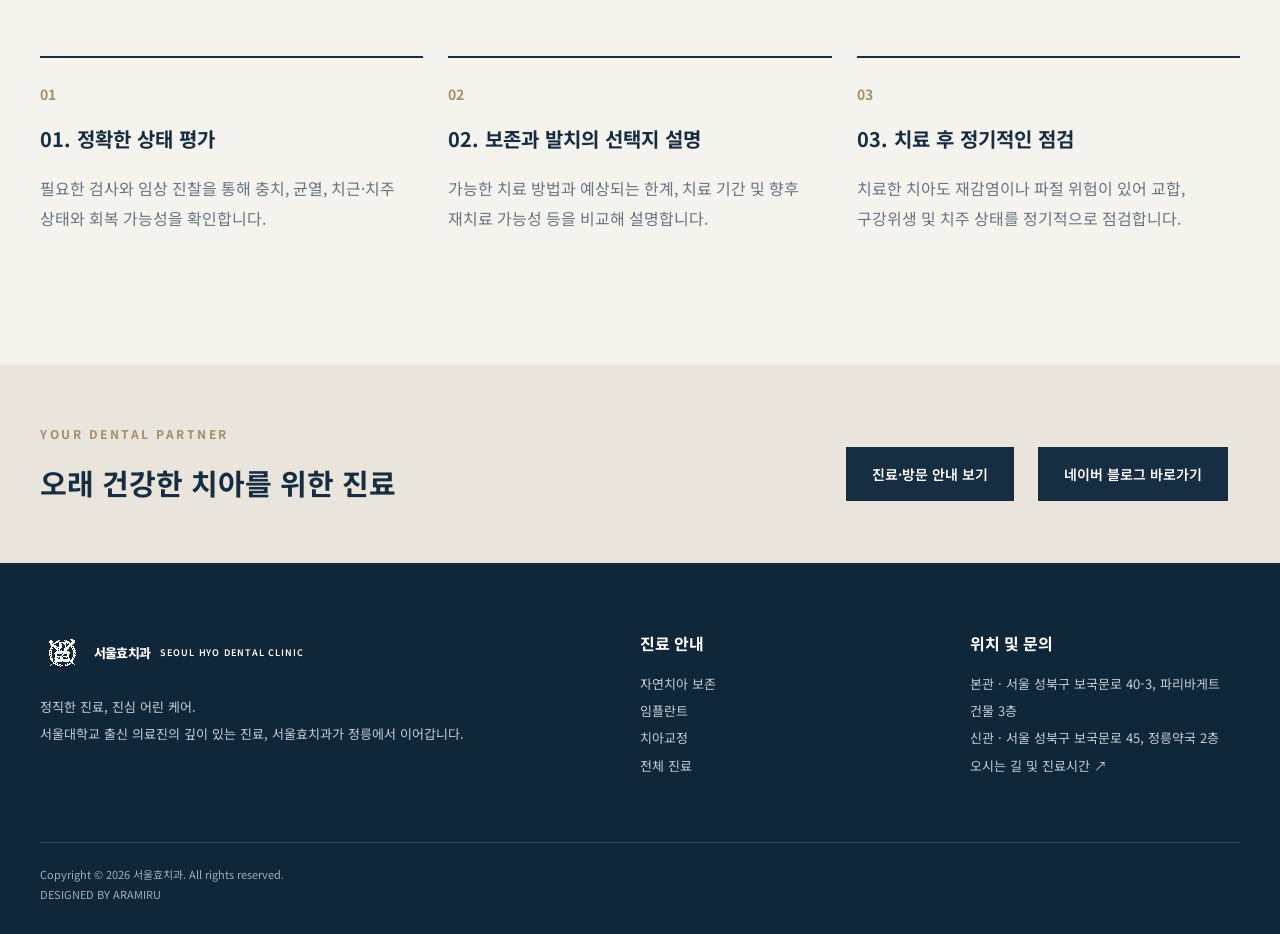
<file: preservation.html>
<!DOCTYPE html>
<html lang="ko">
  <head><meta charset="utf-8"/><meta content="width=device-width, initial-scale=1" name="viewport"/><meta content="#162d42" name="theme-color"/><meta content="서울효치과 자연치아 보존 진료. 충치·신경치료, 치주치료, 균열 치아 등 발치 전 보존 가능성과 장기 예후를 신중하게 평가합니다." name="description"/><title>자연치아 보존·신경치료·치주치료 | 서울효치과</title><link href="assets/style.css" rel="stylesheet"/>
    <script defer="" src="assets/site.js">
    </script>
  </head>
  <body>
    <div class="utility">
      <div class="wrap"><span>SEOUL HYO DENTAL CLINIC · 정릉동 서울효치과</span><span>정확한 진단 · 충분한 설명 · 책임 있는 진료</span>
      </div>
    </div>
    <header class="header">
      <div class="wrap header-in"><a class="logo" href="index.html">서울효치과<small>SEOUL HYO DENTAL CLINIC</small></a><button aria-expanded="false" aria-label="메뉴 열기" class="menu">☰</button>
        <nav aria-label="주 메뉴" class="nav"><a class="" href="index.html">홈</a><a class="" href="about.html">치과 소개</a><a class="active" href="preservation.html">자연치아 보존</a><a class="" href="implant.html">임플란트</a><a class="" href="orthodontics.html">치아교정</a><a class="" href="treatments.html">진료 안내</a><a class="" href="academic.html">학술 활동</a><a class="" href="community.html">사회공헌</a><a class="" href="visit.html">오시는 길</a>
        </nav>
      </div>
    </header>
    <main>
      <section class="page-hero">
        <div class="wrap">
          <div class="crumb">HOME / TOOTH PRESERVATION</div>
          <div class="eyebrow">TOOTH PRESERVATION</div>
          <h1 class="page-title">가능하다면,<br/>내 치아를 지키는 것부터.</h1>
          <p>자연치아를 오래 사용하는 일은 정확한 진단에서 시작됩니다. 서울효치과는 발치를 결정하기 전, 치아를 보존할 수 있는 방법과 그 한계를 함께 살핍니다.</p>
        </div>
      </section>
      <section class="section">
        <div class="wrap">
          <div class="section-head">
            <div class="eyebrow">WHY NATURAL TEETH MATTER</div>
            <h2>치아를 살릴 수 있는 가능성부터 살핍니다.</h2>
            <p class="desc">치아가 많이 손상되었다고 해서 반드시 발치해야 하는 것은 아닙니다. 남아 있는 치질, 치근과 잇몸뼈의 상태, 균열의 범위, 장기적인 유지 가능성을 종합적으로 평가합니다.</p>
          </div>
          <div class="steps">
            <article class="step"><h3>남아 있는 치아 조직</h3><p>충치와 기존 수복물 아래의 상태를 확인하고, 치료 후 치아를 안정적으로 회복할 수 있을지 판단합니다.</p></article>
            <article class="step"><h3>치근과 치주조직</h3><p>치근의 염증·균열 여부와 치아를 지지하는 잇몸뼈의 상태를 함께 살핍니다.</p></article>
            <article class="step"><h3>기능과 장기 예후</h3><p>씹는 힘과 교합, 보철 수복 가능성, 치료 후 관리 여건까지 고려해 보존의 실익을 평가합니다.</p></article>
          </div>
        </div>
      </section>
      <section class="section alt">
        <div class="wrap">
          <div class="section-head">
            <div class="eyebrow">PRESERVATION TREATMENTS</div>
            <h2>자연치아를 위한 치료의 선택지</h2>
            <p class="desc">치아 상태에 따라 필요한 치료는 달라집니다. 한 가지 방법을 미리 정하기보다 가능한 선택지를 비교합니다.</p>
          </div>
          <div class="implant-complex-grid">
            <article class="implant-complex-card"><div class="implant-complex-no">01 / RESTORATIVE CARE</div><h3>충치와 손상된 치아의 수복</h3><p>손상 범위와 남아 있는 치질을 고려해 직접 수복 또는 인레이·크라운 등 적절한 수복 방법을 검토합니다.</p><span>치질 보존과 수복 후 안정성 고려</span></article>
            <article class="implant-complex-card"><div class="implant-complex-no">02 / ENDODONTIC CARE</div><h3>신경치료와 재치료 가능성</h3><p>치수·치근단의 염증이 있는 경우 신경치료의 필요성을 평가하고, 이미 치료한 치아도 재치료 가능성과 한계를 살핍니다.</p><span>치근 상태와 치료 예후의 종합 평가</span></article>
            <article class="implant-complex-card"><div class="implant-complex-no">03 / PERIODONTAL CARE</div><h3>잇몸과 치아 지지조직 관리</h3><p>치주 염증과 잇몸뼈 손실 정도를 확인하고, 치주치료 및 지속적인 관리로 치아를 유지할 수 있을지 검토합니다.</p><span>치주 상태와 유지관리 가능성 확인</span></article>
            <article class="implant-complex-card"><div class="implant-complex-no">04 / CRACKED TOOTH</div><h3>균열·파절 치아의 판단</h3><p>균열의 위치와 깊이, 증상 및 교합 상태에 따라 보존 가능성이 달라집니다. 무리한 보존보다 예후를 신중히 설명합니다.</p><span>치료의 한계와 대안까지 충분히 설명</span></article>
          </div>
        </div>
      </section>
      <section class="section">
        <div class="wrap">
          <div class="implant-statement">
            <div class="eyebrow">OUR PRINCIPLE</div>
            <h2 style="color:#fff">발치를 서두르지 않되,<br/>무리한 보존도 권하지 않습니다.</h2>
            <p>자연치아를 지키는 것은 중요하지만 모든 치아를 반드시 살릴 수 있는 것은 아닙니다. 치료의 성공 가능성과 장기 예후, 환자의 불편과 부담을 함께 고려해 충분히 설명하고 결정합니다.</p>
          </div>
        </div>
      </section>
      <section class="section alt">
        <div class="wrap">
          <div class="section-head">
            <div class="eyebrow">OUR APPROACH</div>
            <h2>진단부터 치료 후 관리까지</h2>
            <p class="desc">치아를 남기는 결정뿐 아니라, 남긴 치아를 오래 사용하는 과정까지 생각합니다.</p>
          </div>
          <div class="steps">
            <article class="step"><h3>01. 정확한 상태 평가</h3><p>필요한 검사와 임상 진찰을 통해 충치, 균열, 치근·치주 상태와 회복 가능성을 확인합니다.</p></article>
            <article class="step"><h3>02. 보존과 발치의 선택지 설명</h3><p>가능한 치료 방법과 예상되는 한계, 치료 기간 및 향후 재치료 가능성 등을 비교해 설명합니다.</p></article>
            <article class="step"><h3>03. 치료 후 정기적인 점검</h3><p>치료한 치아도 재감염이나 파절 위험이 있어 교합, 구강위생 및 치주 상태를 정기적으로 점검합니다.</p></article>
          </div>
        </div>
      </section>
    </main>
    <section class="ribbon">
      <div class="wrap">
        <div>
          <div class="eyebrow">YOUR DENTAL PARTNER</div>
          <h2>오래 건강한 치아를 위한 진료</h2>
        </div><div style="display:flex;gap:12px;flex-wrap:wrap;align-items:center"><a class="button" href="visit.html">진료·방문 안내 보기</a><a class="button" href="https://blog.naver.com/seoulhyodental" target="_blank" rel="noopener noreferrer">네이버 블로그 바로가기</a></div>
      </div>
    </section>
    <footer class="footer">
      <div class="wrap">
        <div class="footer-top">
          <div><a class="logo" href="index.html">서울효치과<small>SEOUL HYO DENTAL CLINIC</small></a>
            <p>정직한 진료, 진심 어린 케어.<br/>서울대학교 출신 의료진의 깊이 있는 진료, 서울효치과가 정릉에서 이어갑니다.</p>
          </div>
          <div>
            <h4>진료 안내</h4>
            <p><a href="preservation.html">자연치아 보존</a><br/><a href="implant.html">임플란트</a><br/><a href="orthodontics.html">치아교정</a><br/><a href="treatments.html">전체 진료</a>
            </p>
          </div>
          <div>
            <h4>위치 및 문의</h4>
            <p>본관 · 서울 성북구 보국문로 40-3, 파리바게트 건물 3층<br/>신관 · 서울 성북구 보국문로 45, 정릉약국 2층<br/><a href="visit.html">오시는 길 및 진료시간 ↗</a>
          </p>
        </div>
      </div>
      <div class="foot-bottom">Copyright © 2026 서울효치과. All rights reserved.<br/>DESIGNED BY ARAMIRU</div>
    </div>
  </footer>
</body>
</html>
</file>
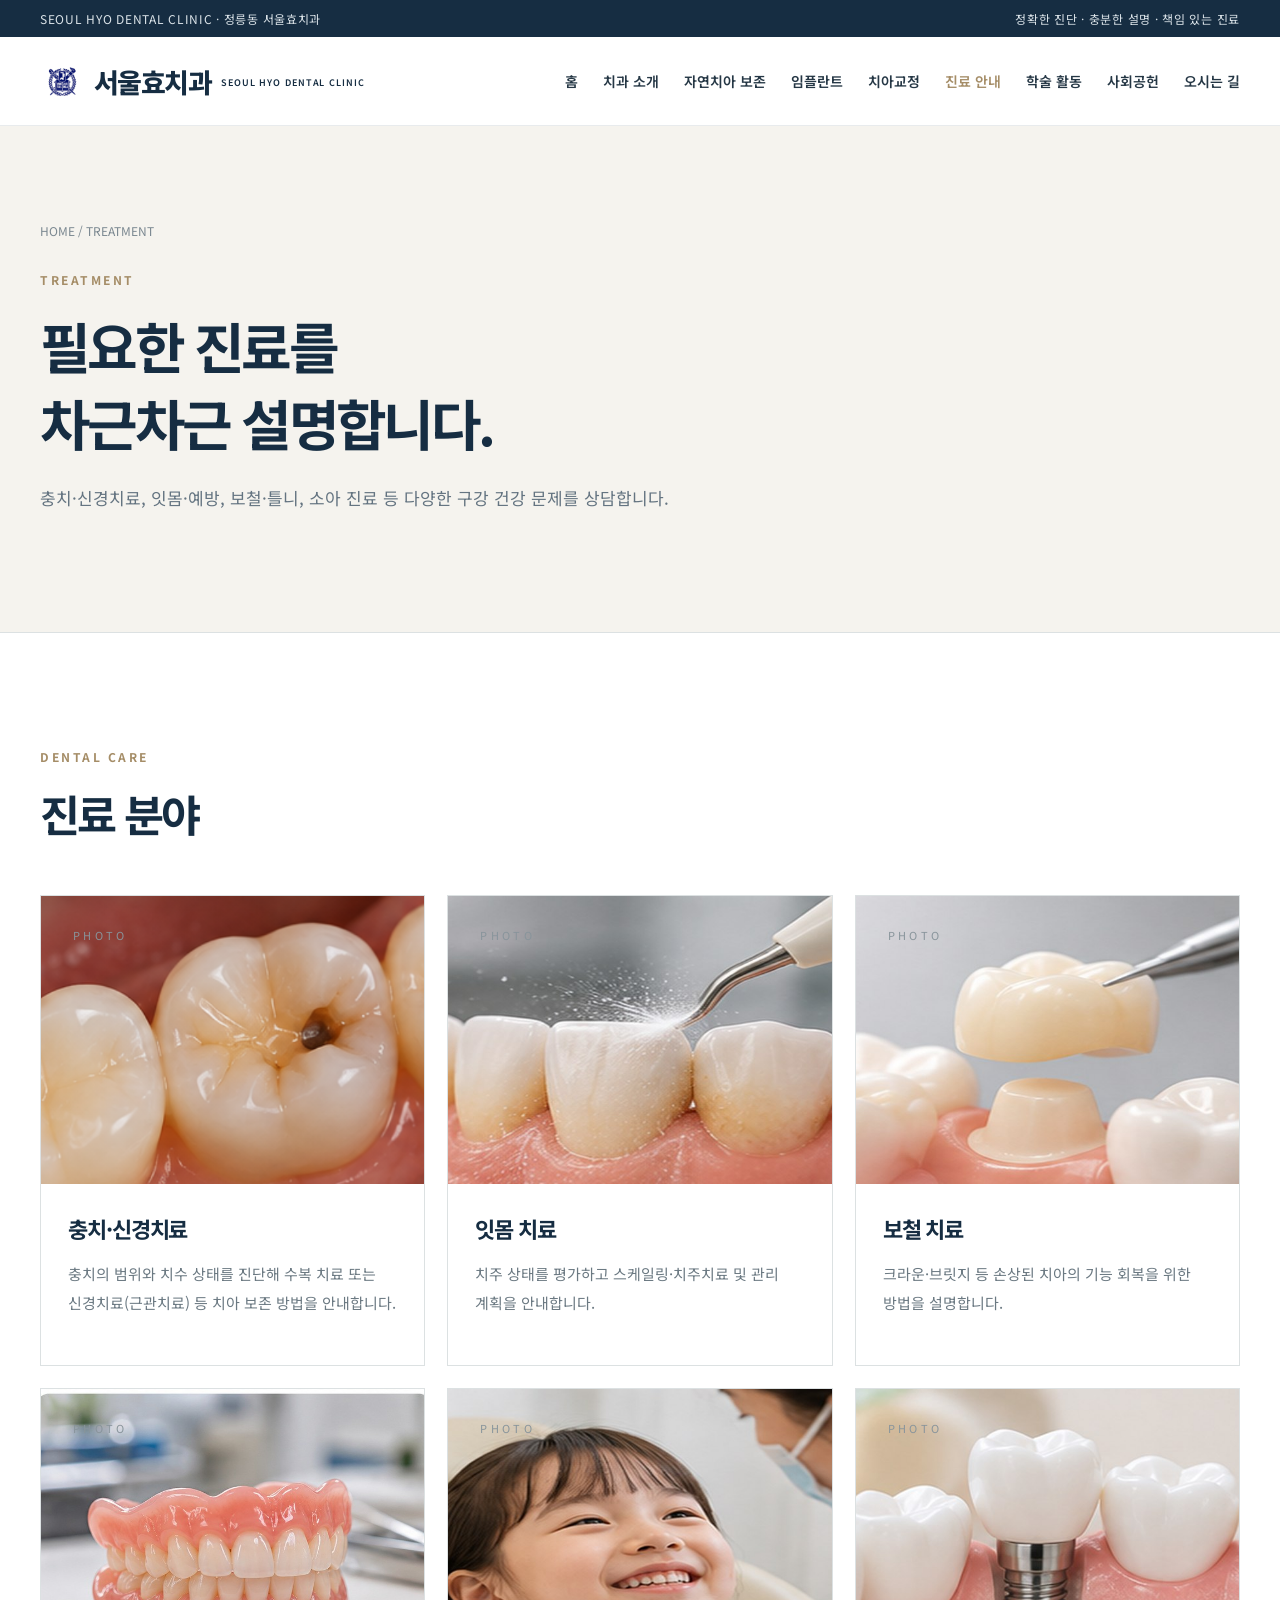
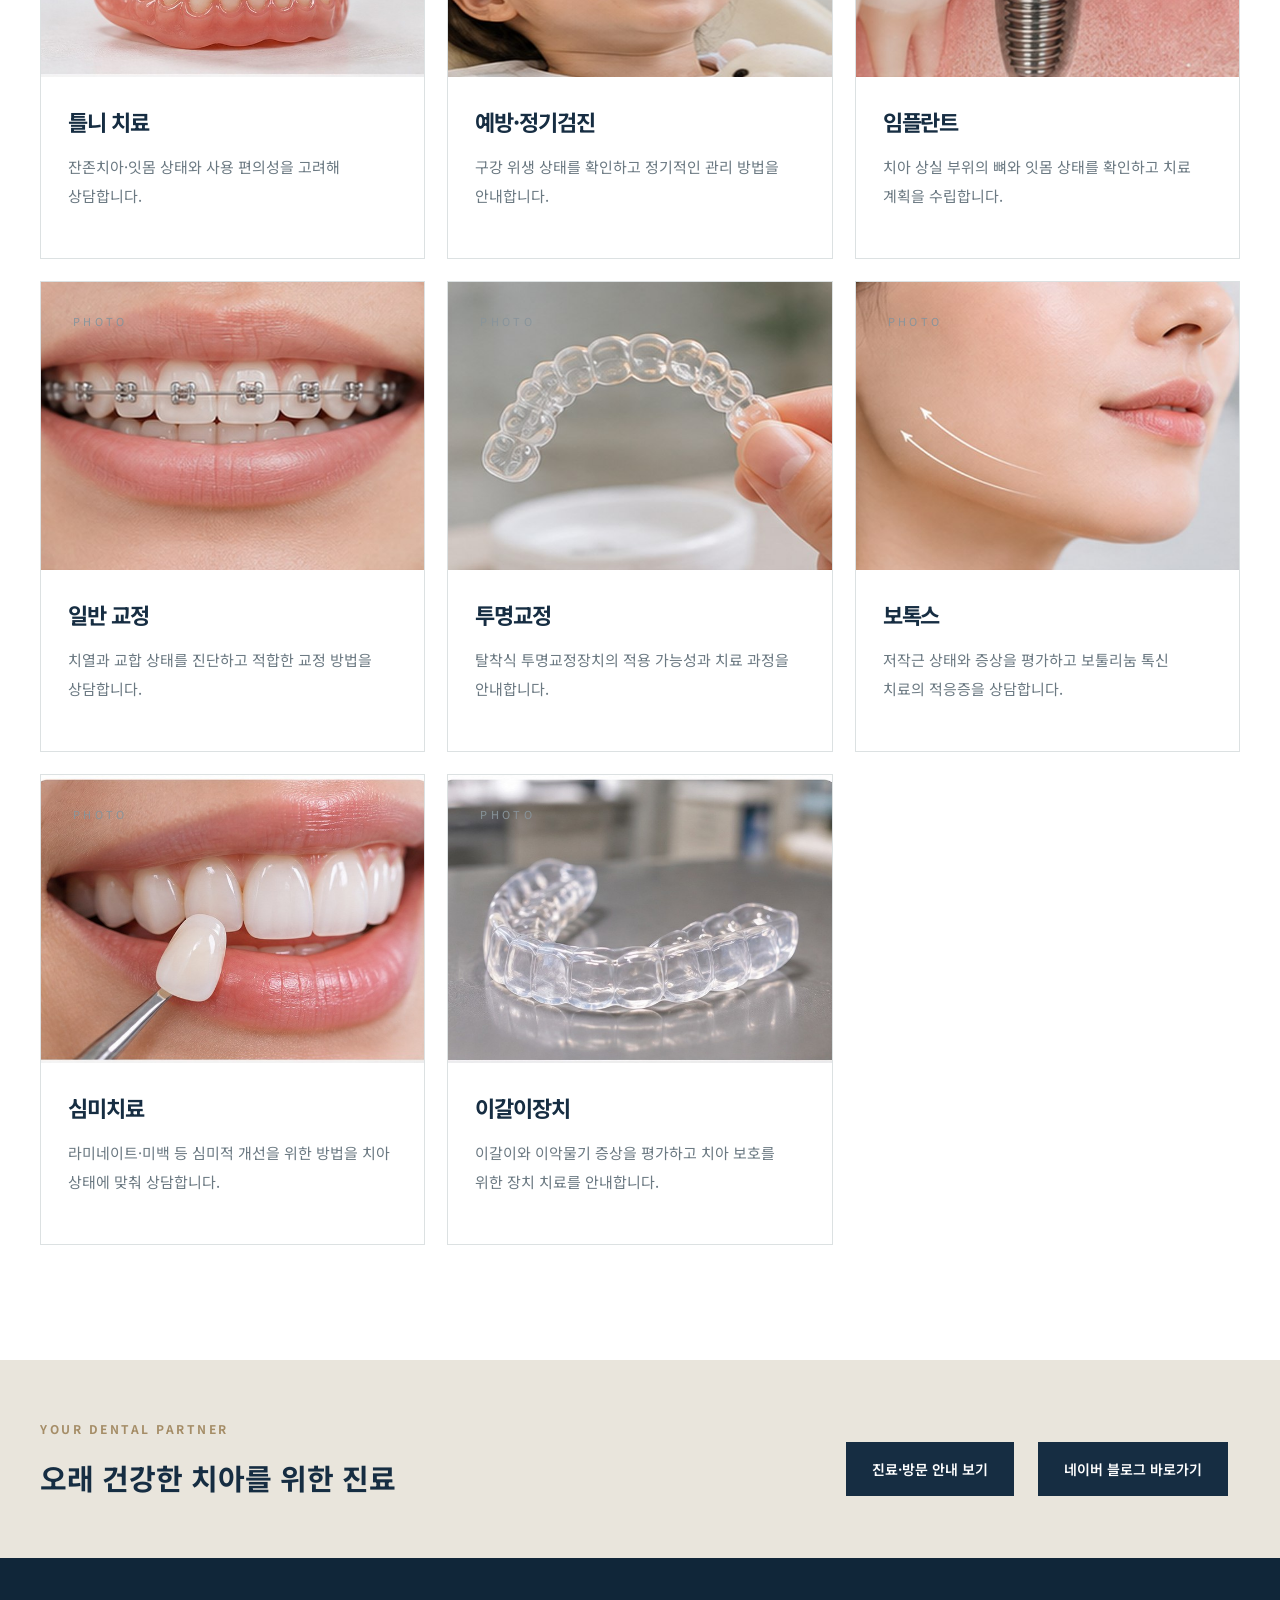
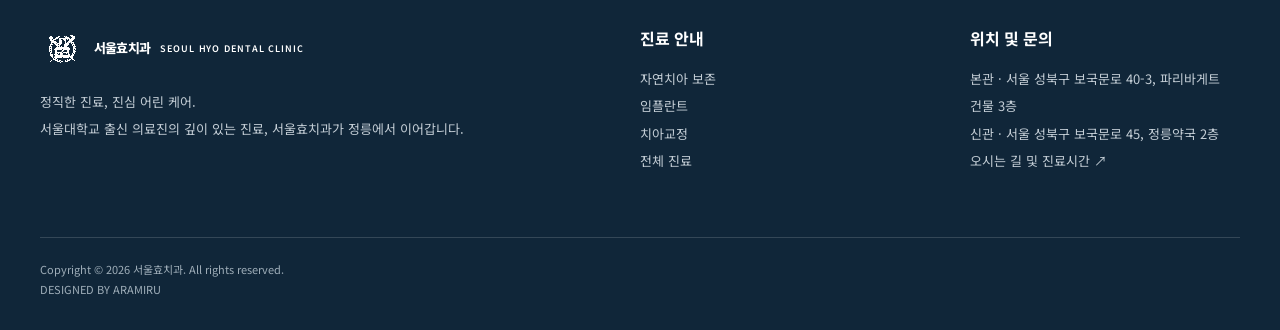
<file: treatments.html>
<!DOCTYPE html>
<html lang="ko">
  <head><meta charset="utf-8"/><meta content="width=device-width, initial-scale=1" name="viewport"/><meta content="#162d42" name="theme-color"/><meta content="서울 성북구 정릉동 서울효치과. 자연치아 보존, 임플란트, 치아교정, 보철 및 예방 진료 정보를 안내합니다." name="description"/><title>진료 안내 | 서울효치과</title><link href="assets/style.css" rel="stylesheet"/>
    <script defer="" src="assets/site.js">
    </script>
  </head>
  <body>
    <div class="utility">
      <div class="wrap"><span>SEOUL HYO DENTAL CLINIC · 정릉동 서울효치과</span><span>정확한 진단 · 충분한 설명 · 책임 있는 진료</span>
      </div>
    </div>
    <header class="header">
      <div class="wrap header-in"><a class="logo" href="index.html">서울효치과<small>SEOUL HYO DENTAL CLINIC</small></a><button aria-expanded="false" aria-label="메뉴 열기" class="menu">☰</button>
        <nav aria-label="주 메뉴" class="nav"><a class="" href="index.html">홈</a><a class="" href="about.html">치과 소개</a><a class="" href="preservation.html">자연치아 보존</a><a class="" href="implant.html">임플란트</a><a class="" href="orthodontics.html">치아교정</a><a class="active" href="treatments.html">진료 안내</a><a class="" href="academic.html">학술 활동</a><a class="" href="community.html">사회공헌</a><a class="" href="visit.html">오시는 길</a>
        </nav>
      </div>
    </header>
    <main>
      <section class="page-hero">
        <div class="wrap">
          <div class="crumb">HOME / TREATMENT</div>
          <div class="eyebrow">TREATMENT</div>
          <h1 class="page-title">필요한 진료를<br/>차근차근 설명합니다.</h1>
          <p>충치·신경치료, 잇몸·예방, 보철·틀니, 소아 진료 등 다양한 구강 건강 문제를 상담합니다.</p>
        </div>
      </section>
      <section class="section">
        <div class="wrap">
          <div class="section-head">
            <div class="eyebrow">DENTAL CARE</div>
            <h2>진료 분야</h2>
            <p class="desc">
            </p>
          </div>
          <div class="tiles">
            <article class="tile">
              <div class="photo treatment-photo"><img src="assets/images/treatment-cavity.png" alt="충치·신경치료 치아 사진" loading="lazy" onerror="this.style.display='none'"/><span>충치·신경치료</span>
              </div>
              <div class="tile-copy">
                <h3>충치·신경치료</h3>
                <p>충치의 범위와 치수 상태를 진단해 수복 치료 또는 신경치료(근관치료) 등 치아 보존 방법을 안내합니다.</p>
              </div>
            </article>
            <article class="tile">
              <div class="photo treatment-photo"><img src="assets/images/treatment-gum.jpg" alt="잇몸 치료 진료 이미지" loading="lazy" onerror="this.style.display='none'"/><span>잇몸 치료</span>
              </div>
              <div class="tile-copy">
                <h3>잇몸 치료</h3>
                <p>치주 상태를 평가하고 스케일링·치주치료 및 관리 계획을 안내합니다.</p>
              </div>
            </article>
            <article class="tile">
              <div class="photo treatment-photo"><img src="assets/images/treatment-prosthetic.jpg" alt="보철 치료 진료 이미지" loading="lazy" onerror="this.style.display='none'"/><span>보철 치료</span>
              </div>
              <div class="tile-copy">
                <h3>보철 치료</h3>
                <p>크라운·브릿지 등 손상된 치아의 기능 회복을 위한 방법을 설명합니다.</p>
              </div>
            </article>
            <article class="tile">
              <div class="photo treatment-photo"><img src="assets/images/treatment-denture.jpg" alt="틀니 치료 진료 이미지" loading="lazy" onerror="this.style.display='none'"/><span>틀니 치료</span>
              </div>
              <div class="tile-copy">
                <h3>틀니 치료</h3>
                <p>잔존치아·잇몸 상태와 사용 편의성을 고려해 상담합니다.</p>
              </div>
            </article>
            <article class="tile">
              <div class="photo treatment-photo"><img src="assets/images/treatment-preventive.jpg" alt="예방·정기검진 진료 이미지" loading="lazy" onerror="this.style.display='none'"/><span>예방·정기검진</span>
              </div>
              <div class="tile-copy">
                <h3>예방·정기검진</h3>
                <p>구강 위생 상태를 확인하고 정기적인 관리 방법을 안내합니다.</p>
              </div>
            </article>
            <article class="tile">
              <div class="photo treatment-photo"><img src="assets/images/treatment-implant.jpg" alt="임플란트 진료 이미지" loading="lazy" onerror="this.style.display='none'"/><span>임플란트</span>
              </div>
              <div class="tile-copy">
                <h3>임플란트</h3>
                <p>치아 상실 부위의 뼈와 잇몸 상태를 확인하고 치료 계획을 수립합니다.</p>
              </div>
            </article>
            <article class="tile">
              <div class="photo treatment-photo"><img src="assets/images/treatment-braces.jpg" alt="일반 교정 진료 이미지" loading="lazy" onerror="this.style.display='none'"/><span>일반 교정</span>
              </div>
              <div class="tile-copy">
                <h3>일반 교정</h3>
                <p>치열과 교합 상태를 진단하고 적합한 교정 방법을 상담합니다.</p>
              </div>
            </article>
            <article class="tile">
              <div class="photo treatment-photo"><img src="assets/images/treatment-clear-aligner.jpg" alt="투명교정 진료 이미지" loading="lazy" onerror="this.style.display='none'"/><span>투명교정</span>
              </div>
              <div class="tile-copy">
                <h3>투명교정</h3>
                <p>탈착식 투명교정장치의 적용 가능성과 치료 과정을 안내합니다.</p>
              </div>
            </article>
            <article class="tile">
              <div class="photo treatment-photo"><img src="assets/images/treatment-botox.jpg" alt="보톡스 진료 이미지" loading="lazy" onerror="this.style.display='none'"/><span>보톡스</span>
              </div>
              <div class="tile-copy">
                <h3>보톡스</h3>
                <p>저작근 상태와 증상을 평가하고 보툴리눔 톡신 치료의 적응증을 상담합니다.</p>
              </div>
            </article>
            <article class="tile">
              <div class="photo treatment-photo"><img src="assets/images/treatment-aesthetic.jpg" alt="심미치료 진료 이미지" loading="lazy" onerror="this.style.display='none'"/><span>심미치료</span>
              </div>
              <div class="tile-copy">
                <h3>심미치료</h3>
                <p>라미네이트·미백 등 심미적 개선을 위한 방법을 치아 상태에 맞춰 상담합니다.</p>
              </div>
            </article>
            <article class="tile">
              <div class="photo treatment-photo"><img src="assets/images/treatment-bruxism.jpg" alt="이갈이장치 진료 이미지" loading="lazy" onerror="this.style.display='none'"/><span>이갈이장치</span>
              </div>
              <div class="tile-copy">
                <h3>이갈이장치</h3>
                <p>이갈이와 이악물기 증상을 평가하고 치아 보호를 위한 장치 치료를 안내합니다.</p>
              </div>
            </article>
          </div>
        </div>
      </section>
    </main>
    <section class="ribbon">
      <div class="wrap">
        <div>
          <div class="eyebrow">YOUR DENTAL PARTNER</div>
          <h2>오래 건강한 치아를 위한 진료</h2>
        </div><div style="display:flex;gap:12px;flex-wrap:wrap;align-items:center"><a class="button" href="visit.html">진료·방문 안내 보기</a><a class="button" href="https://blog.naver.com/seoulhyodental" target="_blank" rel="noopener noreferrer">네이버 블로그 바로가기</a></div>
      </div>
    </section>
    <footer class="footer">
      <div class="wrap">
        <div class="footer-top">
          <div><a class="logo" href="index.html">서울효치과<small>SEOUL HYO DENTAL CLINIC</small></a>
            <p>정직한 진료, 진심 어린 케어.<br/>서울대학교 출신 의료진의 깊이 있는 진료, 서울효치과가 정릉에서 이어갑니다.</p>
          </div>
          <div>
            <h4>진료 안내</h4>
            <p><a href="preservation.html">자연치아 보존</a><br/><a href="implant.html">임플란트</a><br/><a href="orthodontics.html">치아교정</a><br/><a href="treatments.html">전체 진료</a>
            </p>
          </div>
          <div>
            <h4>위치 및 문의</h4>
            <p>본관 · 서울 성북구 보국문로 40-3, 파리바게트 건물 3층<br/>신관 · 서울 성북구 보국문로 45, 정릉약국 2층<br/><a href="visit.html">오시는 길 및 진료시간 ↗</a>
          </p>
        </div>
      </div>
      <div class="foot-bottom">Copyright © 2026 서울효치과. All rights reserved.<br/>DESIGNED BY ARAMIRU</div>
    </div>
  </footer>
</body>
</html>
</file>
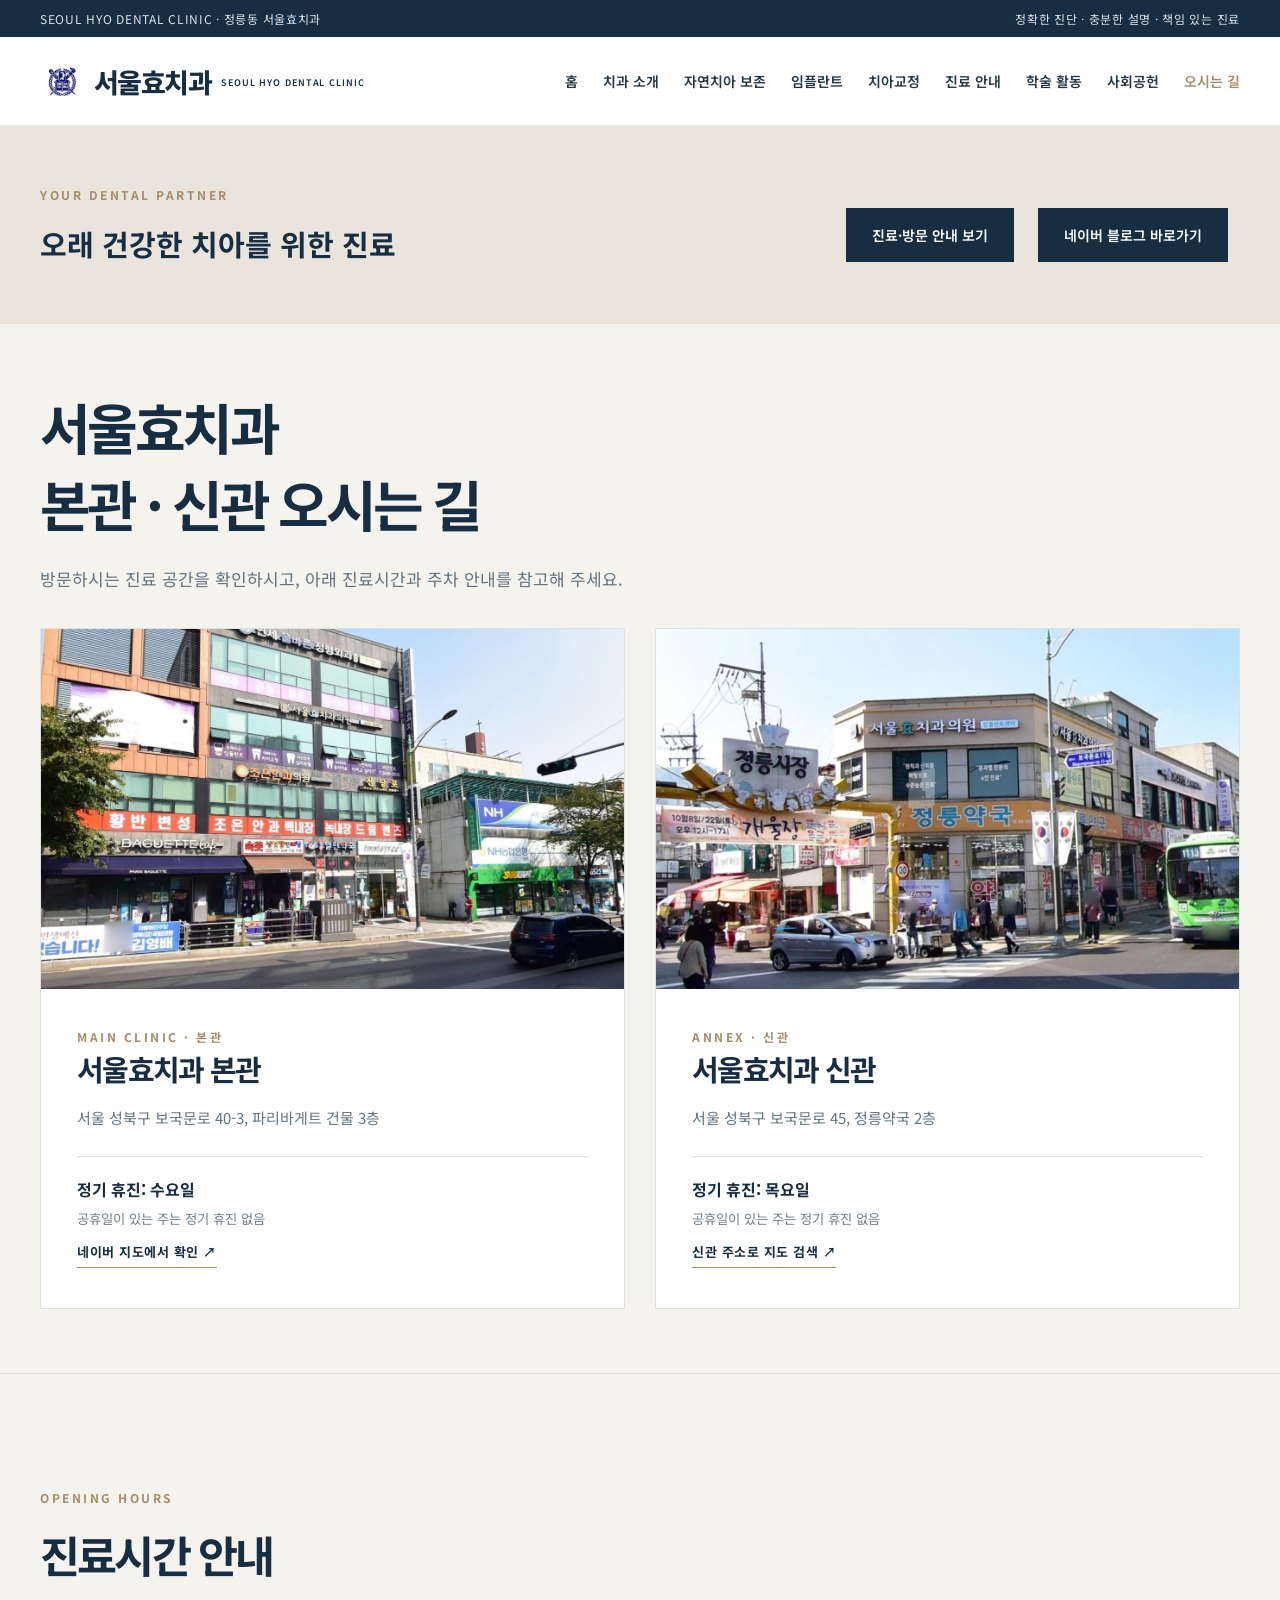
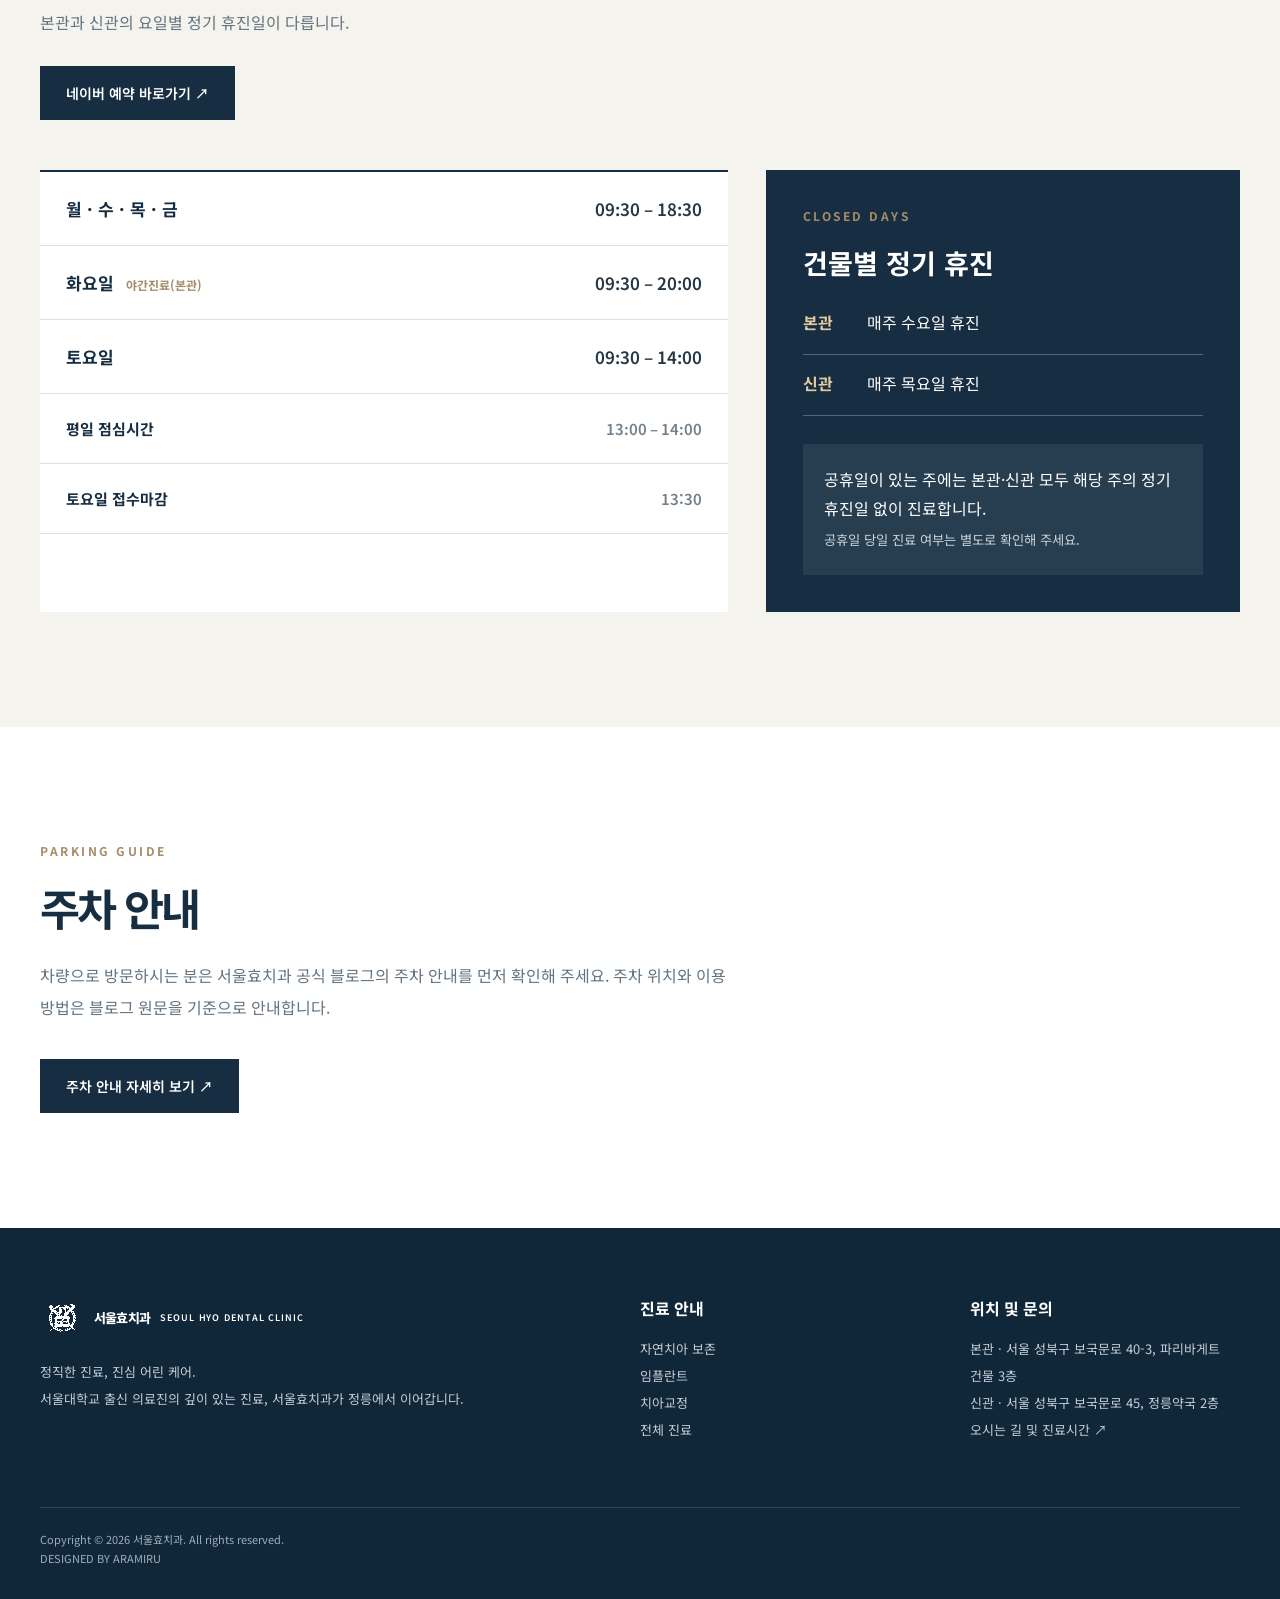
<file: visit.html>
<!DOCTYPE html>
<html lang="ko">
  <head><meta charset="utf-8"/><meta content="width=device-width, initial-scale=1" name="viewport"/><meta content="#162d42" name="theme-color"/><meta content="서울 성북구 정릉동 서울효치과. 자연치아 보존, 임플란트, 치아교정, 보철 및 예방 진료 정보를 안내합니다." name="description"/><title>오시는 길 | 서울효치과</title><link href="assets/style.css" rel="stylesheet"/>
    <script defer="" src="assets/site.js">
    </script>
  </head>
  <body>
    <div class="utility">
      <div class="wrap"><span>SEOUL HYO DENTAL CLINIC · 정릉동 서울효치과</span><span>정확한 진단 · 충분한 설명 · 책임 있는 진료</span>
      </div>
    </div>
    <header class="header">
      <div class="wrap header-in"><a class="logo" href="index.html">서울효치과<small>SEOUL HYO DENTAL CLINIC</small></a><button aria-expanded="false" aria-label="메뉴 열기" class="menu">☰</button>
        <nav aria-label="주 메뉴" class="nav"><a class="" href="index.html">홈</a><a class="" href="about.html">치과 소개</a><a class="" href="preservation.html">자연치아 보존</a><a class="" href="implant.html">임플란트</a><a class="" href="orthodontics.html">치아교정</a><a class="" href="treatments.html">진료 안내</a><a class="" href="academic.html">학술 활동</a><a class="" href="community.html">사회공헌</a><a class="active" href="visit.html">오시는 길</a>
        </nav>
      </div>
    </header>
    <main>
      <section class="ribbon">
        <div class="wrap">
          <div>
            <div class="eyebrow">YOUR DENTAL PARTNER</div>
            <h2>오래 건강한 치아를 위한 진료</h2>
          </div><div style="display:flex;gap:12px;flex-wrap:wrap;align-items:center"><a class="button" href="visit.html">진료·방문 안내 보기</a><a class="button" href="https://blog.naver.com/seoulhyodental" target="_blank" rel="noopener noreferrer">네이버 블로그 바로가기</a></div>
        </div>
      </section>

      <section class="page-hero" style="padding:clamp(36px,5vw,64px) 0">
        <div class="wrap">
          <h1 class="page-title">서울효치과<br/>본관 · 신관 오시는 길</h1>
          <p>방문하시는 진료 공간을 확인하시고, 아래 진료시간과 주차 안내를 참고해 주세요.</p>
          <div class="building-grid" style="margin-top:32px">
            <article class="building-card"><img alt="서울효치과 본관이 위치한 건물의 도로변 외관" src="assets/images/bongwan-exterior.jpg"/>
              <div class="building-content"><span class="eyebrow">MAIN CLINIC · 본관</span>
                <h3>서울효치과 본관</h3>
                <p>서울 성북구 보국문로 40-3, 파리바게트 건물 3층</p>
                <div class="building-off">정기 휴진: 수요일 <small>공휴일이 있는 주는 정기 휴진 없음</small>
                </div><a class="more" href="https://map.naver.com/p/entry/place/74625452" rel="noopener noreferrer" target="_blank">네이버 지도에서 확인 ↗</a>
              </div>
            </article>
            <article class="building-card"><img alt="정릉시장 입구 쪽 서울효치과 신관이 위치한 건물 외관" src="assets/images/singwan-exterior.jpg"/>
              <div class="building-content"><span class="eyebrow">ANNEX · 신관</span>
                <h3>서울효치과 신관</h3>
                <p>서울 성북구 보국문로 45, 정릉약국 2층</p>
                <div class="building-off">정기 휴진: 목요일 <small>공휴일이 있는 주는 정기 휴진 없음</small>
                </div><a class="more" href="https://map.naver.com/p/search/서울 성북구 보국문로 45" rel="noopener noreferrer" target="_blank">신관 주소로 지도 검색 ↗</a>
              </div>
            </article>
          </div>
        </div>
      </section>
      <section class="section alt" id="hours">
        <div class="wrap">
          <div class="section-head">
            <div class="eyebrow">OPENING HOURS</div>
            <h2>진료시간 안내</h2>
            <p class="desc">본관과 신관의 요일별 정기 휴진일이 다릅니다.</p><a class="button booking-button" href="https://m.booking.naver.com/booking/13/bizes/435488?theme=place" rel="noopener noreferrer" target="_blank">네이버 예약 바로가기 ↗</a>
          </div>
          <div class="hours-layout">
            <div class="hours-table">
              <div class="hours-row"><strong>월 · 수 · 목 · 금</strong><span>09:30 – 18:30</span>
              </div>
              <div class="hours-row"><strong>화요일 <em>야간진료(본관)</em></strong><span>09:30 – 20:00</span>
              </div>
              <div class="hours-row"><strong>토요일</strong><span>09:30 – 14:00</span>
              </div>
              <div class="hours-row subtle"><strong>평일 점심시간</strong><span>13:00 – 14:00</span>
              </div>
              <div class="hours-row subtle"><strong>토요일 접수마감</strong><span>13:30</span>
              </div>
            </div>
            <aside class="hours-aside">
              <div class="eyebrow">CLOSED DAYS</div>
              <h3>건물별 정기 휴진</h3>
              <p><strong>본관</strong> 매주 수요일 휴진</p>
                <p><strong>신관</strong> 매주 목요일 휴진</p>
                  <div class="notice">공휴일이 있는 주에는 본관·신관 모두 해당 주의 정기 휴진일 없이 진료합니다.<br/><small>공휴일 당일 진료 여부는 별도로 확인해 주세요.</small>
                </div>
              </aside>
            </div>
          </div>
        </section>
        <section class="section" id="parking">
          <div class="wrap">
            <div class="parking-single">
              <div>
                <div class="eyebrow">PARKING GUIDE</div>
                <h2>주차 안내</h2>
                <p class="desc">차량으로 방문하시는 분은 서울효치과 공식 블로그의 주차 안내를 먼저 확인해 주세요. 주차 위치와 이용 방법은 블로그 원문을 기준으로 안내합니다.</p><a class="button" href="https://blog.naver.com/seoulhyodental/224150404210" rel="noopener noreferrer" target="_blank">주차 안내 자세히 보기 ↗</a>
              </div>
            </div>
          </div>
        </section>
      </main>
      <footer class="footer">
        <div class="wrap">
          <div class="footer-top">
            <div><a class="logo" href="index.html">서울효치과<small>SEOUL HYO DENTAL CLINIC</small></a>
              <p>정직한 진료, 진심 어린 케어.<br/>서울대학교 출신 의료진의 깊이 있는 진료, 서울효치과가 정릉에서 이어갑니다.</p>
            </div>
            <div>
              <h4>진료 안내</h4>
              <p><a href="preservation.html">자연치아 보존</a><br/><a href="implant.html">임플란트</a><br/><a href="orthodontics.html">치아교정</a><br/><a href="treatments.html">전체 진료</a>
              </p>
            </div>
            <div>
              <h4>위치 및 문의</h4>
              <p>본관 · 서울 성북구 보국문로 40-3, 파리바게트 건물 3층<br/>신관 · 서울 성북구 보국문로 45, 정릉약국 2층<br/><a href="visit.html">오시는 길 및 진료시간 ↗</a>
            </p>
          </div>
        </div>
        <div class="foot-bottom">Copyright © 2026 서울효치과. All rights reserved.<br/>DESIGNED BY ARAMIRU</div>
      </div>
    </footer>
  </body>
</html>
</file>
<file: assets/style.css>
@import url('https://fonts.googleapis.com/css2?family=Noto+Sans+KR:wght@300;400;500;600;700;800&display=swap');
:root{--navy:#162d42;--ink:#253745;--muted:#71808b;--line:#dce1e2;--cream:#f5f3ee;--sand:#e9e5dc;--white:#fff;--gold:#a58d67}*{box-sizing:border-box}html{scroll-behavior:smooth}body{margin:0;font-family:'Noto Sans KR',Arial,sans-serif;color:var(--ink);background:#fff;word-break:keep-all}a{color:inherit;text-decoration:none}button{font:inherit}.wrap{width:min(1200px,calc(100% - 64px));margin:auto}.utility{background:var(--navy);color:#dce4e9;font-size:12px;letter-spacing:.06em}.utility .wrap{display:flex;justify-content:space-between;padding:10px 0}.header{background:#fff;border-bottom:1px solid #e8ebed;position:sticky;top:0;z-index:30}.header-in{height:88px;display:flex;align-items:center;justify-content:space-between;gap:20px}.logo{font-size:27px;font-weight:800;letter-spacing:-.08em;color:var(--navy);white-space:nowrap}.logo small{display:block;font-size:9px;font-weight:600;letter-spacing:.16em;margin-top:2px}.nav{display:flex;gap:25px;align-items:center;font-size:14px;font-weight:600}.nav a:hover,.nav a.active{color:#a58d67}.nav-cta{border:1px solid var(--navy);padding:12px 18px}.menu{display:none;border:0;background:transparent;font-size:24px}.eyebrow{font-size:12px;font-weight:700;letter-spacing:.21em;color:var(--gold);margin-bottom:19px}.hero{background:var(--cream);overflow:hidden}.hero-inner{min-height:620px;display:grid;grid-template-columns:1fr 1fr;align-items:stretch}.hero-copy{padding:112px 70px 100px 0}.hero h1{font-size:clamp(40px,4.2vw,66px);letter-spacing:-.075em;line-height:1.32;color:var(--navy);margin:0 0 26px;font-weight:700}.lead{font-size:18px;line-height:1.95;color:#586978;max-width:570px}.photo{position:relative;display:flex;flex-direction:column;justify-content:center;align-items:center;text-align:center;gap:9px;background:linear-gradient(140deg,#d5dad9,#e5e3dc 52%,#d3d6d4);min-height:270px;color:#61707a;overflow:hidden}.photo:before{content:'';position:absolute;inset:17px;border:1px solid rgba(255,255,255,.8)}.photo:after{content:'PHOTO';position:absolute;top:31px;left:32px;font-size:11px;letter-spacing:.3em;color:#88949b}.photo strong{font-size:19px;font-weight:500;z-index:1}.photo span{font-size:12px;z-index:1}.hero-photo{min-height:620px}.section{padding:115px 0}.section.alt{background:var(--cream)}.section.dark{background:var(--navy);color:#fff}.section.dark .muted,.section.dark .desc{color:#b9c5cc}.section-head{margin-bottom:50px}.section-head.center{text-align:center}.section h2,.page-title{font-size:clamp(32px,3.4vw,48px);line-height:1.4;letter-spacing:-.065em;color:var(--navy);margin:0 0 20px;font-weight:700}.section.dark h2{color:white}.desc{font-size:16px;line-height:2;color:#647481;max-width:690px}.split{display:grid;grid-template-columns:1fr 1fr;gap:80px;align-items:center}.split.reverse .photo{order:2}.number-grid{display:grid;grid-template-columns:repeat(3,1fr);gap:0;border-top:1px solid var(--line);border-bottom:1px solid var(--line)}.principle{padding:45px 35px;border-right:1px solid var(--line)}.principle:first-child{padding-left:0}.principle:last-child{border:0}.principle b{color:var(--gold);font-size:13px;letter-spacing:.14em}.principle h3{font-size:23px;letter-spacing:-.06em;margin:20px 0}.principle p,.tile p,.copy p{color:#6b7982;line-height:1.95;font-size:15px}.tiles{display:grid;grid-template-columns:repeat(3,1fr);gap:22px}.tile{border:1px solid var(--line);background:#fff}.tile .photo{min-height:230px}.tile-copy{padding:28px 27px 33px}.tile h3{font-size:22px;letter-spacing:-.05em;margin:0 0 10px;color:var(--navy)}.tile a.more,.more{display:inline-block;margin-top:14px;font-size:13px;font-weight:700;letter-spacing:.04em;color:var(--navy);border-bottom:1px solid var(--gold);padding-bottom:6px}.big-stat{font-size:72px;letter-spacing:-.08em;color:var(--navy);font-weight:700}.button{display:inline-block;background:var(--navy);color:#fff;padding:17px 26px;font-size:14px;font-weight:600;margin:20px 12px 0 0}.button.light{background:transparent;color:var(--navy);border:1px solid var(--navy)}.button.white{background:white;color:var(--navy)}.page-hero{background:var(--cream);padding:96px 0 100px;border-bottom:1px solid var(--line)}.page-hero .page-title{font-size:clamp(38px,4.3vw,62px)}.page-hero p{font-size:17px;line-height:2;color:#647481;max-width:720px}.crumb{font-size:12px;color:#7a8790;margin-bottom:32px}.info-grid{display:grid;grid-template-columns:repeat(2,1fr);gap:24px}.info{padding:32px;border:1px solid var(--line)}.info h3{font-size:22px;color:var(--navy);margin:0 0 14px}.info p{line-height:1.9;color:#687781}.gallery{display:grid;grid-template-columns:repeat(3,1fr);gap:18px}.gallery .photo{min-height:270px}.faq details{border-bottom:1px solid var(--line);padding:25px 0}.faq summary{font-size:18px;font-weight:600;color:var(--navy);cursor:pointer}.faq p{color:#677681;line-height:1.95}.footer{background:#102639;color:#c3cdd5;padding:68px 0 30px}.footer-top{display:grid;grid-template-columns:2fr 1fr 1fr;gap:60px}.footer .logo{color:#fff}.footer p,.footer a{font-size:13px;line-height:2.1}.footer h4{color:#fff;margin:0 0 15px}.foot-bottom{border-top:1px solid #344757;margin-top:50px;padding-top:22px;font-size:11px;line-height:1.8;color:#9faeb9}.note{background:#f7f3e9;border-left:3px solid var(--gold);padding:18px 22px;font-size:13px;line-height:1.9;color:#6c6659}.ribbon{padding:60px 0;background:#e9e5dc}.ribbon .wrap{display:flex;align-items:center;justify-content:space-between;gap:20px}.ribbon h2{font-size:29px;color:var(--navy);margin:0}.steps{counter-reset:step;display:grid;grid-template-columns:repeat(3,1fr);gap:25px}.step{border-top:2px solid var(--navy);padding-top:26px}.step:before{counter-increment:step;content:'0' counter(step);display:block;color:var(--gold);font-size:14px;font-weight:700}.step h3{color:var(--navy);font-size:20px}.step p{color:#677681;line-height:1.9}.line{height:1px;background:var(--line);margin:40px 0}@media(max-width:1000px){.nav{gap:12px;font-size:12px}.split{gap:35px}.hero-copy{padding-right:25px}}@media(max-width:760px){.wrap{width:min(100% - 36px,1200px)}.utility .wrap span:last-child{display:none}.header-in{height:70px}.logo{font-size:22px}.menu{display:block}.nav{display:none;position:absolute;top:70px;left:0;right:0;background:#fff;padding:20px;box-shadow:0 15px 25px #0002;flex-direction:column;align-items:stretch;gap:0}.nav.open{display:flex}.nav a{padding:12px;border-bottom:1px solid #eee}.hero-inner,.split,.info-grid{grid-template-columns:1fr}.hero-copy{padding:70px 0 60px}.hero-photo{min-height:350px}.section{padding:75px 0}.number-grid,.tiles,.gallery,.steps{grid-template-columns:1fr}.principle{padding:30px 0;border-right:0;border-bottom:1px solid var(--line)}.principle:last-child{border:0}.split.reverse .photo{order:0}.footer-top{grid-template-columns:1fr;gap:20px}.ribbon .wrap{display:block}.page-hero{padding:70px 0}.gallery .photo{min-height:220px}}
/* LOCATION / BUILDINGS */
.building-grid{display:grid;grid-template-columns:1fr 1fr;gap:30px}.building-card{border:1px solid var(--line);background:white;overflow:hidden}.building-card img{display:block;width:100%;height:360px;object-fit:cover}.building-content{padding:34px 36px 40px}.building-content h3{font-size:29px;letter-spacing:-.06em;color:var(--navy);margin:0 0 12px}.building-content p{font-size:15px;line-height:1.85;color:#657681}.building-off{border-top:1px solid var(--line);padding-top:20px;margin-top:24px;color:var(--navy);font-weight:700}.building-off small{display:block;color:#71808b;font-weight:400;margin-top:8px}.small-note{font-size:12px!important;line-height:1.8!important;color:#859099!important;margin-top:18px}.hours-layout{display:grid;grid-template-columns:1.45fr 1fr;gap:38px;align-items:stretch}.hours-table{border-top:2px solid var(--navy);background:#fff}.hours-row{display:flex;justify-content:space-between;align-items:center;gap:18px;border-bottom:1px solid var(--line);padding:24px 26px;font-size:17px}.hours-row strong{color:var(--navy)}.hours-row span{font-weight:600;white-space:nowrap}.hours-row em{font-style:normal;font-size:12px;color:var(--gold);margin-left:7px}.hours-row.subtle{font-size:15px;color:#73818a}.hours-aside{padding:37px;background:var(--navy);color:white}.hours-aside h3{font-size:27px;margin:0 0 28px}.hours-aside p{border-bottom:1px solid #526476;padding-bottom:20px}.hours-aside p strong{display:inline-block;min-width:60px;color:#e2caa3}.notice{background:#ffffff13;padding:21px;margin-top:28px;line-height:1.85}.notice small{color:#c8d3d9}.parking-panel{background:var(--cream);padding:48px;min-height:290px}.parking-panel h3{font-size:27px;color:var(--navy)}.parking-panel p{line-height:1.9;color:#647481}.parking-panel a{display:inline-block;margin-top:18px;border-bottom:1px solid var(--gold);font-weight:700;color:var(--navy)}@media(max-width:760px){.building-grid,.hours-layout{grid-template-columns:1fr}.building-card img{height:260px}.building-content{padding:25px}.hours-row{padding:19px 13px;font-size:14px}.hours-row.subtle{font-size:13px}.hours-aside,.parking-panel{padding:28px}}

/* V4 activity archive and staff */
.archive-grid{display:grid;grid-template-columns:repeat(3,minmax(0,1fr));gap:24px}.archive-card{margin:0;background:#fff;border:1px solid var(--line);overflow:hidden}.archive-card img{width:100%;height:260px;object-fit:cover;display:block}.archive-card figcaption{padding:22px 24px 28px;min-height:110px}.archive-card figcaption .eyebrow{display:block;margin-bottom:9px}.archive-card strong{font-size:16px;line-height:1.5;color:var(--navy);overflow-wrap:anywhere}.doctor-grid{display:grid;grid-template-columns:repeat(3,minmax(0,1fr));gap:24px}.doctor-card{background:#fff;border:1px solid var(--line)}.doctor-photo{height:330px;background:linear-gradient(145deg,#d8dedf,#e9e6df);display:flex;align-items:center;justify-content:center;color:#88949b;font-size:13px}.doctor-copy{padding:32px}.doctor-copy h3{font-size:29px;margin:0 0 10px;color:var(--navy)}.doctor-copy h3 small{font-size:14px;font-weight:400}.doctor-specialty{font-weight:700;color:var(--navy)}.doctor-copy p{line-height:1.8}.doctor-bio{margin-top:25px;border-top:1px solid var(--line);padding-top:22px;font-size:13px;color:#73818a}.doctor-bio strong{color:var(--navy)}.doctor-bio p{margin:8px 0}.parking-single{max-width:760px}.booking-button{margin-top:12px}@media(max-width:900px){.archive-grid,.doctor-grid{grid-template-columns:repeat(2,minmax(0,1fr))}}@media(max-width:600px){.archive-grid,.doctor-grid{grid-template-columns:1fr}.archive-card img{height:250px}.doctor-photo{height:290px}}

/* 서울효치과 워드마크 앞 서울대학교 마크: 제공 이미지 기반 */
.logo{display:inline-flex;align-items:center;gap:10px;letter-spacing:-.06em}
.logo::before{content:"";display:inline-block;flex:0 0 44px;width:44px;height:44px;background-image:url("[data-uri]");background-repeat:no-repeat;background-position:center;background-size:contain}
.logo small{letter-spacing:.10em}
@media(max-width:600px){.logo{gap:6px;font-size:22px}.logo::before{flex-basis:34px;width:34px;height:34px}}

/* Footer: 흰 배경 없는 흰색 서울대 문장 */
.footer .logo::before{background-color:transparent;filter:grayscale(1) invert(1) contrast(100);mix-blend-mode:screen}

/* 진료 분야: 모든 카드의 이미지 비율과 표시 영역 통일 */
.tiles .tile .treatment-photo{height:auto;min-height:0;aspect-ratio:4/3;overflow:hidden;position:relative;background:#f3f3f1}
.tiles .tile .treatment-photo img{display:block;width:100%;height:100%;position:absolute;inset:0;object-fit:cover;object-position:center}
.tiles .tile .treatment-photo span{display:none}
.tiles .tile .treatment-photo img[style*="display: none"] + span{display:block;position:absolute;top:50%;left:0;width:100%;transform:translateY(-50%);text-align:center;color:#162d42;font-weight:700}

/* About: trust and patient stories */
.trust-section{background:#faf8f5}.trust-title{font-size:clamp(30px,3.2vw,46px);letter-spacing:-.055em;margin:12px 0 34px;color:#211f1e}.trust-title em{font-style:italic;color:#b99b63}.trust-layout{display:grid;grid-template-columns:1fr 1fr;gap:34px;align-items:start}.trust-stats{display:grid;grid-template-columns:repeat(2,minmax(0,1fr));gap:14px}.trust-stat{min-height:125px;background:#f4f0eb;border:1px solid #e7e0d7;border-radius:12px;display:flex;flex-direction:column;justify-content:center;align-items:center;gap:8px;text-align:center}.trust-stat strong{font-family:Georgia,serif;font-size:32px;line-height:1;color:#202020}.trust-stat strong small{font-family:inherit;font-size:19px}.trust-stat span{font-size:13px;color:#8a796b}.trust-promises{display:grid;gap:10px}.trust-promises>div{display:flex;align-items:center;gap:13px;background:#f4f0eb;border:1px solid #e7e0d7;border-radius:10px;padding:17px 20px;color:#34302d;font-size:15px}.trust-check{display:grid;place-items:center;flex:0 0 25px;height:25px;background:#262626;color:white;border-radius:50%;font-size:13px}.reviews-section{background:#f3efe9}.review-intro{margin:-12px 0 28px;color:#857b71;font-size:14px}.review-grid{display:grid;grid-template-columns:repeat(3,minmax(0,1fr));gap:18px}.review-card{background:#fff;border-radius:12px;padding:26px 24px;min-height:190px}.review-placeholder{font-weight:700;color:#b99b63;font-size:15px;margin-bottom:18px}.review-card p{color:#555;line-height:1.8;font-size:14px}.review-card span{display:block;color:#9a9188;font-size:12px;margin-top:18px}@media(max-width:760px){.trust-layout{grid-template-columns:1fr}.review-grid{grid-template-columns:1fr}.trust-stat{min-height:105px}.trust-promises>div{font-size:14px;padding:15px}}

/* About reference composition: spacious full-width two-column trust panel and three review cards */
.trust-section,.reviews-section{padding:64px 0 72px}
.trust-section .wrap,.reviews-section .wrap{width:min(1500px,calc(100% - 48px))}
.trust-section{background:#faf9f7}
.trust-section .eyebrow{font-size:11px;letter-spacing:.06em;color:#b89960;margin-bottom:6px}
.trust-section .trust-title,.reviews-section .trust-title{font-size:clamp(30px,2.8vw,42px);line-height:1.25;margin:0 0 38px;color:#24211e}
.trust-title em{color:#b79960;font-style:italic;font-weight:700}
.trust-layout{grid-template-columns:1fr 1fr;gap:28px}
.trust-stats{gap:12px}
.trust-stat{height:120px;min-height:0;border:1px solid #e7e0d7;background:#f5f2ed;border-radius:12px;gap:6px}
.trust-stat strong{font-size:38px;letter-spacing:-.06em;font-weight:700;color:#1f1d1c}
.trust-stat strong small{font-size:21px;font-weight:400}
.trust-stat span{font-size:12px;color:#a4978b}
.trust-promises{gap:10px}
.trust-promises>div{min-height:68px;background:#f5f2ed;border-color:#e7e0d7;padding:15px 22px;border-radius:11px;font-size:14px}
.trust-check{background:#222;color:#fff;width:28px;height:28px;flex-basis:28px}
.reviews-section{background:#f4f0ea}
.reviews-section .eyebrow{display:inline-block;background:#03bf5b;color:white;border-radius:99px;padding:5px 11px;letter-spacing:0;font-size:11px;margin-bottom:12px}
.reviews-section .trust-title{margin-bottom:16px}
.reviews-section .review-intro{margin:0 0 32px;font-size:13px;color:#82786f}
.review-grid{gap:16px}
.review-card{border:1px solid #eeeae5;border-radius:12px;min-height:190px;padding:30px 27px;box-shadow:none}
.review-card .review-placeholder{color:#c19a56;font-size:15px;margin-bottom:18px}
.review-card p{font-size:14px;line-height:1.85;color:#615b55}
.review-card span{font-size:12px;color:#a3978c}
@media(min-width:1100px){.trust-section .wrap,.reviews-section .wrap{width:calc(100% - 64px);max-width:1600px}}
@media(max-width:760px){.trust-section,.reviews-section{padding:50px 0 56px}.trust-section .wrap,.reviews-section .wrap{width:calc(100% - 32px)}.trust-layout{grid-template-columns:1fr;gap:20px}.trust-stats{gap:10px}.trust-stat{height:104px}.trust-stat strong{font-size:30px}.trust-promises>div{min-height:58px}.review-grid{grid-template-columns:1fr}.review-card{min-height:150px;padding:24px}}


/* Academic page: lecture photo with gentle Ken Burns motion */
.academic-hero{overflow:hidden}
.academic-hero-layout{display:grid;grid-template-columns:minmax(0,1.08fr) minmax(0,1fr);align-items:center;gap:clamp(30px,4vw,70px)}
.academic-hero-copy{min-width:0}
.academic-hero-media{height:clamp(330px,30vw,510px);overflow:hidden;border-radius:4px;background:#e7e3dd}
.academic-hero-media img{display:block;width:100%;height:100%;object-fit:cover;object-position:center;animation:academic-ken-burns 13s ease-in-out infinite alternate;transform-origin:center center}
@keyframes academic-ken-burns{0%{transform:scale(1)}100%{transform:scale(1.085)}}
@media(max-width:760px){.academic-hero-layout{grid-template-columns:1fr;gap:30px}.academic-hero-media{height:clamp(230px,58vw,380px)}}
@media(prefers-reduced-motion:reduce){.academic-hero-media img{animation:none}}


/* About: sterilization and digital dentistry equipment gallery */
.clinic-tech-section{background:#faf9f6}
.clinic-tech-section .section-head{max-width:920px;margin-bottom:52px}
.clinic-tech-section .section-head .desc{max-width:820px}
.clinic-tech-heading{margin:0 0 24px;max-width:940px}
.clinic-tech-number{display:block;color:var(--gold);font-size:12px;letter-spacing:.17em;font-weight:700;margin-bottom:12px}
.clinic-tech-heading h3{font-size:clamp(25px,2.4vw,34px);letter-spacing:-.055em;color:var(--navy);margin:0 0 13px}
.clinic-tech-heading p{font-size:15px;line-height:1.95;color:#647481;margin:0}
.clinic-tech-heading-second{margin-top:78px}
.clinic-tech-grid{display:grid;gap:22px}
.clinic-tech-grid-two{grid-template-columns:repeat(2,minmax(0,1fr))}
.clinic-tech-grid-three{grid-template-columns:repeat(3,minmax(0,1fr))}
.clinic-tech-card{min-width:0;background:white;border:1px solid #e5e3df;border-radius:12px;overflow:hidden}
.clinic-tech-image{height:300px;background:#f1f1ee;display:flex;align-items:center;justify-content:center;overflow:hidden}
.clinic-tech-image img{display:block;width:100%;height:100%;object-fit:contain;padding:16px;transition:transform .6s ease}
.clinic-tech-card:hover .clinic-tech-image img{transform:scale(1.045)}
.clinic-tech-copy{padding:25px 27px 30px}
.clinic-tech-tag{display:block;font-size:11px;font-weight:700;letter-spacing:.09em;color:var(--gold);margin-bottom:11px}
.clinic-tech-copy h4{font-size:22px;letter-spacing:-.045em;color:var(--navy);margin:0 0 12px}
.clinic-tech-copy p{font-size:14px;line-height:1.9;color:#66747d;margin:0}
@media(max-width:900px){.clinic-tech-grid-three{grid-template-columns:repeat(2,minmax(0,1fr))}}
@media(max-width:650px){.clinic-tech-grid-two,.clinic-tech-grid-three{grid-template-columns:1fr}.clinic-tech-image{height:250px}.clinic-tech-heading-second{margin-top:58px}.clinic-tech-section .section-head{margin-bottom:38px}}


/* About: daily morning treatment planning meeting photo */
.about-team-photo{width:100%;height:100%;min-height:370px;overflow:hidden;border-radius:8px;background:#f2f0eb}
.about-team-photo img{display:block;width:100%;height:100%;min-height:370px;object-fit:cover;object-position:center center}
@media(max-width:760px){.about-team-photo,.about-team-photo img{min-height:250px}.about-team-photo img{aspect-ratio:16/10}}


/* Home hero: shorter, edge-to-edge photo with subtle motion */
.hero .hero-inner{min-height:520px}
.hero .hero-copy{padding-top:75px;padding-bottom:70px}
.hero .hero-single-photo{height:520px;min-height:0;min-width:0;overflow:hidden;position:relative;display:block;background:transparent}
.hero .hero-single-photo img{display:block;width:100%;height:100%;max-height:none;object-fit:cover;object-position:center center;animation:home-hero-breathe 12s ease-in-out infinite alternate;transform-origin:center}
@keyframes home-hero-breathe{from{transform:scale(1)}to{transform:scale(1.025)}}
@media(max-width:760px){.hero .hero-inner{min-height:0}.hero .hero-copy{padding-top:55px;padding-bottom:45px}.hero .hero-single-photo{height:340px}}
@media(prefers-reduced-motion:reduce){.hero .hero-single-photo img{animation:none}}




/* Homepage academic and community representative photos */
.home-activity-photo{width:100%;min-width:0;min-height:350px;overflow:hidden;border-radius:4px;background:#e6e4df;align-self:stretch}
.home-activity-photo img{display:block;width:100%;height:100%;min-height:350px;object-fit:cover;object-position:center}
@media(max-width:760px){.home-activity-photo,.home-activity-photo img{min-height:260px}}


/* Doctor portraits: balanced proportions and consistent warm-neutral backdrop */
.doctor-grid .doctor-photo{overflow:hidden;background:#f0eeeb}
.doctor-grid .doctor-photo img{max-width:100%;max-height:100%;object-fit:contain;object-position:center bottom}
.doctor-grid .doctor-photo-kim img{width:84%!important;height:94%!important;object-position:center bottom!important;mix-blend-mode:multiply;-webkit-mask-image:radial-gradient(ellipse 78% 83% at 50% 52%,#000 73%,transparent 100%);mask-image:radial-gradient(ellipse 78% 83% at 50% 52%,#000 73%,transparent 100%)}
.doctor-grid .doctor-photo-mok img{mix-blend-mode:multiply;-webkit-mask-image:linear-gradient(to right,transparent,#000 9%,#000 91%,transparent);mask-image:linear-gradient(to right,transparent,#000 9%,#000 91%,transparent)}


/* Orthodontics: age-specific care and treatment case slots */
.ortho-senior{margin-top:24px;padding:25px 30px;border:1px solid var(--line);background:#fff}
.ortho-senior strong{display:block;color:var(--navy);margin-bottom:10px}
.ortho-senior p{margin:0;line-height:1.85;color:#596b76}
.ortho-cases{display:grid;gap:30px}
.ortho-case{border:1px solid var(--line);background:#fff;overflow:hidden}
.ortho-case-images{display:grid;grid-template-columns:repeat(2,minmax(0,1fr));gap:2px;background:var(--line)}
.ortho-case-placeholder{min-height:245px;padding:22px;background:#eef1f2;display:flex;flex-direction:column;align-items:center;justify-content:center;text-align:center;gap:12px;color:#667783}
.ortho-case-placeholder span{font-size:12px;letter-spacing:.16em;font-weight:700;color:var(--navy)}
.ortho-case-placeholder strong{font-size:15px;font-weight:500}
.ortho-case-copy{padding:24px 28px}
.ortho-case-copy h3{margin:0 0 8px;color:var(--navy)}
.ortho-case-copy p{margin:0;line-height:1.7;color:#667783}
.ortho-case-note{font-size:13px;color:#74818b;line-height:1.8;margin-top:18px}
@media(max-width:600px){.ortho-case-placeholder{min-height:170px;padding:12px}.ortho-case-placeholder strong{font-size:12px}.ortho-case-copy{padding:20px}}

/* Four matching age-group cards on orthodontics page */
.ortho-age-grid{grid-template-columns:repeat(4,minmax(0,1fr))}
.ortho-age-grid .principle{padding:36px 22px}
.ortho-age-grid .principle:first-child{padding-left:0}
.ortho-age-grid .principle:last-child{padding-right:0}
@media(max-width:900px){.ortho-age-grid{grid-template-columns:repeat(2,minmax(0,1fr))}.ortho-age-grid .principle{padding:28px 20px}.ortho-age-grid .principle:nth-child(2){border-right:0}.ortho-age-grid .principle:nth-child(-n+2){border-bottom:1px solid var(--line)}}
@media(max-width:520px){.ortho-age-grid{grid-template-columns:1fr}.ortho-age-grid .principle{padding:24px 0;border-right:0;border-bottom:1px solid var(--line)}.ortho-age-grid .principle:last-child{border-bottom:0}}

/* Orthodontic before/after image pairs */
.ortho-case-photo{margin:0;min-width:0;background:#eef1f2;position:relative;display:flex;flex-direction:column}
.ortho-case-photo img{display:block;width:100%;height:270px;object-fit:contain;background:#eef1f2}
.ortho-case-photo figcaption{padding:10px 12px;text-align:center;font-size:12px;letter-spacing:.15em;font-weight:700;color:var(--navy);background:#f7f8f8}
@media(max-width:600px){.ortho-case-photo img{height:180px}}


/* Advanced implant landing page */
.implant-hero{background:linear-gradient(125deg,#142c41 0%,#25455a 100%);color:#fff}
.implant-hero .crumb,.implant-hero .eyebrow{color:#d9c7a8}
.implant-hero .page-title,.implant-hero p{color:#fff}
.implant-hero p{max-width:790px;opacity:.88;line-height:1.9}
.implant-complex-grid{display:grid;grid-template-columns:repeat(2,minmax(0,1fr));gap:18px}
.implant-complex-card{background:#f7f8f8;border:1px solid var(--line);padding:34px;display:flex;flex-direction:column;min-height:275px}
.implant-complex-no{font-size:12px;letter-spacing:.13em;color:#a48c68;font-weight:700}
.implant-complex-card h3{font-size:24px;color:var(--navy);margin:21px 0 13px;letter-spacing:-.04em}
.implant-complex-card p{color:#667783;line-height:1.9;font-size:15px;margin:0 0 18px}
.implant-complex-card span{margin-top:auto;font-size:13px;color:#8a7454}
.implant-statement{padding:55px 60px;background:#173349;color:#fff}
.implant-statement .eyebrow{color:#d9c7a8}
.implant-statement h2{font-size:clamp(28px,3.3vw,44px);line-height:1.4;letter-spacing:-.05em;margin:17px 0;color:#fff}
.implant-statement p{max-width:780px;line-height:2;color:#e0e8ed}
.implant-case-grid{display:grid;grid-template-columns:repeat(3,minmax(0,1fr));gap:22px}
.implant-case{border:1px solid var(--line);background:#fff}
.implant-case-visual{aspect-ratio:4/3;background:linear-gradient(145deg,#e9eef0,#dce3e5);display:flex;flex-direction:column;justify-content:center;align-items:center;gap:12px;padding:20px;text-align:center;color:var(--navy)}
.implant-case-visual span{font-size:12px;letter-spacing:.16em;color:#a48c68;font-weight:700}
.implant-case-visual strong{font-size:17px;line-height:1.5}
.implant-case-visual small{font-size:12px;color:#7b8b94}
.implant-case h3{padding:22px 22px 0;margin:0;color:var(--navy);font-size:20px}
.implant-case p{padding:0 22px 24px;color:#687781;line-height:1.8;font-size:14px}
@media(max-width:760px){.implant-complex-grid,.implant-case-grid{grid-template-columns:1fr}.implant-complex-card{min-height:0;padding:27px}.implant-statement{padding:34px 25px}.implant-case-visual{aspect-ratio:16/9}}
</file>
